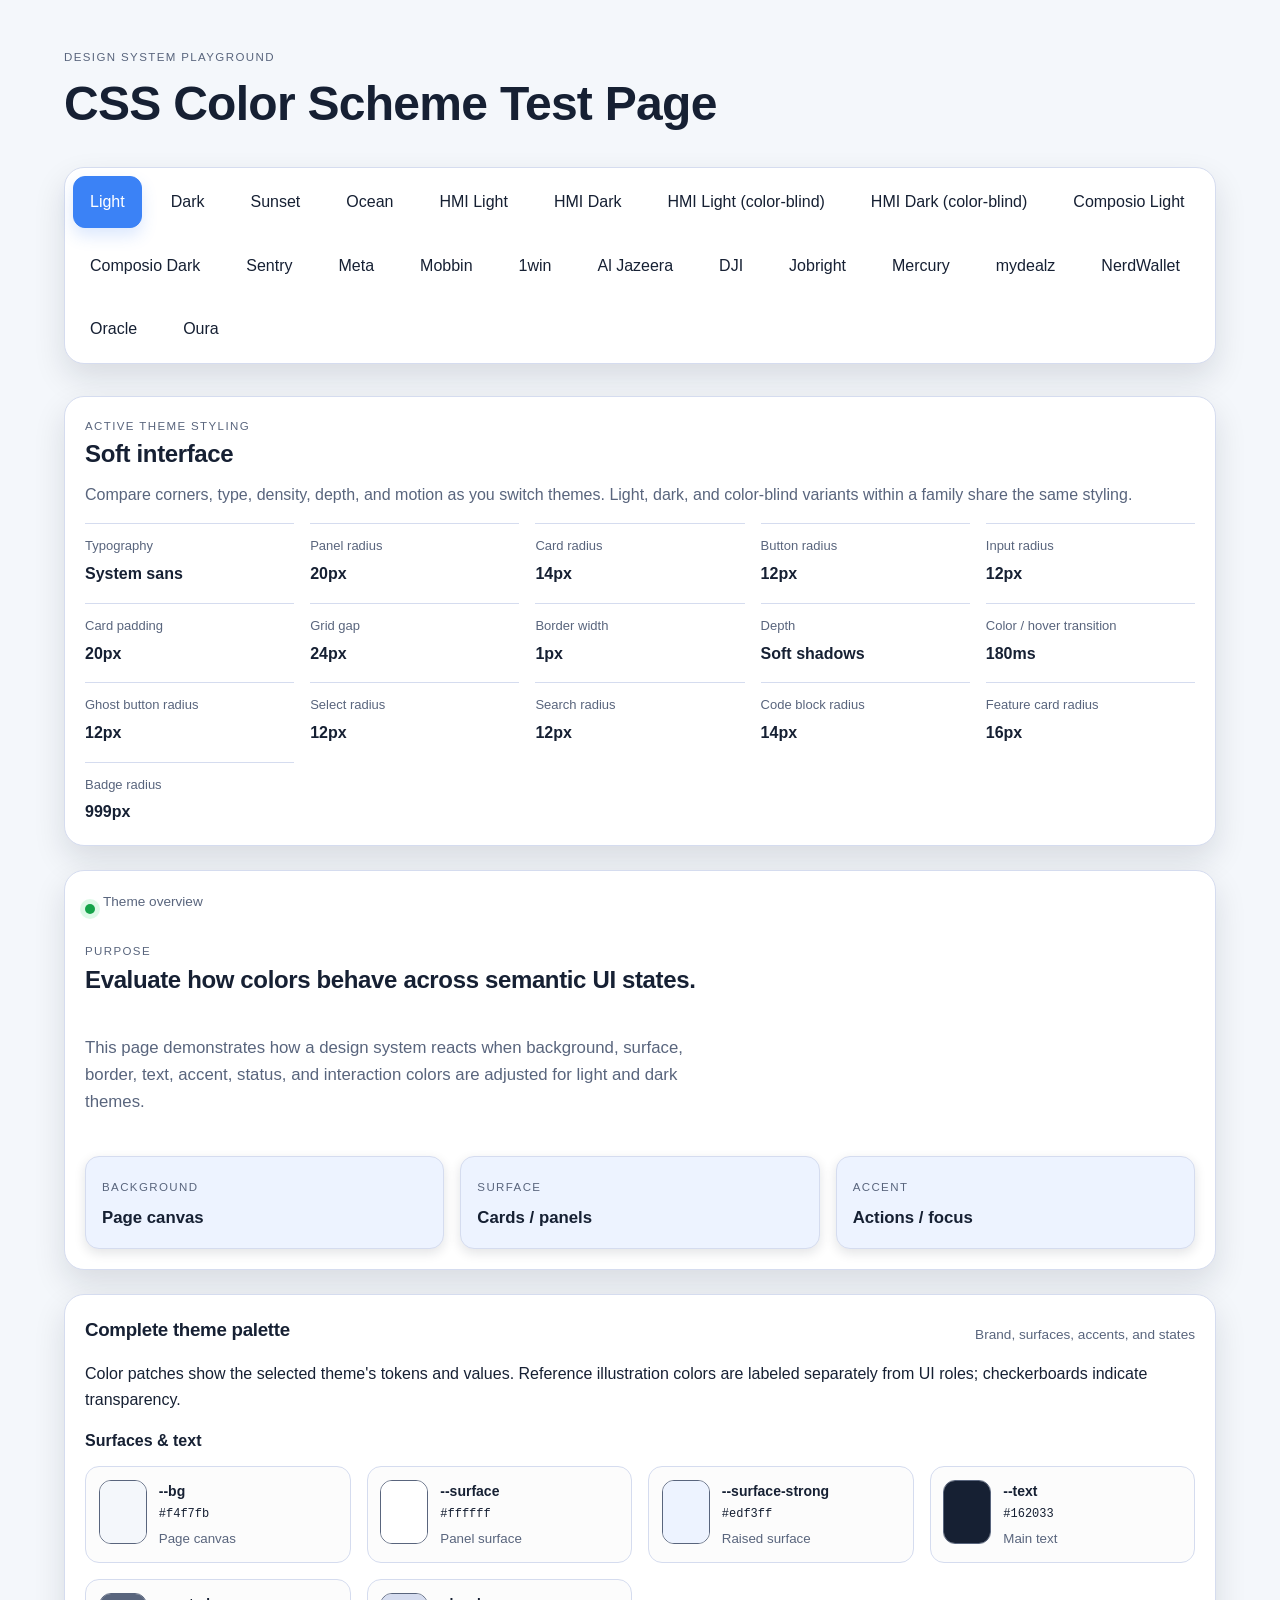
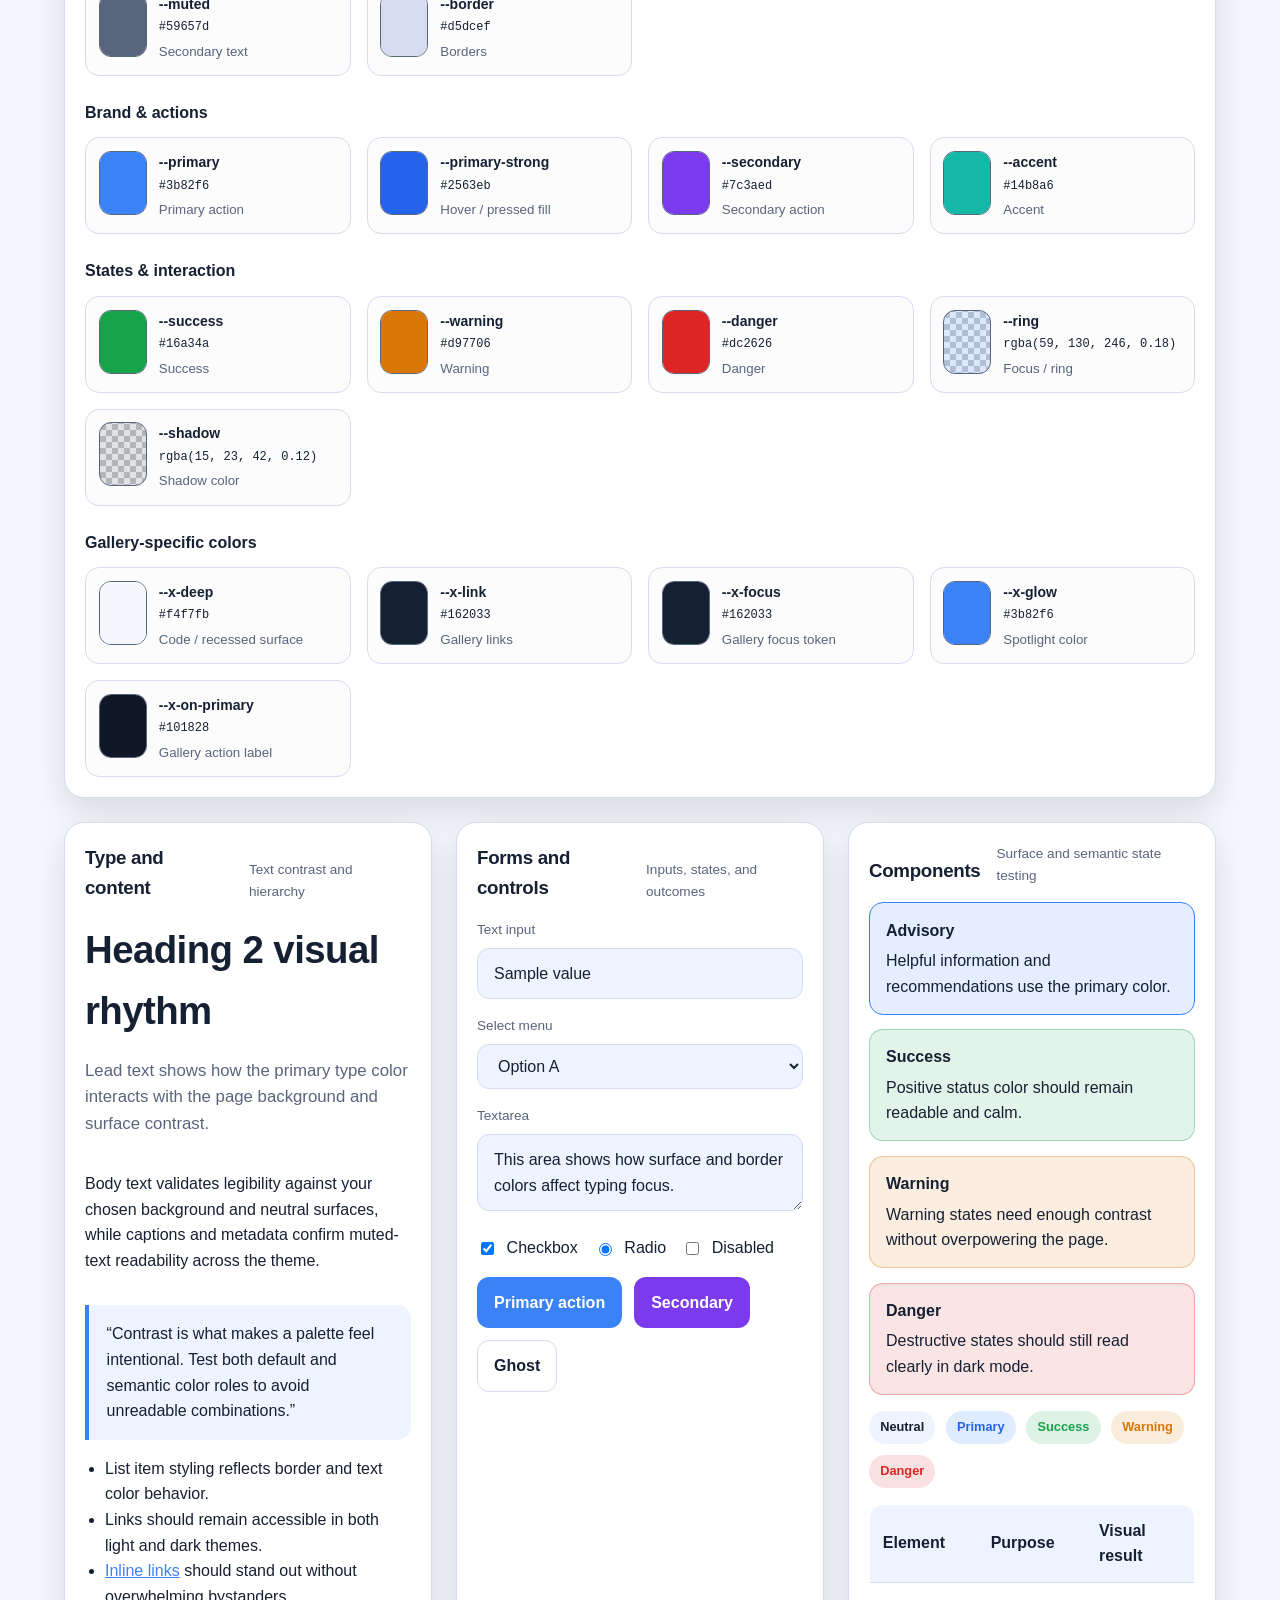
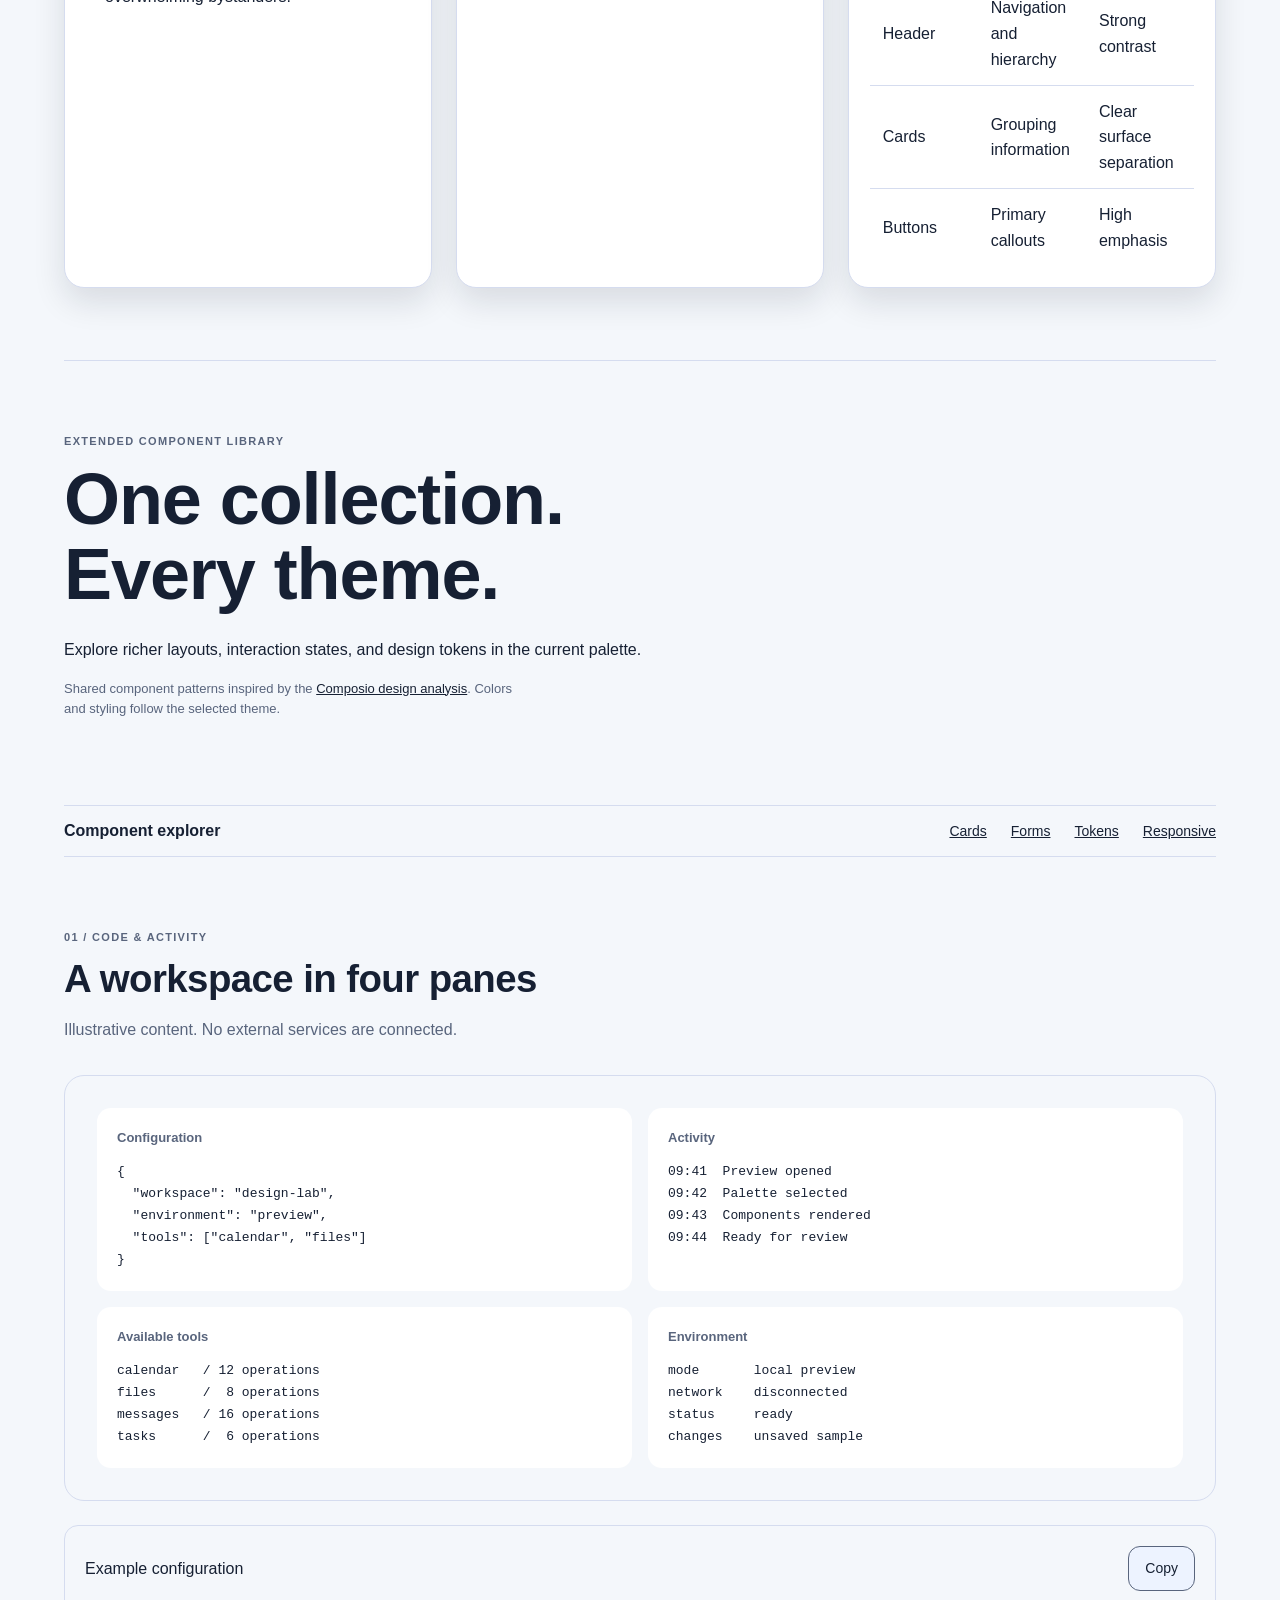
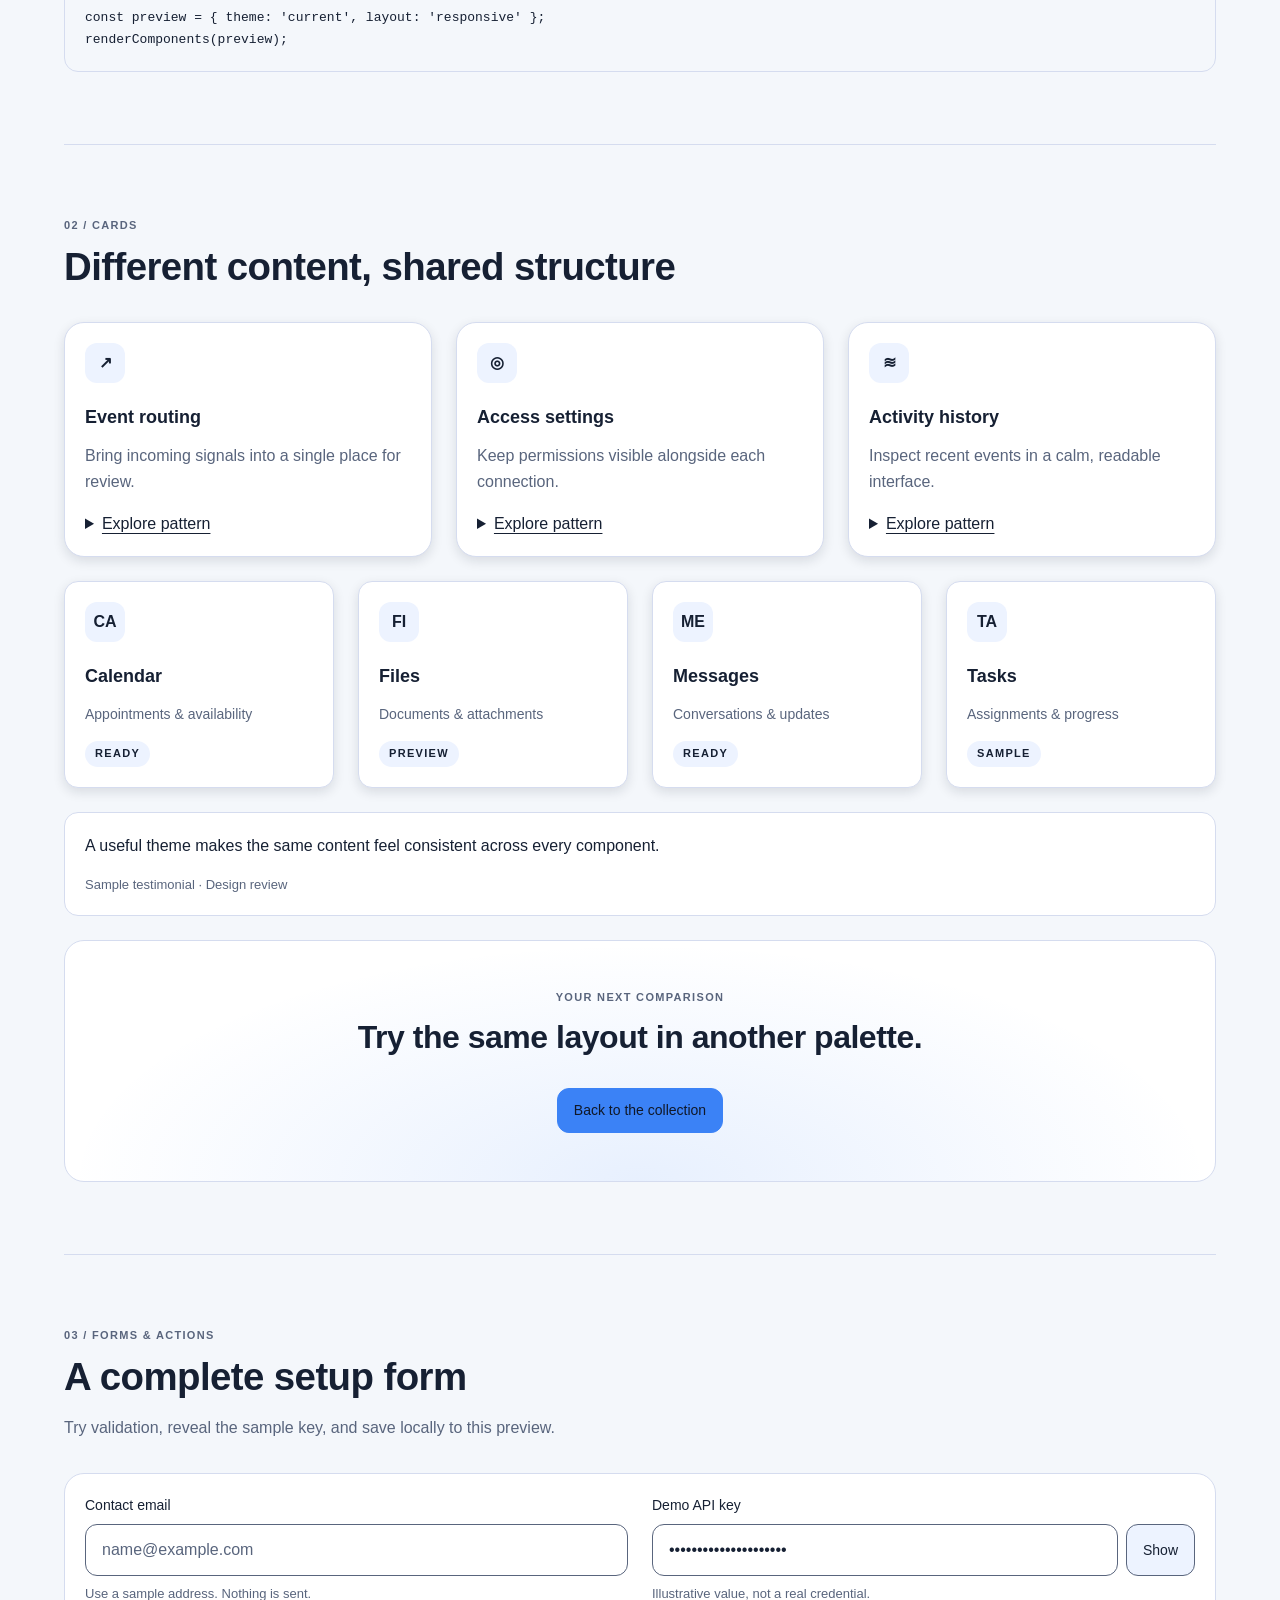
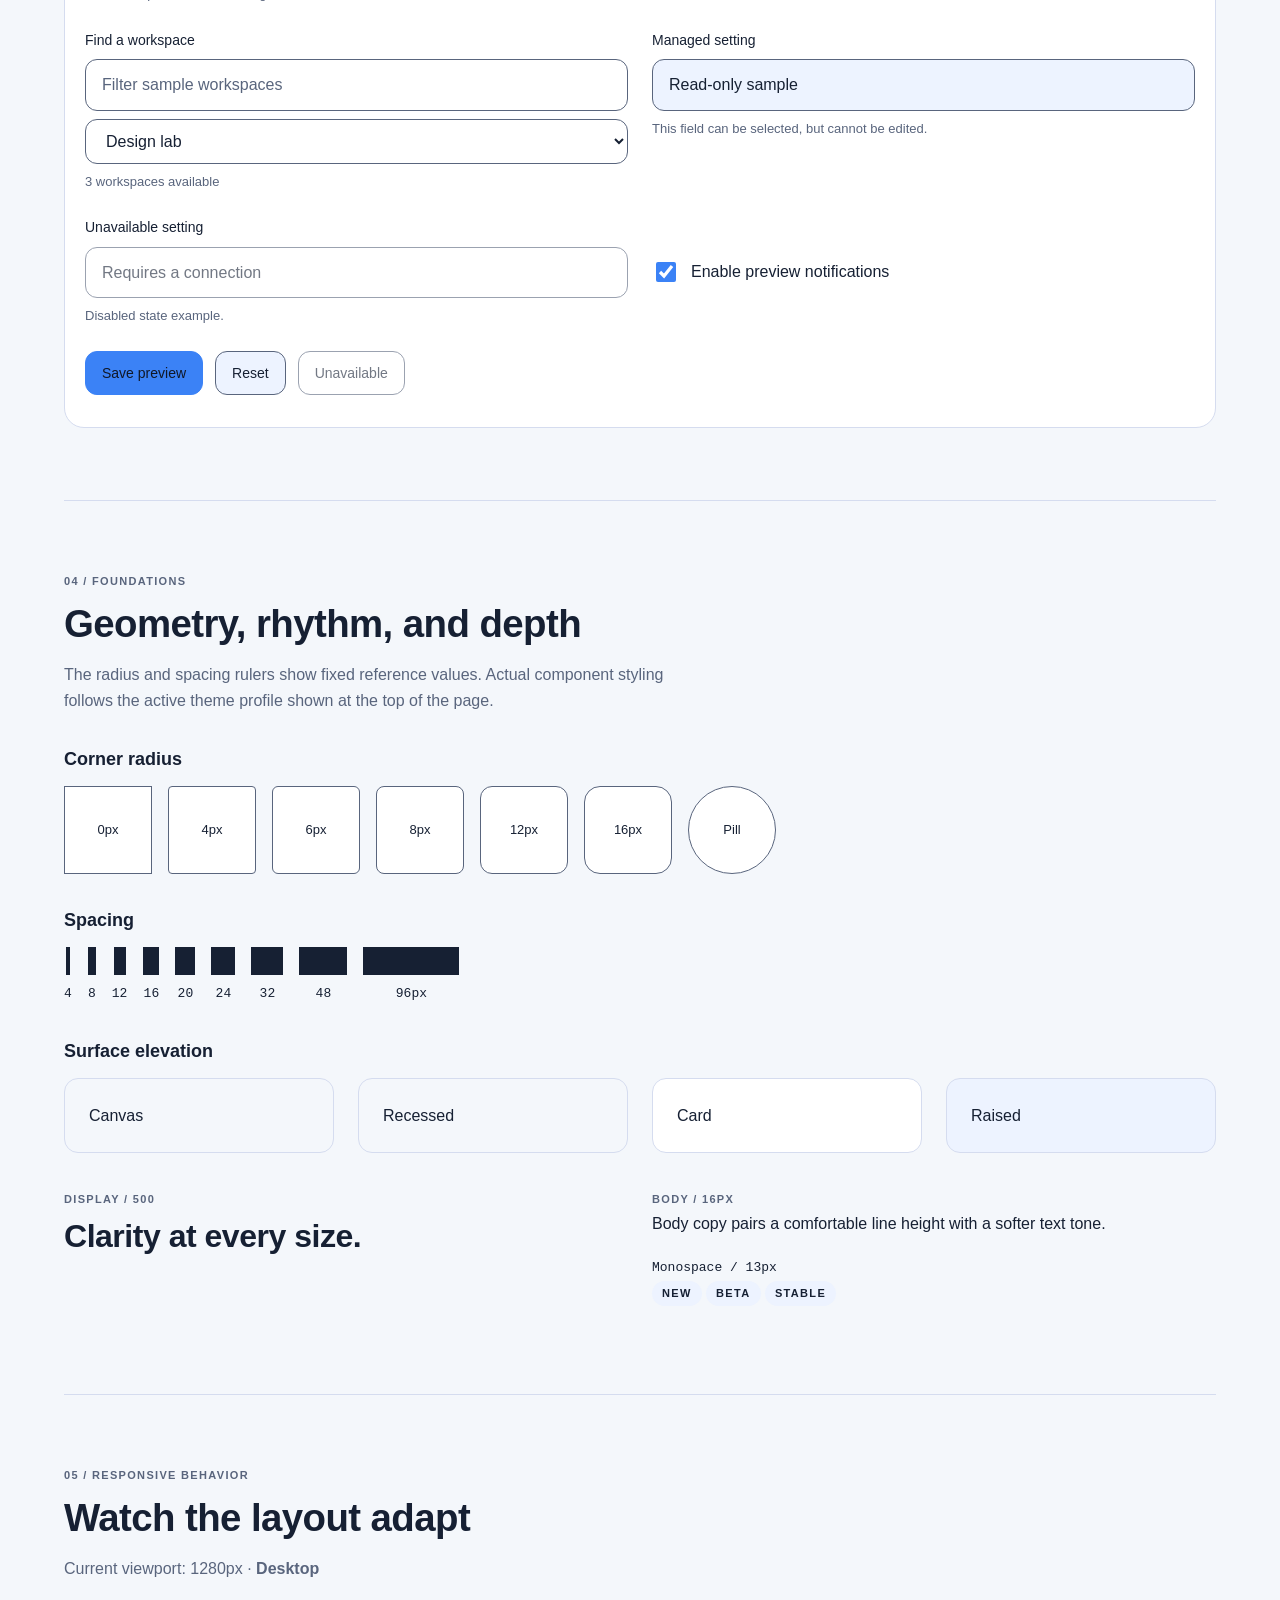
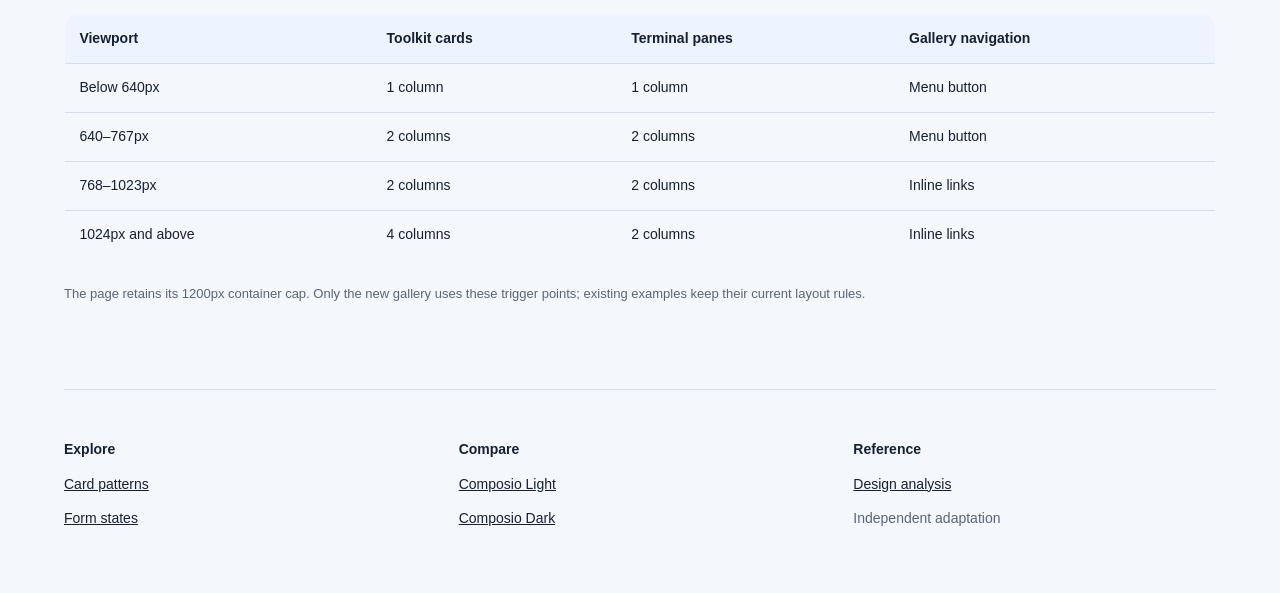
<file: index.html>
<!DOCTYPE html>
<html lang="en">
  <head>
    <meta charset="UTF-8" />
    <meta name="viewport" content="width=device-width, initial-scale=1.0" />
    <meta
      name="description"
      content="Theme playground for testing CSS color variables across light and dark color schemes."
    />
    <meta name="theme-color" content="#3b82f6" />
    <title>CSS Color Scheme Playground</title>
    <link rel="stylesheet" href="styles.css" />
    <link rel="stylesheet" href="gallery.css" />
    <link rel="stylesheet" href="theme-styles.css" />
    <link rel="stylesheet" href="sentry.css" />
    <link rel="stylesheet" href="palette.css" />
    <link rel="stylesheet" href="meta.css" />
    <link rel="stylesheet" href="catalog-themes.css" />
  </head>
  <body>
    <div class="app-shell">
      <header class="topbar">
        <div>
          <p class="eyebrow">Design system playground</p>
          <h1>CSS Color Scheme Test Page</h1>
        </div>

        <div class="theme-picker" role="group" aria-label="Theme selector">
          <button class="theme-option is-active" data-theme-option="light" type="button">
            Light
          </button>
          <button class="theme-option" data-theme-option="dark" type="button">Dark</button>
          <button class="theme-option" data-theme-option="sunset" type="button">Sunset</button>
          <button class="theme-option" data-theme-option="ocean" type="button">Ocean</button>
          <button class="theme-option" data-theme-option="hmi-light" type="button">HMI Light</button>
          <button class="theme-option" data-theme-option="hmi-dark" type="button">HMI Dark</button>
          <button class="theme-option" data-theme-option="hmi-light-cvd" type="button">HMI Light (color-blind)</button>
          <button class="theme-option" data-theme-option="hmi-dark-cvd" type="button">HMI Dark (color-blind)</button>
          <a class="theme-option" data-theme-option="composio-light" href="composio-light.html">Composio Light</a>
          <a class="theme-option" data-theme-option="composio-dark" href="composio-dark.html">Composio Dark</a>
          <a class="theme-option" data-theme-option="sentry" href="sentry.html">Sentry</a>
          <a class="theme-option" data-theme-option="meta" href="meta.html">Meta</a>
          <button class="theme-option" data-theme-option="mobbin" type="button">Mobbin</button>
          <button class="theme-option" data-theme-option="1win" type="button">1win</button>
          <button class="theme-option" data-theme-option="aljazeera" type="button">Al Jazeera</button>
          <button class="theme-option" data-theme-option="dji" type="button">DJI</button>
          <button class="theme-option" data-theme-option="jobright" type="button">Jobright</button>
          <button class="theme-option" data-theme-option="mercury" type="button">Mercury</button>
          <button class="theme-option" data-theme-option="mydealz" type="button">mydealz</button>
          <button class="theme-option" data-theme-option="nerdwallet" type="button">NerdWallet</button>
          <button class="theme-option" data-theme-option="oracle" type="button">Oracle</button>
          <button class="theme-option" data-theme-option="oura" type="button">Oura</button>
        </div>
      </header>

      <main class="page-grid">
        <section class="panel style-profile" aria-labelledby="style-profile-title">
          <p class="section-kicker">Active theme styling</p>
          <h2 id="style-profile-title" data-style-token="--profile-label">Theme profile</h2>
          <p>Compare corners, type, density, depth, and motion as you switch themes.
            Light, dark, and color-blind variants within a family share the same styling.</p>
          <dl>
            <div><dt>Typography</dt><dd data-style-token="--font-label"></dd></div>
            <div><dt>Panel radius</dt><dd data-style-token="--radius-panel"></dd></div>
            <div><dt>Card radius</dt><dd data-style-token="--radius-card"></dd></div>
            <div><dt>Button radius</dt><dd data-style-token="--radius-button"></dd></div>
            <div><dt>Input radius</dt><dd data-style-token="--radius-control"></dd></div>
            <div><dt>Card padding</dt><dd data-style-token="--space-card"></dd></div>
            <div><dt>Grid gap</dt><dd data-style-token="--space-gap"></dd></div>
            <div><dt>Border width</dt><dd data-style-token="--border-width"></dd></div>
            <div><dt>Depth</dt><dd data-style-token="--elevation-label"></dd></div>
            <div><dt>Color / hover transition</dt><dd data-style-token="--motion-duration"></dd></div>
            <div><dt>Ghost button radius</dt><dd data-radius-selector=".ghost-button"></dd></div>
            <div><dt>Select radius</dt><dd data-radius-selector="#workspace-options"></dd></div>
            <div><dt>Search radius</dt><dd data-radius-selector="#workspace-search"></dd></div>
            <div><dt>Code block radius</dt><dd data-radius-selector=".x-code"></dd></div>
            <div><dt>Feature card radius</dt><dd data-radius-selector=".x-feature"></dd></div>
            <div><dt>Badge radius</dt><dd data-radius-selector=".x-tag"></dd></div>
          </dl>
        </section>
        <section class="panel hmi-demo" aria-labelledby="hmi-title">
          <p class="section-kicker">Operator display / sample states</p>
          <h2 id="hmi-title">Quiet during normal operation. Clear when attention is needed.</h2>
          <p class="lead">Neutral surfaces keep the process readable. Alarm priorities use color,
            shape, and text together. Color-blind variants use orange, blue, and purple instead
            of red-based priority coding; labels remain the same in every HMI theme.</p>
          <div class="alarm-grid">
            <div class="alarm-sample normal-state"><span class="alarm-symbol normal-symbol" aria-hidden="true">&#10003;</span><div><strong>Normal / running</strong><p>P-101 pump · No active alarm</p></div></div>
            <div class="alarm-sample priority-1"><span class="alarm-symbol octagon" aria-hidden="true">!</span><div><strong>P1 · High priority</strong><p>PT-101 · Pressure high-high</p></div></div>
            <div class="alarm-sample priority-2"><span class="alarm-symbol triangle" aria-hidden="true">!</span><div><strong>P2 · Medium priority</strong><p>LT-202 · Level high</p></div></div>
            <div class="alarm-sample priority-3"><span class="alarm-symbol square" aria-hidden="true">!</span><div><strong>P3 · Low priority</strong><p>FT-303 · Flow low</p></div></div>
          </div>
          <p class="hmi-note">Design study informed by ISA-101, EEMUA 201, and IEC 62682.
            These are adapted palettes, not a certified HMI or a standard-mandated color scheme.
            Priority assignments are illustrative.</p>
        </section>
        <section class="panel hero-panel">
          <div class="panel-header">
            <span class="status-dot"></span>
            <p>Theme overview</p>
          </div>

          <div class="hero-content">
            <div>
              <p class="section-kicker">Purpose</p>
              <h2>Evaluate how colors behave across semantic UI states.</h2>
            </div>
            <p class="lead">
              This page demonstrates how a design system reacts when background, surface,
              border, text, accent, status, and interaction colors are adjusted for light and
              dark themes.
            </p>
          </div>

          <div class="hero-metrics">
            <div class="metric-card">
              <span class="metric-label">Background</span>
              <strong>Page canvas</strong>
            </div>
            <div class="metric-card">
              <span class="metric-label">Surface</span>
              <strong>Cards / panels</strong>
            </div>
            <div class="metric-card">
              <span class="metric-label">Accent</span>
              <strong>Actions / focus</strong>
            </div>
          </div>
        </section>

        <section class="panel palette-panel" aria-labelledby="palette-title">
          <div class="section-heading"><h3 id="palette-title">Complete theme palette</h3><span>Brand, surfaces, accents, and states</span></div>
          <p>Color patches show the selected theme's tokens and values. Reference illustration colors are labeled separately from UI roles; checkerboards indicate transparency.</p>
          <div id="theme-palette"></div>
          <noscript>Enable JavaScript to display the active theme's color patches.</noscript>
        </section>

        <section class="panel">
          <div class="section-heading">
            <h3>Type and content</h3>
            <span>Text contrast and hierarchy</span>
          </div>

          <div class="type-demo">
            <h2>Heading 2 visual rhythm</h2>
            <p class="lead">
              Lead text shows how the primary type color interacts with the page background and
              surface contrast.
            </p>
            <p>
              Body text validates legibility against your chosen background and neutral surfaces,
              while captions and metadata confirm muted-text readability across the theme.
            </p>
            <blockquote>
              “Contrast is what makes a palette feel intentional. Test both default and semantic
              color roles to avoid unreadable combinations.”
            </blockquote>
            <ul>
              <li>List item styling reflects border and text color behavior.</li>
              <li>Links should remain accessible in both light and dark themes.</li>
              <li><a href="#">Inline links</a> should stand out without overwhelming bystanders.</li>
            </ul>
          </div>
        </section>

        <section class="panel">
          <div class="section-heading">
            <h3>Forms and controls</h3>
            <span>Inputs, states, and outcomes</span>
          </div>

          <div class="control-stack">
            <label class="field">
              <span>Text input</span>
              <input type="text" value="Sample value" aria-label="Text input sample" />
            </label>

            <label class="field">
              <span>Select menu</span>
              <select aria-label="Select sample">
                <option>Option A</option>
                <option>Option B</option>
                <option>Option C</option>
              </select>
            </label>

            <label class="field">
              <span>Textarea</span>
              <textarea aria-label="Textarea sample">This area shows how surface and border colors affect typing focus.</textarea>
            </label>

            <div class="check-grid">
              <label class="check-row"><input type="checkbox" checked /> Checkbox</label>
              <label class="check-row"><input type="radio" name="demo-radio" checked /> Radio</label>
              <label class="check-row"><input type="checkbox" /> Disabled</label>
            </div>

            <div class="button-row">
              <button class="primary-button" type="button">Primary action</button>
              <button class="secondary-button" type="button">Secondary</button>
              <button class="ghost-button" type="button">Ghost</button>
            </div>
          </div>
        </section>

        <section class="panel">
          <div class="section-heading">
            <h3>Components</h3>
            <span>Surface and semantic state testing</span>
          </div>

          <div class="component-row">
            <div class="alert alert-advisory">
              <strong>Advisory</strong>
              <span>Helpful information and recommendations use the primary color.</span>
            </div>
            <div class="alert alert-success">
              <strong>Success</strong>
              <span>Positive status color should remain readable and calm.</span>
            </div>
            <div class="alert alert-warning">
              <strong>Warning</strong>
              <span>Warning states need enough contrast without overpowering the page.</span>
            </div>
            <div class="alert alert-danger">
              <strong>Danger</strong>
              <span>Destructive states should still read clearly in dark mode.</span>
            </div>
          </div>

          <div class="badge-row">
            <span class="badge badge-neutral">Neutral</span>
            <span class="badge badge-primary">Primary</span>
            <span class="badge badge-success">Success</span>
            <span class="badge badge-warning">Warning</span>
            <span class="badge badge-danger">Danger</span>
          </div>

          <table>
            <thead>
              <tr>
                <th>Element</th>
                <th>Purpose</th>
                <th>Visual result</th>
              </tr>
            </thead>
            <tbody>
              <tr>
                <td>Header</td>
                <td>Navigation and hierarchy</td>
                <td>Strong contrast</td>
              </tr>
              <tr>
                <td>Cards</td>
                <td>Grouping information</td>
                <td>Clear surface separation</td>
              </tr>
              <tr>
                <td>Buttons</td>
                <td>Primary callouts</td>
                <td>High emphasis</td>
              </tr>
            </tbody>
          </table>
        </section>
        <!-- Shared additive gallery: original examples above retain their styles. -->
        <section class="x-gallery" aria-labelledby="extended-title">
          <header class="x-intro">
            <p class="x-eyebrow">Extended component library</p>
            <h2 id="extended-title">One collection.<br /><span class="theme-keyword">Every theme.</span></h2>
            <p class="sentry-reference">Sentry-inspired styling from the <a href="https://getdesign.md/sentry/design-md">independent design analysis</a>. Rubik stands in for the proprietary display face.</p>
            <p class="meta-only">Meta-inspired styling from the <a href="https://getdesign.md/meta/design-md">independent store design analysis</a>. Montserrat is the documented fallback for Optimistic VF.</p>
            <p>Explore richer layouts, interaction states, and design tokens in the current palette.</p>
            <p class="x-caption">Shared component patterns inspired by the <a href="https://getdesign.md/composio/design-md">Composio design analysis</a>.
              Colors and styling follow the selected theme.</p>
          </header>

          <nav class="x-nav" aria-label="Component gallery">
            <strong>Component explorer</strong>
            <button class="x-button x-menu" aria-expanded="false" aria-controls="gallery-links" type="button">Menu</button>
            <div id="gallery-links" class="x-nav-links">
              <a href="#gallery-cards">Cards</a><a href="#gallery-forms">Forms</a>
              <a href="#gallery-tokens">Tokens</a><a href="#gallery-responsive">Responsive</a>
            </div>
          </nav>

          <section class="x-section" aria-labelledby="terminal-title">
            <div class="x-heading"><p class="x-eyebrow">01 / Code &amp; activity</p><h3 id="terminal-title">A workspace in four panes</h3><p>Illustrative content. No external services are connected.</p></div>
            <div class="x-terminal-grid">
              <article class="x-terminal"><h4>Configuration</h4><pre><code>{
  "workspace": "design-lab",
  "environment": "preview",
  "tools": ["calendar", "files"]
}</code></pre></article>
              <article class="x-terminal"><h4>Activity</h4><pre><code>09:41  Preview opened
09:42  Palette selected
09:43  Components rendered
09:44  Ready for review</code></pre></article>
              <article class="x-terminal"><h4>Available tools</h4><pre><code>calendar   / 12 operations
files      /  8 operations
messages   / 16 operations
tasks      /  6 operations</code></pre></article>
              <article class="x-terminal"><h4>Environment</h4><pre><code>mode       local preview
network    disconnected
status     ready
changes    unsaved sample</code></pre></article>
            </div>
            <div class="x-code"><div class="x-code-bar"><span>Example configuration</span><button class="x-button" id="copy-example" type="button">Copy</button></div><pre><code id="example-code">const preview = { theme: 'current', layout: 'responsive' };
renderComponents(preview);</code></pre><p id="copy-status" class="x-caption" role="status"></p></div>
          </section>

          <section id="gallery-cards" class="x-section" aria-labelledby="cards-title">
            <div class="x-heading"><p class="x-eyebrow">02 / Cards</p><h3 id="cards-title">Different content, shared structure</h3></div>
            <div class="x-feature-grid">
              <article class="x-feature"><span class="x-icon" aria-hidden="true">↗</span><h4>Event routing</h4><p>Bring incoming signals into a single place for review.</p><details><summary>Explore pattern</summary><p>A feature card pairs a compact icon, heading, description, and disclosure.</p></details></article>
              <article class="x-feature"><span class="x-icon" aria-hidden="true">◎</span><h4>Access settings</h4><p>Keep permissions visible alongside each connection.</p><details><summary>Explore pattern</summary><p>Text and icon cues communicate meaning without relying on color alone.</p></details></article>
              <article class="x-feature"><span class="x-icon" aria-hidden="true">≋</span><h4>Activity history</h4><p>Inspect recent events in a calm, readable interface.</p><details><summary>Explore pattern</summary><p>Surface and border tokens adapt the same card to every theme.</p></details></article>
            </div>
            <div class="x-toolkit-grid">
              <article class="x-toolkit"><span class="x-icon" aria-hidden="true">CA</span><h4>Calendar</h4><p>Appointments &amp; availability</p><span class="x-tag">Ready</span></article>
              <article class="x-toolkit"><span class="x-icon" aria-hidden="true">FI</span><h4>Files</h4><p>Documents &amp; attachments</p><span class="x-tag">Preview</span></article>
              <article class="x-toolkit"><span class="x-icon" aria-hidden="true">ME</span><h4>Messages</h4><p>Conversations &amp; updates</p><span class="x-tag">Ready</span></article>
              <article class="x-toolkit"><span class="x-icon" aria-hidden="true">TA</span><h4>Tasks</h4><p>Assignments &amp; progress</p><span class="x-tag">Sample</span></article>
            </div>
            <figure class="x-quote"><blockquote>A useful theme makes the same content feel consistent across every component.</blockquote><figcaption>Sample testimonial · Design review</figcaption></figure>
            <div class="x-spotlight"><p class="x-eyebrow">Your next comparison</p><h3>Try the same layout in another palette.</h3><a class="x-button x-button-primary" href="#extended-title">Back to the collection</a></div>
          </section>

          <section id="gallery-forms" class="x-section" aria-labelledby="forms-title">
            <div class="meta-only meta-product">
              <div><p class="x-eyebrow">Purchase action / visual sample</p><h3>Explore a different kind of connection.</h3><p>This sample separates the guide's blue purchase action from its black marketing buttons.</p></div>
              <div class="meta-purchase"><strong>Demo accessory</strong><span>Illustrative item · no checkout</span><button class="x-button meta-buy-cta" id="meta-add-sample" type="button">Add sample</button><p id="meta-cart-status" role="status"></p></div>
            </div>
            <div class="x-heading"><p class="x-eyebrow">03 / Forms &amp; actions</p><h3 id="forms-title">A complete setup form</h3><p>Try validation, reveal the sample key, and save locally to this preview.</p></div>
            <form id="sample-setup" class="x-form" novalidate>
              <label class="x-field">Contact email<input id="sample-email" name="email" type="email" placeholder="name@example.com" required aria-describedby="email-help email-error" /><small id="email-help">Use a sample address. Nothing is sent.</small><span id="email-error" class="x-error" hidden>Enter an email address in the form name@example.com.</span></label>
              <div class="x-field"><label for="sample-key">Demo API key</label><div class="x-input-action"><input id="sample-key" type="password" value="demo_key_not_a_secret" autocomplete="off" /><button id="reveal-key" class="x-button" type="button" aria-controls="sample-key" aria-pressed="false">Show</button></div><small>Illustrative value, not a real credential.</small></div>
              <label class="x-field">Find a workspace<input id="workspace-search" type="search" placeholder="Filter sample workspaces" aria-controls="workspace-options" /><select id="workspace-options" aria-label="Sample workspace"><option>Design lab</option><option>Engineering</option><option>Operations</option></select><small id="workspace-count" role="status">3 workspaces available</small></label>
              <label class="x-field">Managed setting<input value="Read-only sample" readonly /><small>This field can be selected, but cannot be edited.</small></label>
              <label class="x-field">Unavailable setting<input value="Requires a connection" disabled /><small>Disabled state example.</small></label>
              <label class="x-check"><input type="checkbox" role="switch" checked /> Enable preview notifications</label>
              <div class="x-form-actions"><button class="x-button x-button-primary" type="submit">Save preview</button><button class="x-button" type="reset">Reset</button><button class="x-button x-outline" disabled type="button">Unavailable</button><p id="form-status" role="status"></p></div>
            </form>
          </section>

          <section id="gallery-tokens" class="x-section" aria-labelledby="tokens-title">
            <div class="x-heading"><p class="x-eyebrow">04 / Foundations</p><h3 id="tokens-title">Geometry, rhythm, and depth</h3><p>The radius and spacing rulers show fixed reference values. Actual component styling follows the active theme profile shown at the top of the page.</p></div>
            <h4>Corner radius</h4><div class="x-radius-row">
              <div style="--sample-radius:0px">0px</div><div style="--sample-radius:4px">4px</div><div style="--sample-radius:6px">6px</div><div style="--sample-radius:8px">8px</div><div style="--sample-radius:12px">12px</div><div style="--sample-radius:16px">16px</div><div style="--sample-radius:9999px">Pill</div>
            </div>
            <h4>Spacing</h4><div class="x-spacing-row">
              <div><span style="width:4px"></span><code>4</code></div><div><span style="width:8px"></span><code>8</code></div><div><span style="width:12px"></span><code>12</code></div><div><span style="width:16px"></span><code>16</code></div><div><span style="width:20px"></span><code>20</code></div><div><span style="width:24px"></span><code>24</code></div><div><span style="width:32px"></span><code>32</code></div><div><span style="width:48px"></span><code>48</code></div><div><span style="width:96px"></span><code>96px</code></div>
            </div>
            <h4>Surface elevation</h4><div class="x-elevation-grid"><div class="x-level-canvas">Canvas</div><div class="x-level-deep">Recessed</div><div class="x-level-card">Card</div><div class="x-level-raised">Raised</div></div>
            <div class="x-type-grid"><div><span class="x-eyebrow">Display / 500</span><p class="x-display-sample">Clarity at every size.</p></div><div><span class="x-eyebrow">Body / 16px</span><p>Body copy pairs a comfortable line height with a softer text tone.</p><code>Monospace / 13px</code><p><span class="x-tag">New</span> <span class="x-tag">Beta</span> <span class="x-tag">Stable</span></p></div></div>
          </section>

          <section id="gallery-responsive" class="x-section" aria-labelledby="responsive-title">
            <div class="x-heading"><p class="x-eyebrow">05 / Responsive behavior</p><h3 id="responsive-title">Watch the layout adapt</h3><p>Current viewport: <output id="viewport-width"></output> · <strong id="viewport-range"></strong></p></div>
            <div class="x-table-wrap" tabindex="0" role="region" aria-label="Responsive breakpoint table"><table><thead><tr><th>Viewport</th><th>Toolkit cards</th><th>Terminal panes</th><th>Gallery navigation</th></tr></thead><tbody><tr><td>Below 640px</td><td>1 column</td><td>1 column</td><td>Menu button</td></tr><tr><td>640–767px</td><td>2 columns</td><td>2 columns</td><td>Menu button</td></tr><tr><td>768–1023px</td><td>2 columns</td><td>2 columns</td><td>Inline links</td></tr><tr><td>1024px and above</td><td>4 columns</td><td>2 columns</td><td>Inline links</td></tr></tbody></table></div>
            <p class="x-caption">The page retains its 1200px container cap. Only the new gallery uses these trigger points; existing examples keep their current layout rules.</p>
          </section>
          <footer class="x-footer"><div><strong>Explore</strong><a href="#gallery-cards">Card patterns</a><a href="#gallery-forms">Form states</a></div><div><strong>Compare</strong><a href="composio-light.html">Composio Light</a><a href="composio-dark.html">Composio Dark</a></div><div><strong>Reference</strong><a href="https://getdesign.md/composio/design-md">Design analysis</a><span>Independent adaptation</span></div></footer>
        </section>

      </main>
    </div>

    <script src="catalog-themes.js"></script>
    <script src="palette.js"></script>
    <script src="script.js"></script>
    <script src="gallery.js"></script>
  </body>
</html>
</file>
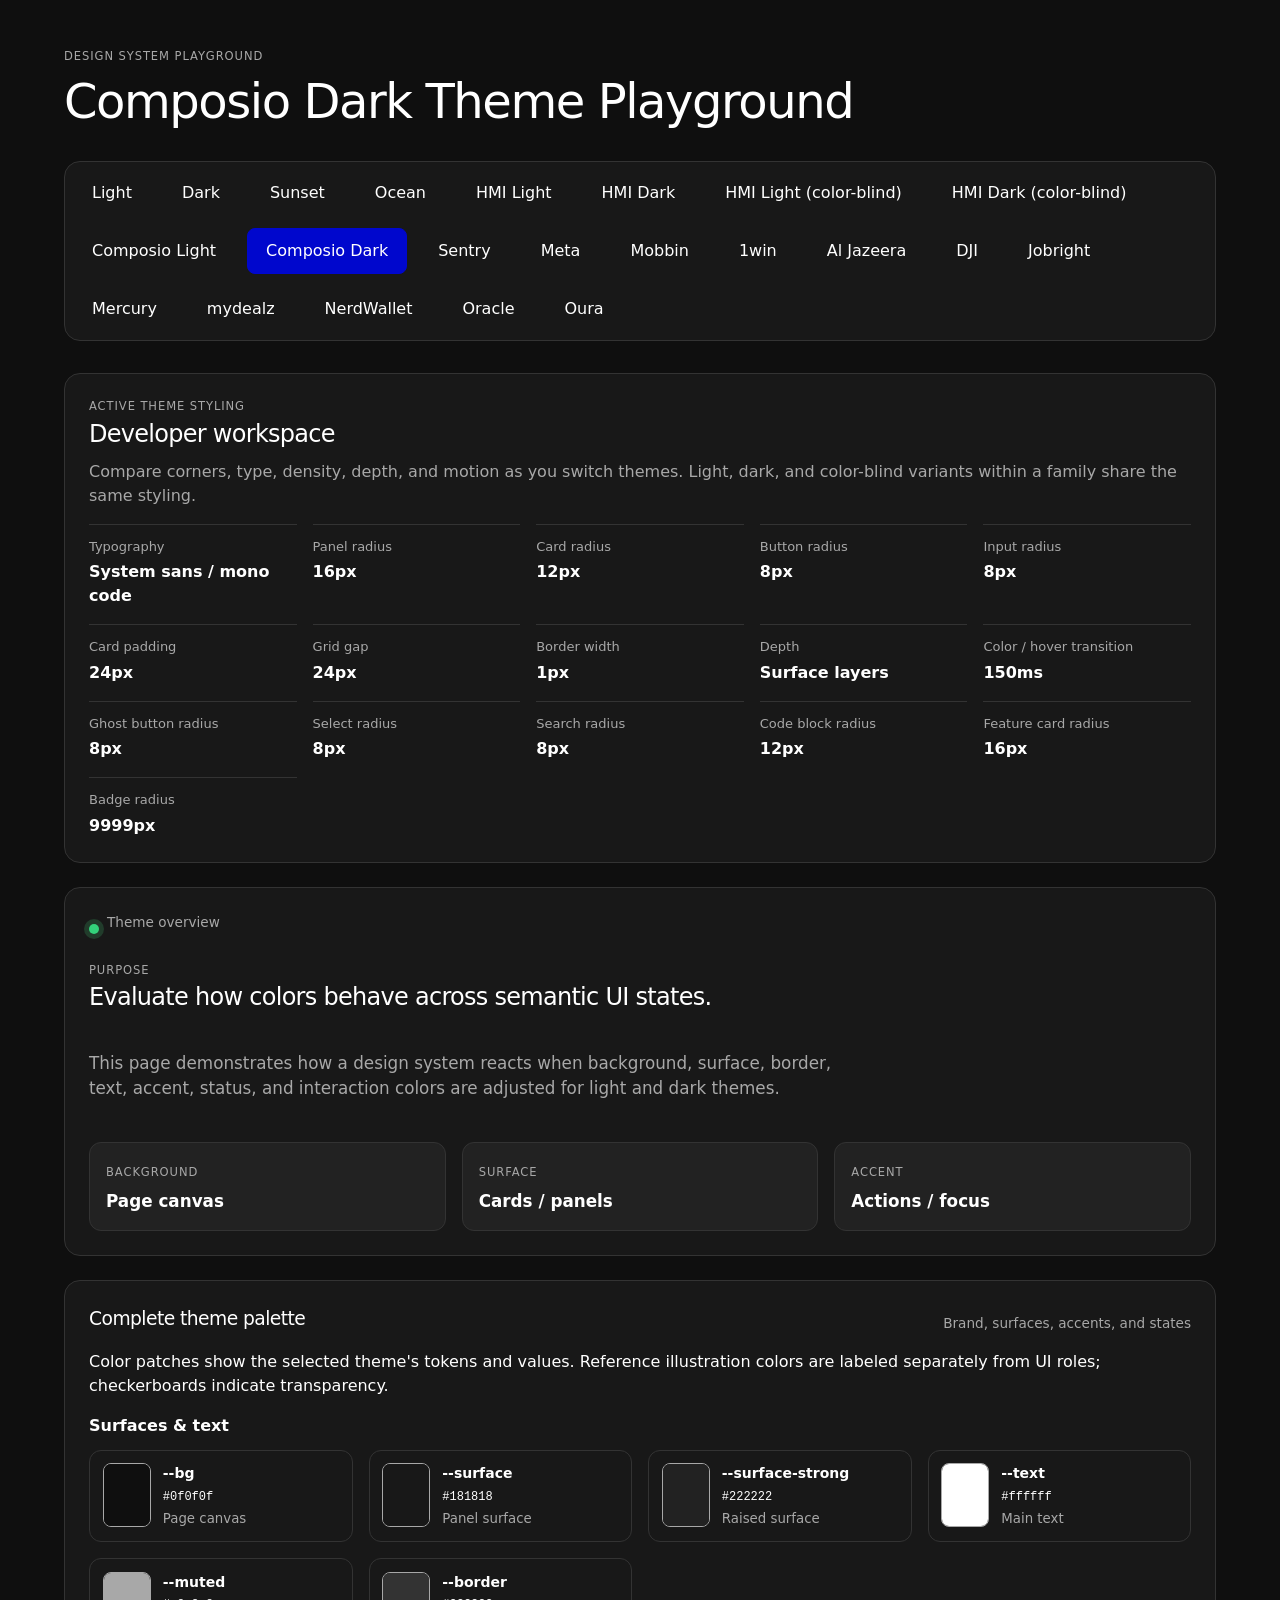
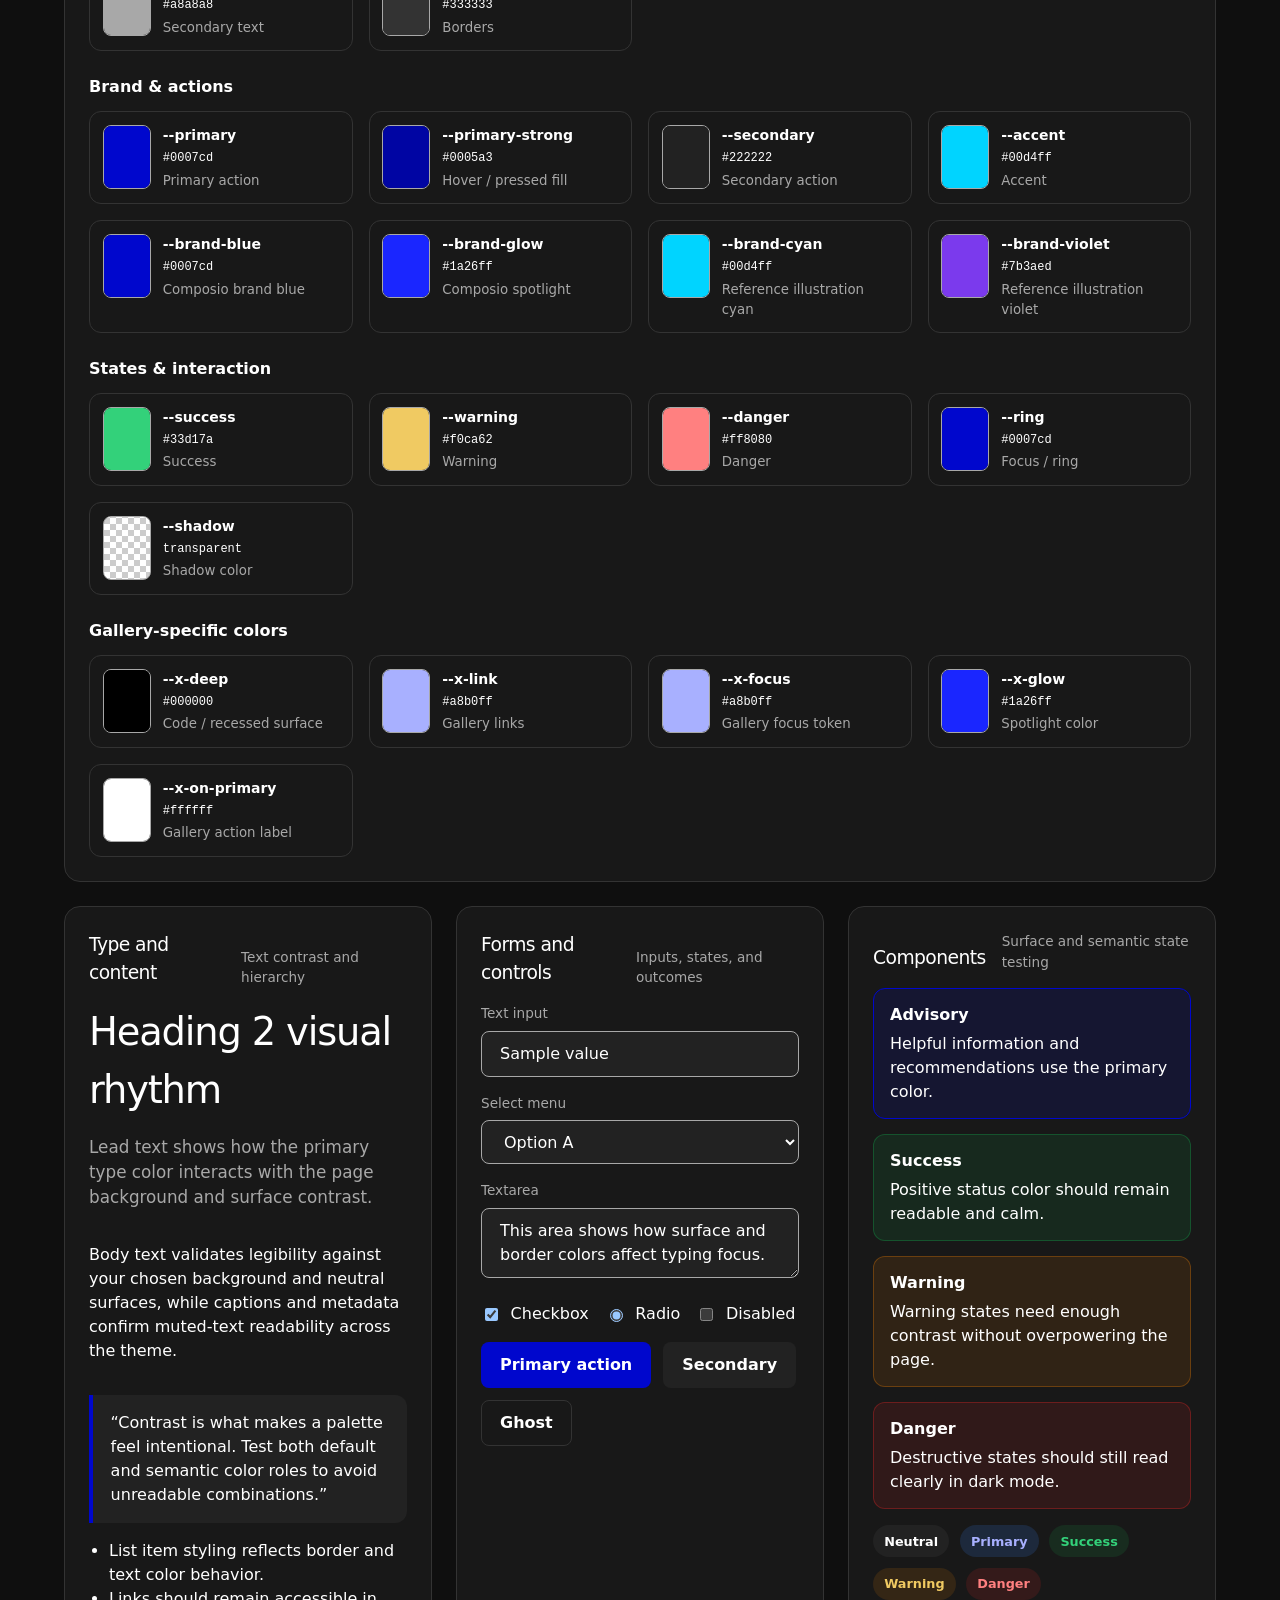
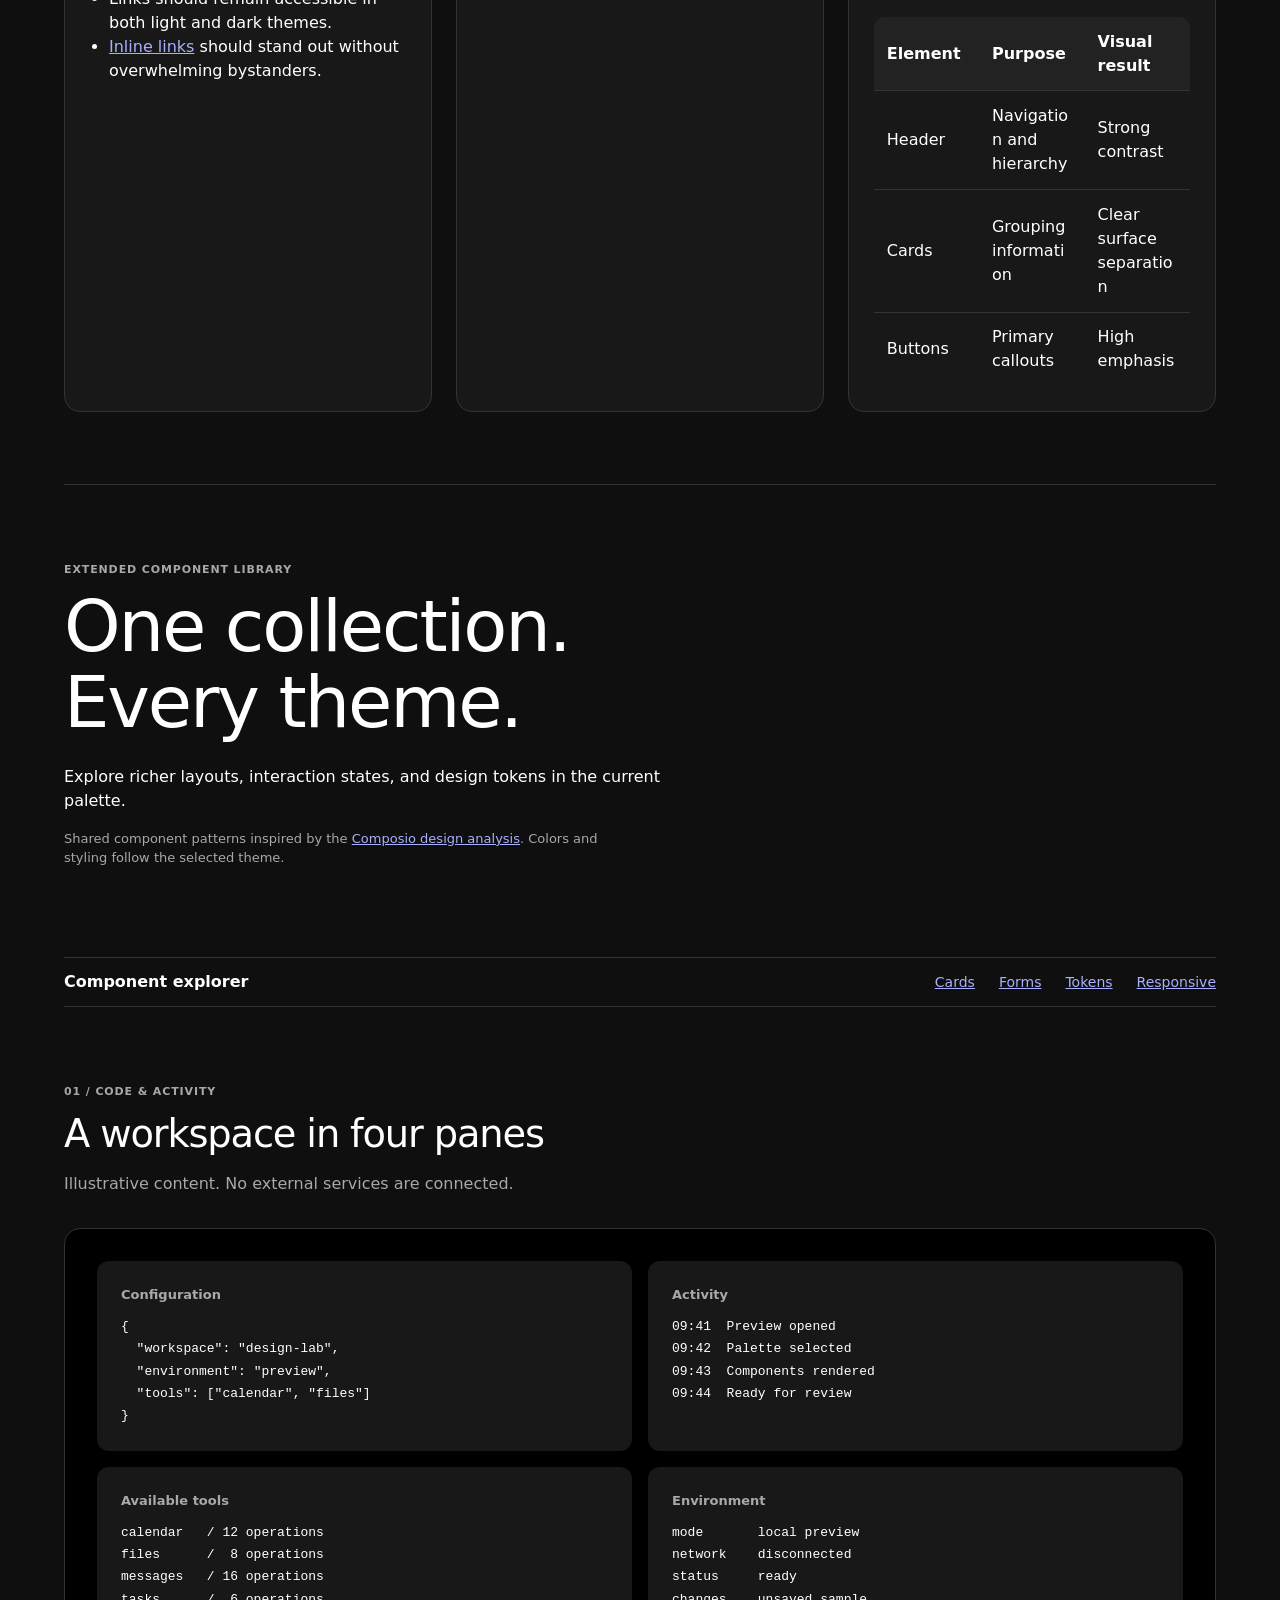
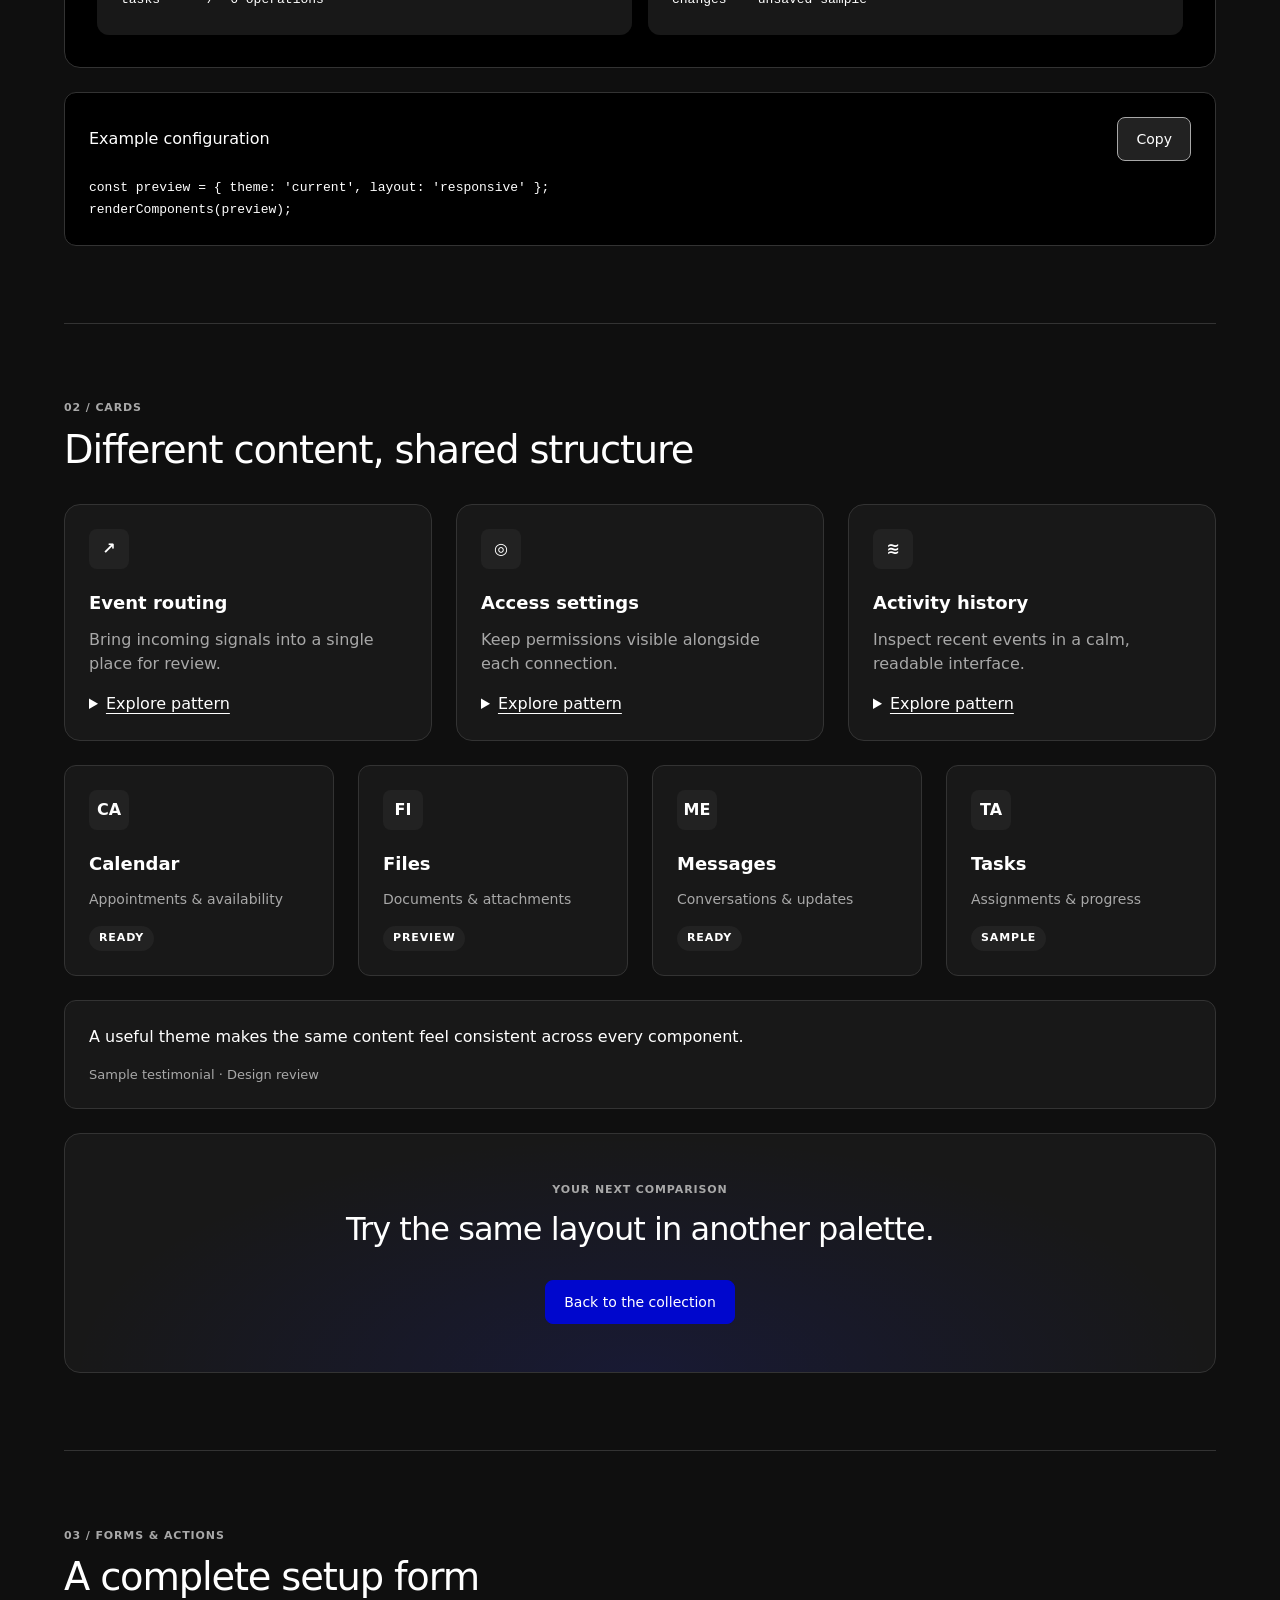
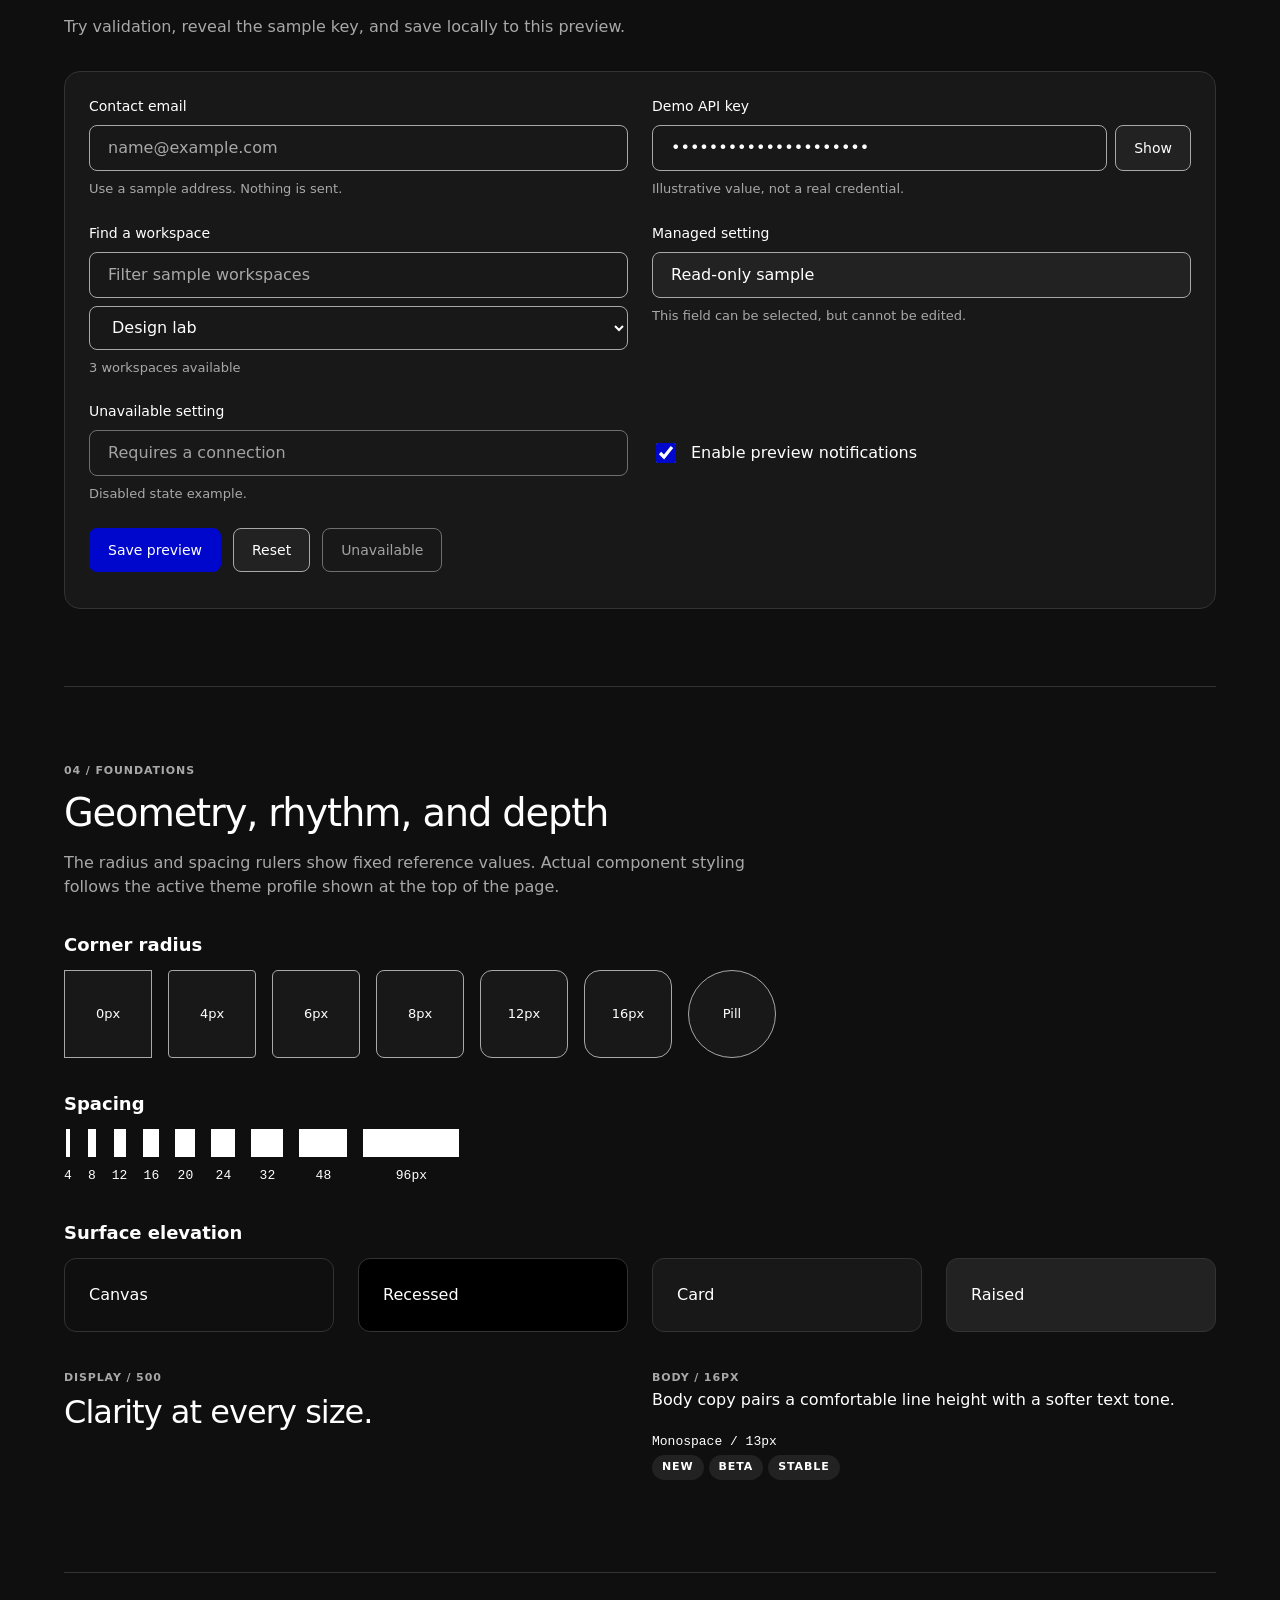
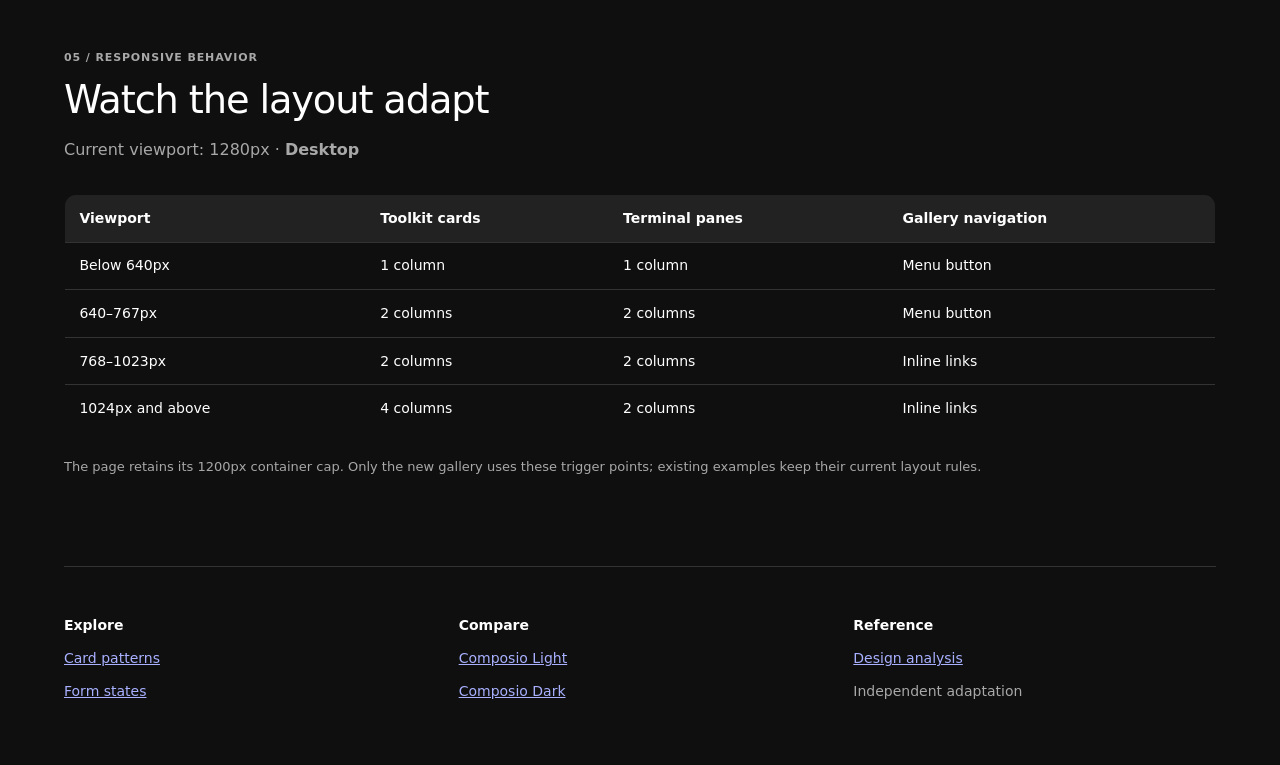
<file: composio-dark.html>
<!DOCTYPE html>
<html lang="en" data-theme="composio-dark" data-default-theme="composio-dark">
  <head>
    <meta charset="UTF-8" />
    <meta name="viewport" content="width=device-width, initial-scale=1.0" />
    <meta
      name="description"
      content="Theme playground for testing CSS color variables across light and dark color schemes."
    />
    <meta name="theme-color" content="#0007cd" />
    <title>Composio Dark — Color Scheme Playground</title>
    <link rel="stylesheet" href="styles.css" />
    <link rel="stylesheet" href="gallery.css" />
    <link rel="stylesheet" href="theme-styles.css" />
    <link rel="stylesheet" href="sentry.css" />
    <link rel="stylesheet" href="palette.css" />
    <link rel="stylesheet" href="meta.css" />
    <link rel="stylesheet" href="catalog-themes.css" />
  </head>
  <body>
    <div class="app-shell">
      <header class="topbar">
        <div>
          <p class="eyebrow">Design system playground</p>
          <h1>Composio Dark Theme Playground</h1>
        </div>

        <div class="theme-picker" role="group" aria-label="Theme selector">
          <button class="theme-option is-active" data-theme-option="light" type="button">
            Light
          </button>
          <button class="theme-option" data-theme-option="dark" type="button">Dark</button>
          <button class="theme-option" data-theme-option="sunset" type="button">Sunset</button>
          <button class="theme-option" data-theme-option="ocean" type="button">Ocean</button>
          <button class="theme-option" data-theme-option="hmi-light" type="button">HMI Light</button>
          <button class="theme-option" data-theme-option="hmi-dark" type="button">HMI Dark</button>
          <button class="theme-option" data-theme-option="hmi-light-cvd" type="button">HMI Light (color-blind)</button>
          <button class="theme-option" data-theme-option="hmi-dark-cvd" type="button">HMI Dark (color-blind)</button>
          <a class="theme-option" data-theme-option="composio-light" href="composio-light.html">Composio Light</a>
          <a class="theme-option" data-theme-option="composio-dark" href="composio-dark.html">Composio Dark</a>
          <a class="theme-option" data-theme-option="sentry" href="sentry.html">Sentry</a>
          <a class="theme-option" data-theme-option="meta" href="meta.html">Meta</a>
          <button class="theme-option" data-theme-option="mobbin" type="button">Mobbin</button>
          <button class="theme-option" data-theme-option="1win" type="button">1win</button>
          <button class="theme-option" data-theme-option="aljazeera" type="button">Al Jazeera</button>
          <button class="theme-option" data-theme-option="dji" type="button">DJI</button>
          <button class="theme-option" data-theme-option="jobright" type="button">Jobright</button>
          <button class="theme-option" data-theme-option="mercury" type="button">Mercury</button>
          <button class="theme-option" data-theme-option="mydealz" type="button">mydealz</button>
          <button class="theme-option" data-theme-option="nerdwallet" type="button">NerdWallet</button>
          <button class="theme-option" data-theme-option="oracle" type="button">Oracle</button>
          <button class="theme-option" data-theme-option="oura" type="button">Oura</button>
        </div>
      </header>

      <main class="page-grid">
        <section class="panel style-profile" aria-labelledby="style-profile-title">
          <p class="section-kicker">Active theme styling</p>
          <h2 id="style-profile-title" data-style-token="--profile-label">Theme profile</h2>
          <p>Compare corners, type, density, depth, and motion as you switch themes.
            Light, dark, and color-blind variants within a family share the same styling.</p>
          <dl>
            <div><dt>Typography</dt><dd data-style-token="--font-label"></dd></div>
            <div><dt>Panel radius</dt><dd data-style-token="--radius-panel"></dd></div>
            <div><dt>Card radius</dt><dd data-style-token="--radius-card"></dd></div>
            <div><dt>Button radius</dt><dd data-style-token="--radius-button"></dd></div>
            <div><dt>Input radius</dt><dd data-style-token="--radius-control"></dd></div>
            <div><dt>Card padding</dt><dd data-style-token="--space-card"></dd></div>
            <div><dt>Grid gap</dt><dd data-style-token="--space-gap"></dd></div>
            <div><dt>Border width</dt><dd data-style-token="--border-width"></dd></div>
            <div><dt>Depth</dt><dd data-style-token="--elevation-label"></dd></div>
            <div><dt>Color / hover transition</dt><dd data-style-token="--motion-duration"></dd></div>
            <div><dt>Ghost button radius</dt><dd data-radius-selector=".ghost-button"></dd></div>
            <div><dt>Select radius</dt><dd data-radius-selector="#workspace-options"></dd></div>
            <div><dt>Search radius</dt><dd data-radius-selector="#workspace-search"></dd></div>
            <div><dt>Code block radius</dt><dd data-radius-selector=".x-code"></dd></div>
            <div><dt>Feature card radius</dt><dd data-radius-selector=".x-feature"></dd></div>
            <div><dt>Badge radius</dt><dd data-radius-selector=".x-tag"></dd></div>
          </dl>
        </section>
        <section class="panel hmi-demo" aria-labelledby="hmi-title">
          <p class="section-kicker">Operator display / sample states</p>
          <h2 id="hmi-title">Quiet during normal operation. Clear when attention is needed.</h2>
          <p class="lead">Neutral surfaces keep the process readable. Alarm priorities use color,
            shape, and text together. Color-blind variants use orange, blue, and purple instead
            of red-based priority coding; labels remain the same in every HMI theme.</p>
          <div class="alarm-grid">
            <div class="alarm-sample normal-state"><span class="alarm-symbol normal-symbol" aria-hidden="true">&#10003;</span><div><strong>Normal / running</strong><p>P-101 pump · No active alarm</p></div></div>
            <div class="alarm-sample priority-1"><span class="alarm-symbol octagon" aria-hidden="true">!</span><div><strong>P1 · High priority</strong><p>PT-101 · Pressure high-high</p></div></div>
            <div class="alarm-sample priority-2"><span class="alarm-symbol triangle" aria-hidden="true">!</span><div><strong>P2 · Medium priority</strong><p>LT-202 · Level high</p></div></div>
            <div class="alarm-sample priority-3"><span class="alarm-symbol square" aria-hidden="true">!</span><div><strong>P3 · Low priority</strong><p>FT-303 · Flow low</p></div></div>
          </div>
          <p class="hmi-note">Design study informed by ISA-101, EEMUA 201, and IEC 62682.
            These are adapted palettes, not a certified HMI or a standard-mandated color scheme.
            Priority assignments are illustrative.</p>
        </section>
        <section class="panel hero-panel">
          <div class="panel-header">
            <span class="status-dot"></span>
            <p>Theme overview</p>
          </div>

          <div class="hero-content">
            <div>
              <p class="section-kicker">Purpose</p>
              <h2>Evaluate how colors behave across semantic UI states.</h2>
            </div>
            <p class="lead">
              This page demonstrates how a design system reacts when background, surface,
              border, text, accent, status, and interaction colors are adjusted for light and
              dark themes.
            </p>
          </div>

          <div class="hero-metrics">
            <div class="metric-card">
              <span class="metric-label">Background</span>
              <strong>Page canvas</strong>
            </div>
            <div class="metric-card">
              <span class="metric-label">Surface</span>
              <strong>Cards / panels</strong>
            </div>
            <div class="metric-card">
              <span class="metric-label">Accent</span>
              <strong>Actions / focus</strong>
            </div>
          </div>
        </section>

        <section class="panel palette-panel" aria-labelledby="palette-title">
          <div class="section-heading"><h3 id="palette-title">Complete theme palette</h3><span>Brand, surfaces, accents, and states</span></div>
          <p>Color patches show the selected theme's tokens and values. Reference illustration colors are labeled separately from UI roles; checkerboards indicate transparency.</p>
          <div id="theme-palette"></div>
          <noscript>Enable JavaScript to display the active theme's color patches.</noscript>
        </section>

        <section class="panel">
          <div class="section-heading">
            <h3>Type and content</h3>
            <span>Text contrast and hierarchy</span>
          </div>

          <div class="type-demo">
            <h2>Heading 2 visual rhythm</h2>
            <p class="lead">
              Lead text shows how the primary type color interacts with the page background and
              surface contrast.
            </p>
            <p>
              Body text validates legibility against your chosen background and neutral surfaces,
              while captions and metadata confirm muted-text readability across the theme.
            </p>
            <blockquote>
              “Contrast is what makes a palette feel intentional. Test both default and semantic
              color roles to avoid unreadable combinations.”
            </blockquote>
            <ul>
              <li>List item styling reflects border and text color behavior.</li>
              <li>Links should remain accessible in both light and dark themes.</li>
              <li><a href="#">Inline links</a> should stand out without overwhelming bystanders.</li>
            </ul>
          </div>
        </section>

        <section class="panel">
          <div class="section-heading">
            <h3>Forms and controls</h3>
            <span>Inputs, states, and outcomes</span>
          </div>

          <div class="control-stack">
            <label class="field">
              <span>Text input</span>
              <input type="text" value="Sample value" aria-label="Text input sample" />
            </label>

            <label class="field">
              <span>Select menu</span>
              <select aria-label="Select sample">
                <option>Option A</option>
                <option>Option B</option>
                <option>Option C</option>
              </select>
            </label>

            <label class="field">
              <span>Textarea</span>
              <textarea aria-label="Textarea sample">This area shows how surface and border colors affect typing focus.</textarea>
            </label>

            <div class="check-grid">
              <label class="check-row"><input type="checkbox" checked /> Checkbox</label>
              <label class="check-row"><input type="radio" name="demo-radio" checked /> Radio</label>
              <label class="check-row"><input type="checkbox" /> Disabled</label>
            </div>

            <div class="button-row">
              <button class="primary-button" type="button">Primary action</button>
              <button class="secondary-button" type="button">Secondary</button>
              <button class="ghost-button" type="button">Ghost</button>
            </div>
          </div>
        </section>

        <section class="panel">
          <div class="section-heading">
            <h3>Components</h3>
            <span>Surface and semantic state testing</span>
          </div>

          <div class="component-row">
            <div class="alert alert-advisory">
              <strong>Advisory</strong>
              <span>Helpful information and recommendations use the primary color.</span>
            </div>
            <div class="alert alert-success">
              <strong>Success</strong>
              <span>Positive status color should remain readable and calm.</span>
            </div>
            <div class="alert alert-warning">
              <strong>Warning</strong>
              <span>Warning states need enough contrast without overpowering the page.</span>
            </div>
            <div class="alert alert-danger">
              <strong>Danger</strong>
              <span>Destructive states should still read clearly in dark mode.</span>
            </div>
          </div>

          <div class="badge-row">
            <span class="badge badge-neutral">Neutral</span>
            <span class="badge badge-primary">Primary</span>
            <span class="badge badge-success">Success</span>
            <span class="badge badge-warning">Warning</span>
            <span class="badge badge-danger">Danger</span>
          </div>

          <table>
            <thead>
              <tr>
                <th>Element</th>
                <th>Purpose</th>
                <th>Visual result</th>
              </tr>
            </thead>
            <tbody>
              <tr>
                <td>Header</td>
                <td>Navigation and hierarchy</td>
                <td>Strong contrast</td>
              </tr>
              <tr>
                <td>Cards</td>
                <td>Grouping information</td>
                <td>Clear surface separation</td>
              </tr>
              <tr>
                <td>Buttons</td>
                <td>Primary callouts</td>
                <td>High emphasis</td>
              </tr>
            </tbody>
          </table>
        </section>
        <!-- Shared additive gallery: original examples above retain their styles. -->
        <section class="x-gallery" aria-labelledby="extended-title">
          <header class="x-intro">
            <p class="x-eyebrow">Extended component library</p>
            <h2 id="extended-title">One collection.<br /><span class="theme-keyword">Every theme.</span></h2>
            <p class="sentry-reference">Sentry-inspired styling from the <a href="https://getdesign.md/sentry/design-md">independent design analysis</a>. Rubik stands in for the proprietary display face.</p>
            <p class="meta-only">Meta-inspired styling from the <a href="https://getdesign.md/meta/design-md">independent store design analysis</a>. Montserrat is the documented fallback for Optimistic VF.</p>
            <p>Explore richer layouts, interaction states, and design tokens in the current palette.</p>
            <p class="x-caption">Shared component patterns inspired by the <a href="https://getdesign.md/composio/design-md">Composio design analysis</a>.
              Colors and styling follow the selected theme.</p>
          </header>

          <nav class="x-nav" aria-label="Component gallery">
            <strong>Component explorer</strong>
            <button class="x-button x-menu" aria-expanded="false" aria-controls="gallery-links" type="button">Menu</button>
            <div id="gallery-links" class="x-nav-links">
              <a href="#gallery-cards">Cards</a><a href="#gallery-forms">Forms</a>
              <a href="#gallery-tokens">Tokens</a><a href="#gallery-responsive">Responsive</a>
            </div>
          </nav>

          <section class="x-section" aria-labelledby="terminal-title">
            <div class="x-heading"><p class="x-eyebrow">01 / Code &amp; activity</p><h3 id="terminal-title">A workspace in four panes</h3><p>Illustrative content. No external services are connected.</p></div>
            <div class="x-terminal-grid">
              <article class="x-terminal"><h4>Configuration</h4><pre><code>{
  "workspace": "design-lab",
  "environment": "preview",
  "tools": ["calendar", "files"]
}</code></pre></article>
              <article class="x-terminal"><h4>Activity</h4><pre><code>09:41  Preview opened
09:42  Palette selected
09:43  Components rendered
09:44  Ready for review</code></pre></article>
              <article class="x-terminal"><h4>Available tools</h4><pre><code>calendar   / 12 operations
files      /  8 operations
messages   / 16 operations
tasks      /  6 operations</code></pre></article>
              <article class="x-terminal"><h4>Environment</h4><pre><code>mode       local preview
network    disconnected
status     ready
changes    unsaved sample</code></pre></article>
            </div>
            <div class="x-code"><div class="x-code-bar"><span>Example configuration</span><button class="x-button" id="copy-example" type="button">Copy</button></div><pre><code id="example-code">const preview = { theme: 'current', layout: 'responsive' };
renderComponents(preview);</code></pre><p id="copy-status" class="x-caption" role="status"></p></div>
          </section>

          <section id="gallery-cards" class="x-section" aria-labelledby="cards-title">
            <div class="x-heading"><p class="x-eyebrow">02 / Cards</p><h3 id="cards-title">Different content, shared structure</h3></div>
            <div class="x-feature-grid">
              <article class="x-feature"><span class="x-icon" aria-hidden="true">↗</span><h4>Event routing</h4><p>Bring incoming signals into a single place for review.</p><details><summary>Explore pattern</summary><p>A feature card pairs a compact icon, heading, description, and disclosure.</p></details></article>
              <article class="x-feature"><span class="x-icon" aria-hidden="true">◎</span><h4>Access settings</h4><p>Keep permissions visible alongside each connection.</p><details><summary>Explore pattern</summary><p>Text and icon cues communicate meaning without relying on color alone.</p></details></article>
              <article class="x-feature"><span class="x-icon" aria-hidden="true">≋</span><h4>Activity history</h4><p>Inspect recent events in a calm, readable interface.</p><details><summary>Explore pattern</summary><p>Surface and border tokens adapt the same card to every theme.</p></details></article>
            </div>
            <div class="x-toolkit-grid">
              <article class="x-toolkit"><span class="x-icon" aria-hidden="true">CA</span><h4>Calendar</h4><p>Appointments &amp; availability</p><span class="x-tag">Ready</span></article>
              <article class="x-toolkit"><span class="x-icon" aria-hidden="true">FI</span><h4>Files</h4><p>Documents &amp; attachments</p><span class="x-tag">Preview</span></article>
              <article class="x-toolkit"><span class="x-icon" aria-hidden="true">ME</span><h4>Messages</h4><p>Conversations &amp; updates</p><span class="x-tag">Ready</span></article>
              <article class="x-toolkit"><span class="x-icon" aria-hidden="true">TA</span><h4>Tasks</h4><p>Assignments &amp; progress</p><span class="x-tag">Sample</span></article>
            </div>
            <figure class="x-quote"><blockquote>A useful theme makes the same content feel consistent across every component.</blockquote><figcaption>Sample testimonial · Design review</figcaption></figure>
            <div class="x-spotlight"><p class="x-eyebrow">Your next comparison</p><h3>Try the same layout in another palette.</h3><a class="x-button x-button-primary" href="#extended-title">Back to the collection</a></div>
          </section>

          <section id="gallery-forms" class="x-section" aria-labelledby="forms-title">
            <div class="meta-only meta-product">
              <div><p class="x-eyebrow">Purchase action / visual sample</p><h3>Explore a different kind of connection.</h3><p>This sample separates the guide's blue purchase action from its black marketing buttons.</p></div>
              <div class="meta-purchase"><strong>Demo accessory</strong><span>Illustrative item · no checkout</span><button class="x-button meta-buy-cta" id="meta-add-sample" type="button">Add sample</button><p id="meta-cart-status" role="status"></p></div>
            </div>
            <div class="x-heading"><p class="x-eyebrow">03 / Forms &amp; actions</p><h3 id="forms-title">A complete setup form</h3><p>Try validation, reveal the sample key, and save locally to this preview.</p></div>
            <form id="sample-setup" class="x-form" novalidate>
              <label class="x-field">Contact email<input id="sample-email" name="email" type="email" placeholder="name@example.com" required aria-describedby="email-help email-error" /><small id="email-help">Use a sample address. Nothing is sent.</small><span id="email-error" class="x-error" hidden>Enter an email address in the form name@example.com.</span></label>
              <div class="x-field"><label for="sample-key">Demo API key</label><div class="x-input-action"><input id="sample-key" type="password" value="demo_key_not_a_secret" autocomplete="off" /><button id="reveal-key" class="x-button" type="button" aria-controls="sample-key" aria-pressed="false">Show</button></div><small>Illustrative value, not a real credential.</small></div>
              <label class="x-field">Find a workspace<input id="workspace-search" type="search" placeholder="Filter sample workspaces" aria-controls="workspace-options" /><select id="workspace-options" aria-label="Sample workspace"><option>Design lab</option><option>Engineering</option><option>Operations</option></select><small id="workspace-count" role="status">3 workspaces available</small></label>
              <label class="x-field">Managed setting<input value="Read-only sample" readonly /><small>This field can be selected, but cannot be edited.</small></label>
              <label class="x-field">Unavailable setting<input value="Requires a connection" disabled /><small>Disabled state example.</small></label>
              <label class="x-check"><input type="checkbox" role="switch" checked /> Enable preview notifications</label>
              <div class="x-form-actions"><button class="x-button x-button-primary" type="submit">Save preview</button><button class="x-button" type="reset">Reset</button><button class="x-button x-outline" disabled type="button">Unavailable</button><p id="form-status" role="status"></p></div>
            </form>
          </section>

          <section id="gallery-tokens" class="x-section" aria-labelledby="tokens-title">
            <div class="x-heading"><p class="x-eyebrow">04 / Foundations</p><h3 id="tokens-title">Geometry, rhythm, and depth</h3><p>The radius and spacing rulers show fixed reference values. Actual component styling follows the active theme profile shown at the top of the page.</p></div>
            <h4>Corner radius</h4><div class="x-radius-row">
              <div style="--sample-radius:0px">0px</div><div style="--sample-radius:4px">4px</div><div style="--sample-radius:6px">6px</div><div style="--sample-radius:8px">8px</div><div style="--sample-radius:12px">12px</div><div style="--sample-radius:16px">16px</div><div style="--sample-radius:9999px">Pill</div>
            </div>
            <h4>Spacing</h4><div class="x-spacing-row">
              <div><span style="width:4px"></span><code>4</code></div><div><span style="width:8px"></span><code>8</code></div><div><span style="width:12px"></span><code>12</code></div><div><span style="width:16px"></span><code>16</code></div><div><span style="width:20px"></span><code>20</code></div><div><span style="width:24px"></span><code>24</code></div><div><span style="width:32px"></span><code>32</code></div><div><span style="width:48px"></span><code>48</code></div><div><span style="width:96px"></span><code>96px</code></div>
            </div>
            <h4>Surface elevation</h4><div class="x-elevation-grid"><div class="x-level-canvas">Canvas</div><div class="x-level-deep">Recessed</div><div class="x-level-card">Card</div><div class="x-level-raised">Raised</div></div>
            <div class="x-type-grid"><div><span class="x-eyebrow">Display / 500</span><p class="x-display-sample">Clarity at every size.</p></div><div><span class="x-eyebrow">Body / 16px</span><p>Body copy pairs a comfortable line height with a softer text tone.</p><code>Monospace / 13px</code><p><span class="x-tag">New</span> <span class="x-tag">Beta</span> <span class="x-tag">Stable</span></p></div></div>
          </section>

          <section id="gallery-responsive" class="x-section" aria-labelledby="responsive-title">
            <div class="x-heading"><p class="x-eyebrow">05 / Responsive behavior</p><h3 id="responsive-title">Watch the layout adapt</h3><p>Current viewport: <output id="viewport-width"></output> · <strong id="viewport-range"></strong></p></div>
            <div class="x-table-wrap" tabindex="0" role="region" aria-label="Responsive breakpoint table"><table><thead><tr><th>Viewport</th><th>Toolkit cards</th><th>Terminal panes</th><th>Gallery navigation</th></tr></thead><tbody><tr><td>Below 640px</td><td>1 column</td><td>1 column</td><td>Menu button</td></tr><tr><td>640–767px</td><td>2 columns</td><td>2 columns</td><td>Menu button</td></tr><tr><td>768–1023px</td><td>2 columns</td><td>2 columns</td><td>Inline links</td></tr><tr><td>1024px and above</td><td>4 columns</td><td>2 columns</td><td>Inline links</td></tr></tbody></table></div>
            <p class="x-caption">The page retains its 1200px container cap. Only the new gallery uses these trigger points; existing examples keep their current layout rules.</p>
          </section>
          <footer class="x-footer"><div><strong>Explore</strong><a href="#gallery-cards">Card patterns</a><a href="#gallery-forms">Form states</a></div><div><strong>Compare</strong><a href="composio-light.html">Composio Light</a><a href="composio-dark.html">Composio Dark</a></div><div><strong>Reference</strong><a href="https://getdesign.md/composio/design-md">Design analysis</a><span>Independent adaptation</span></div></footer>
        </section>

      </main>
    </div>

    <script src="catalog-themes.js"></script>
    <script src="palette.js"></script>
    <script src="script.js"></script>
    <script src="gallery.js"></script>
  </body>
</html>
</file>
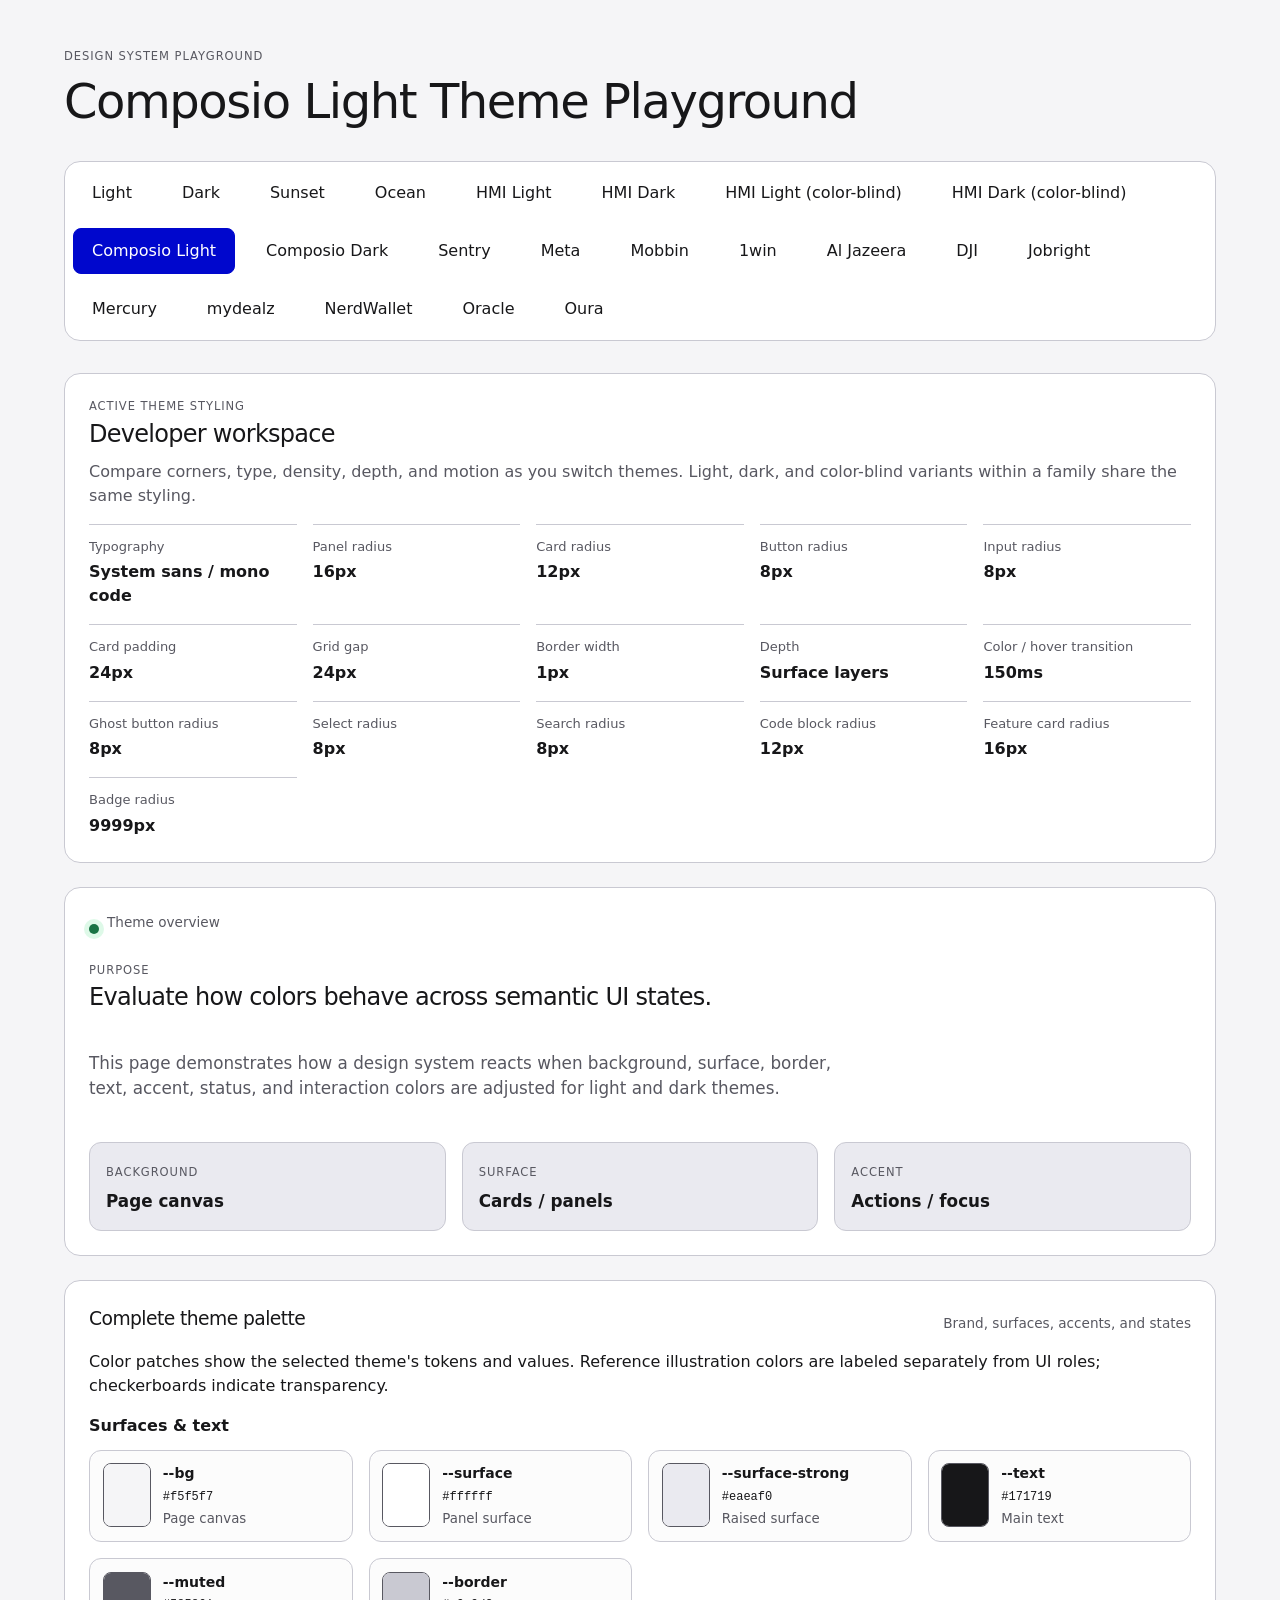
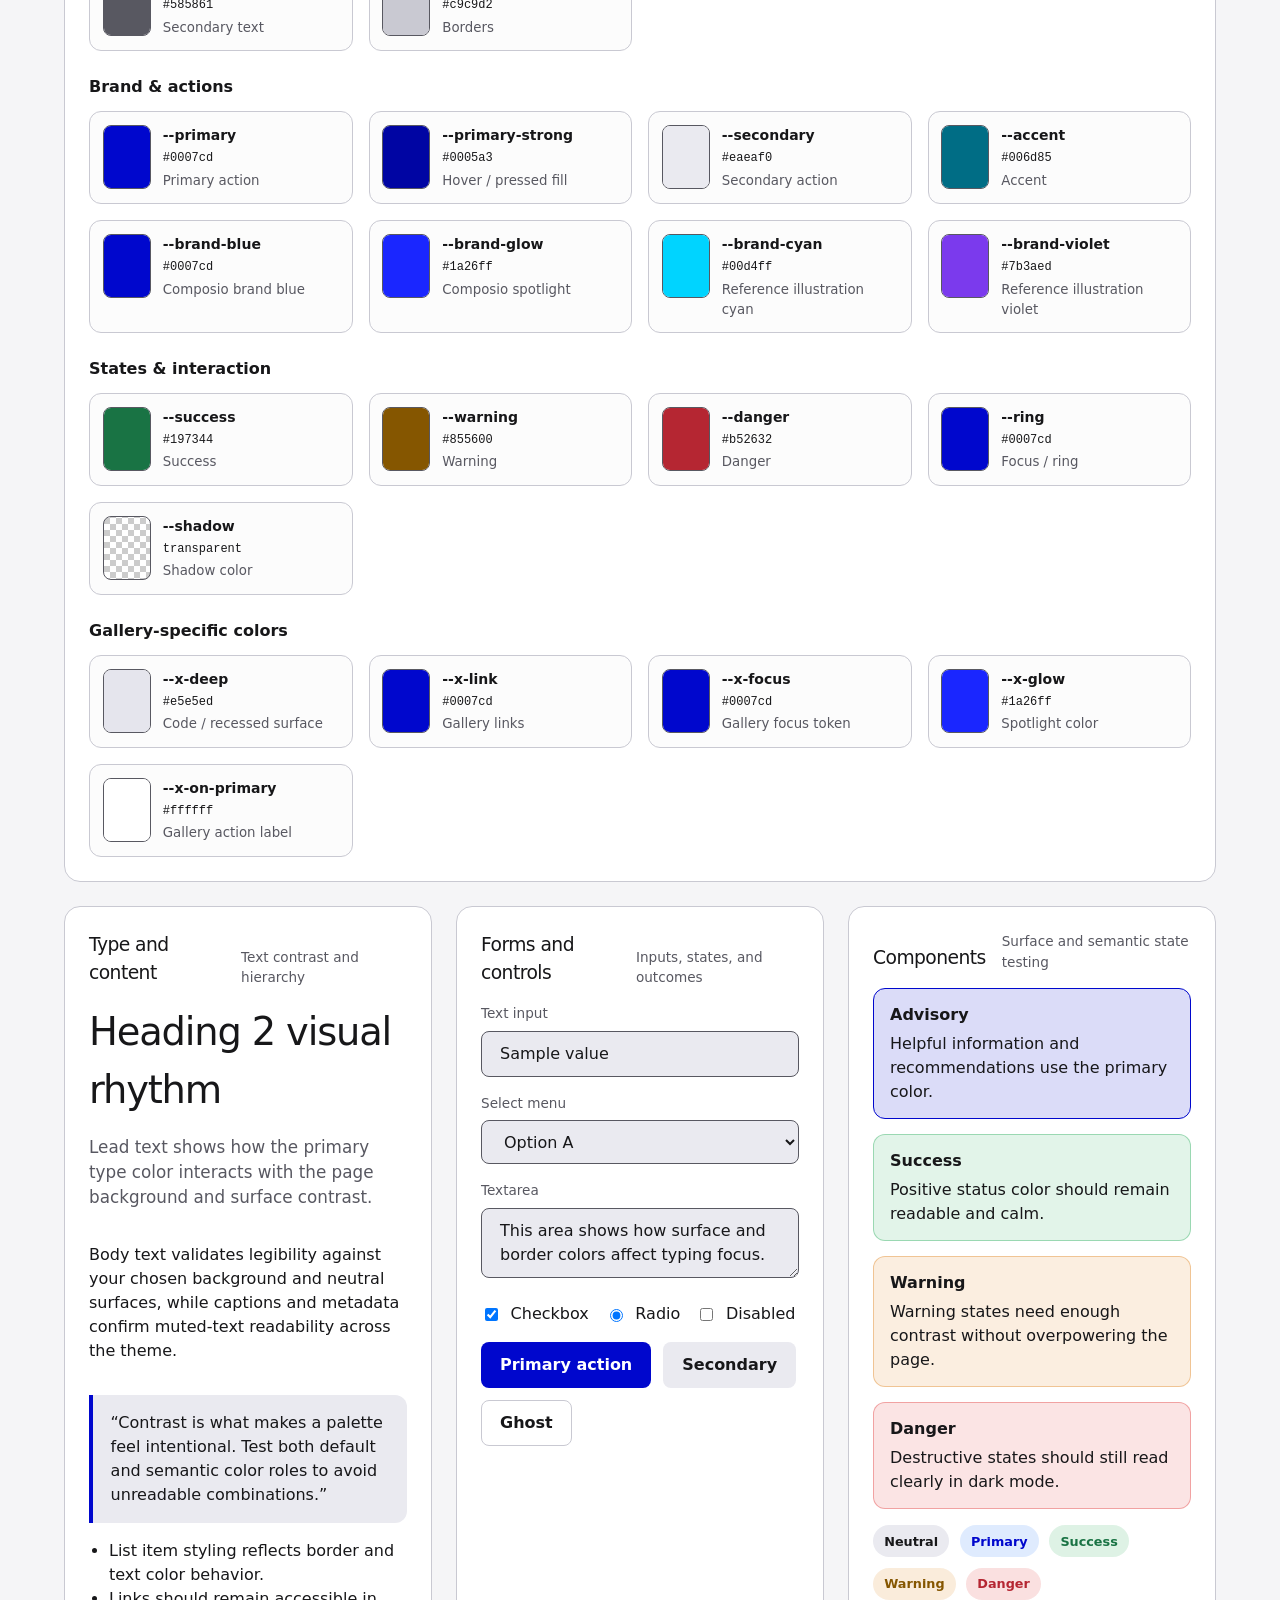
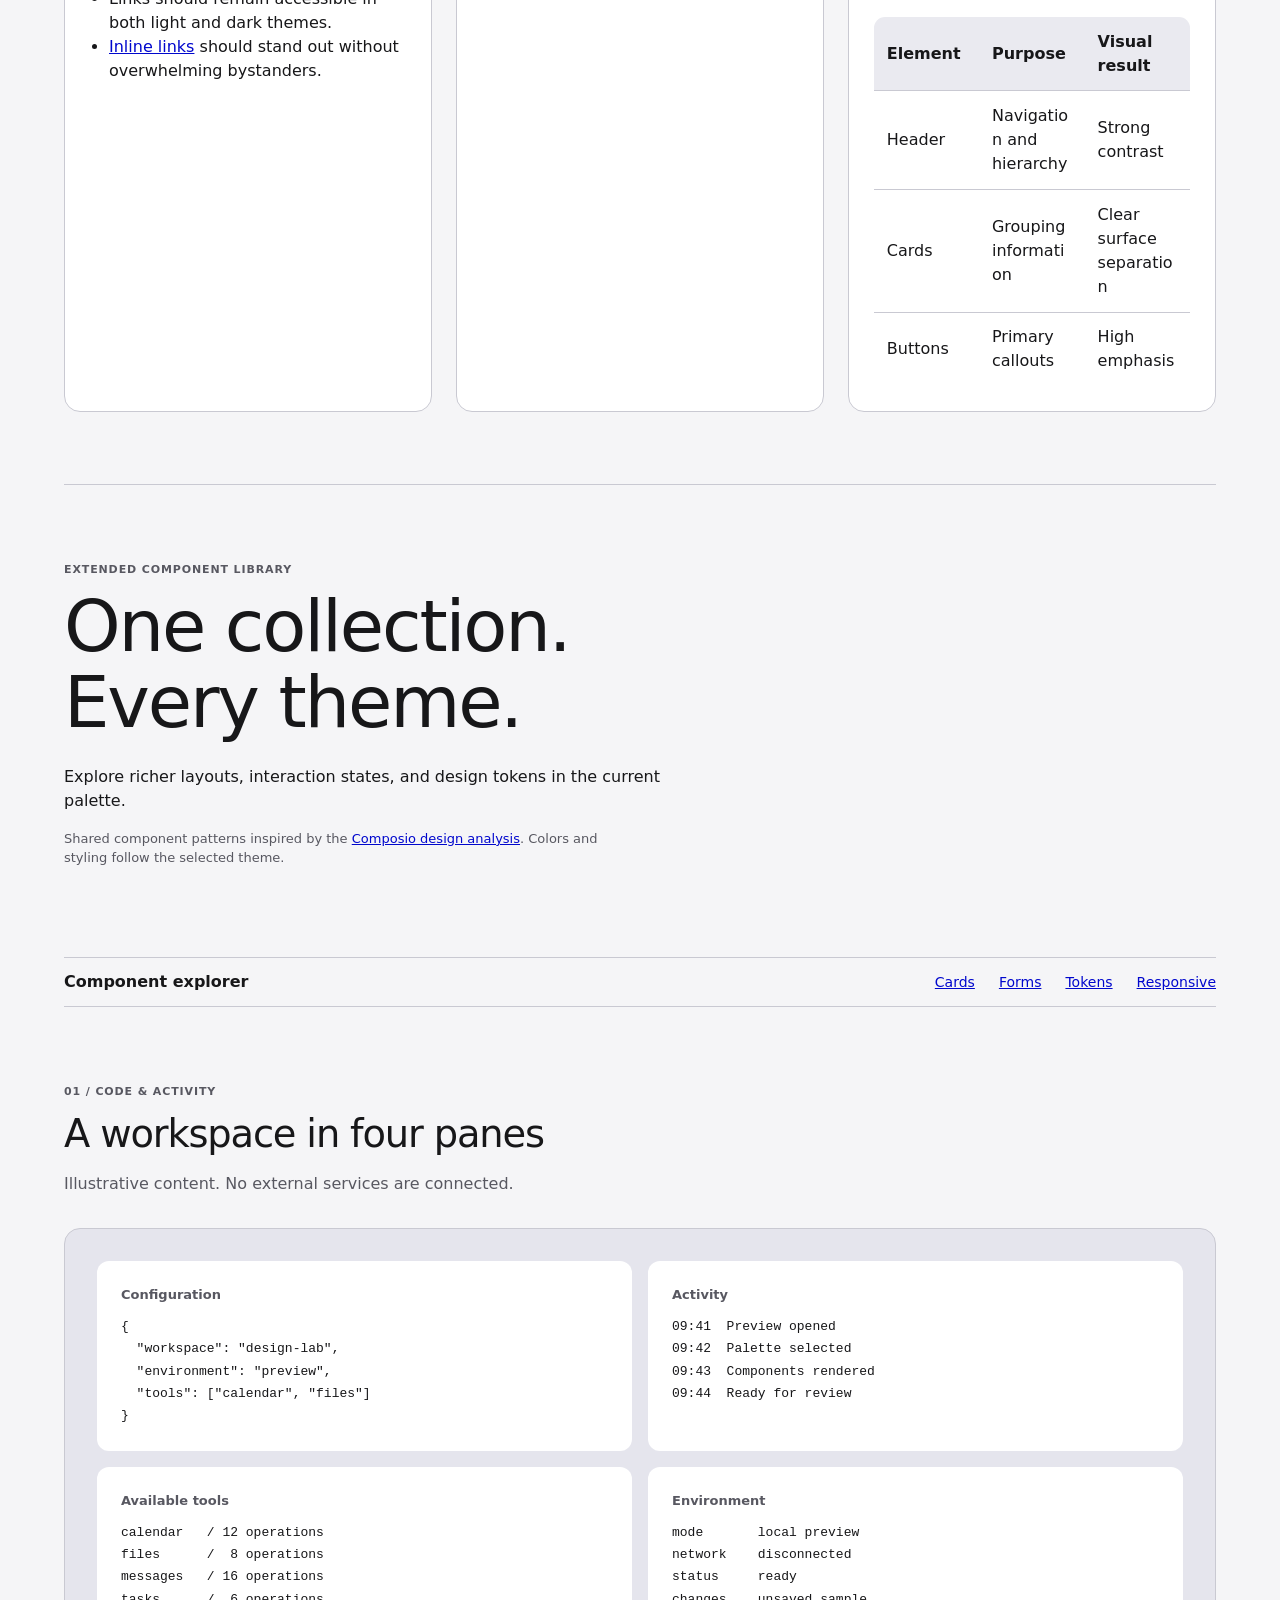
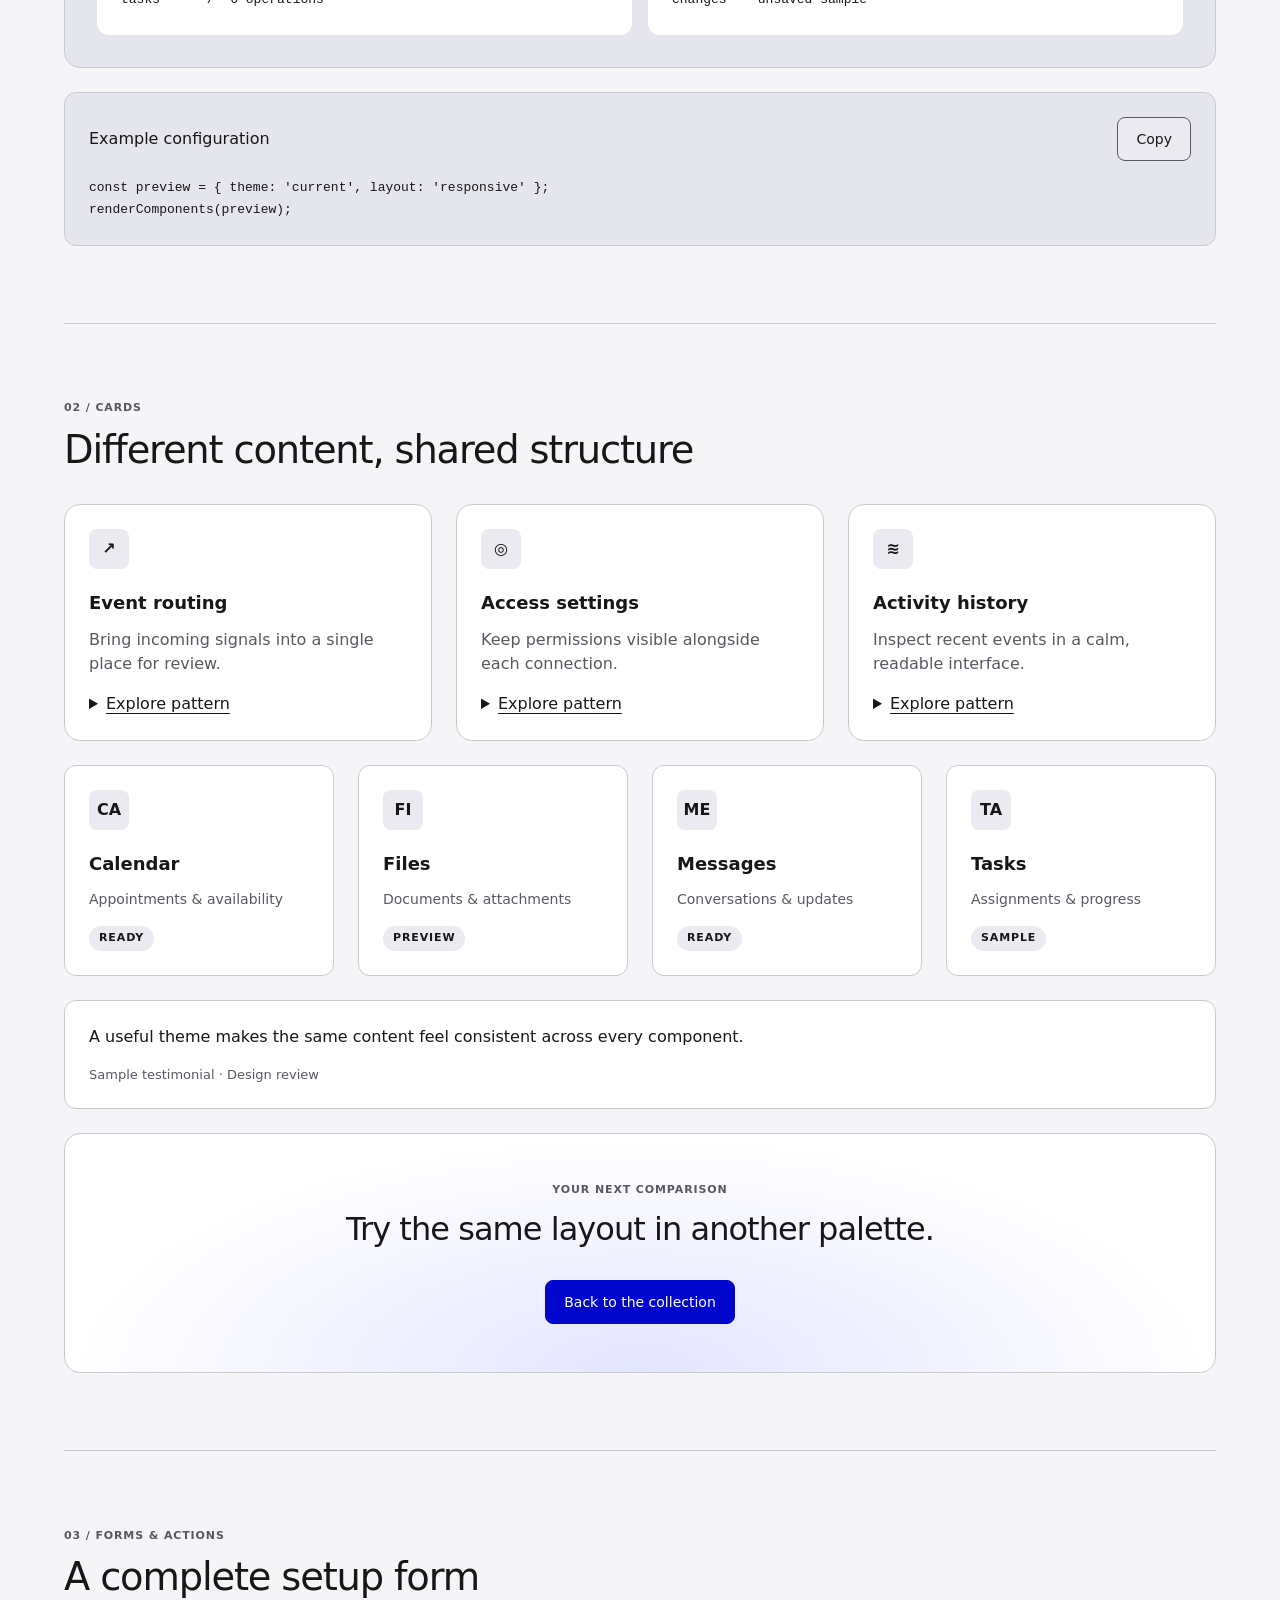
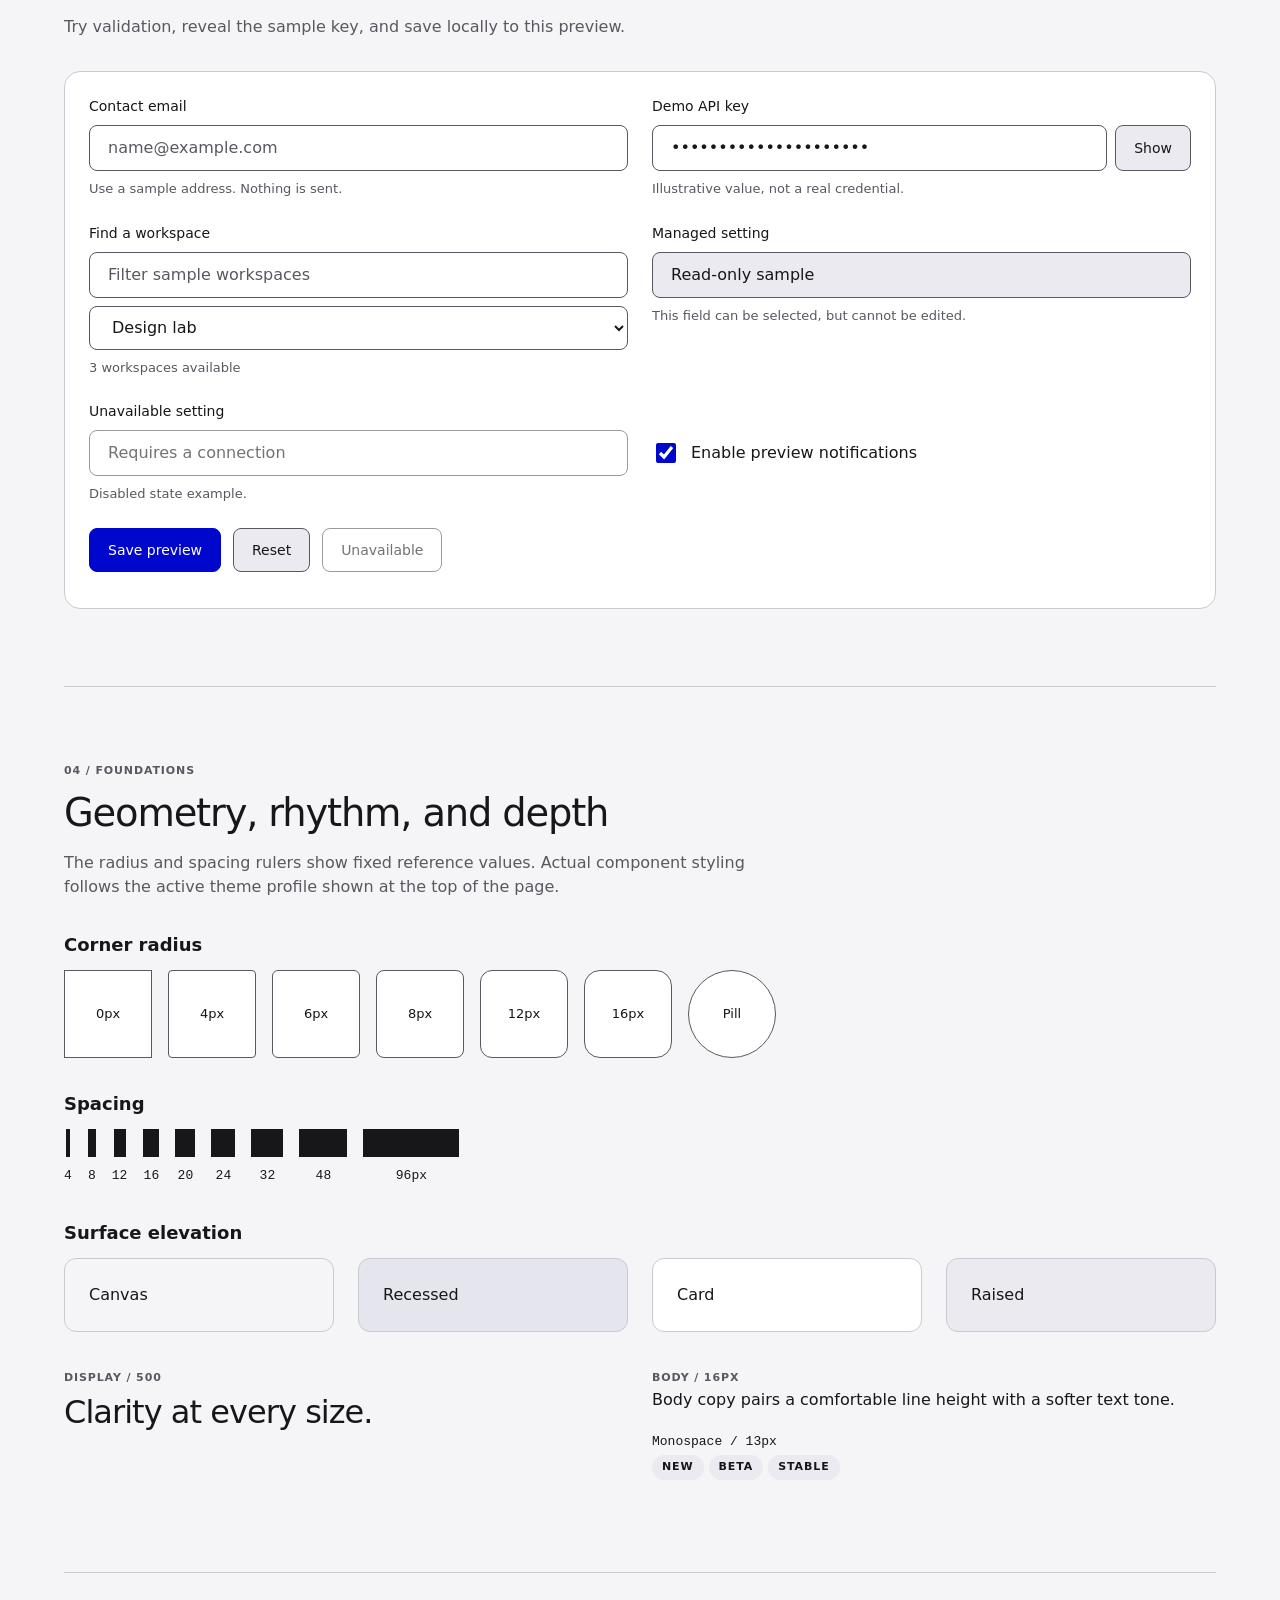
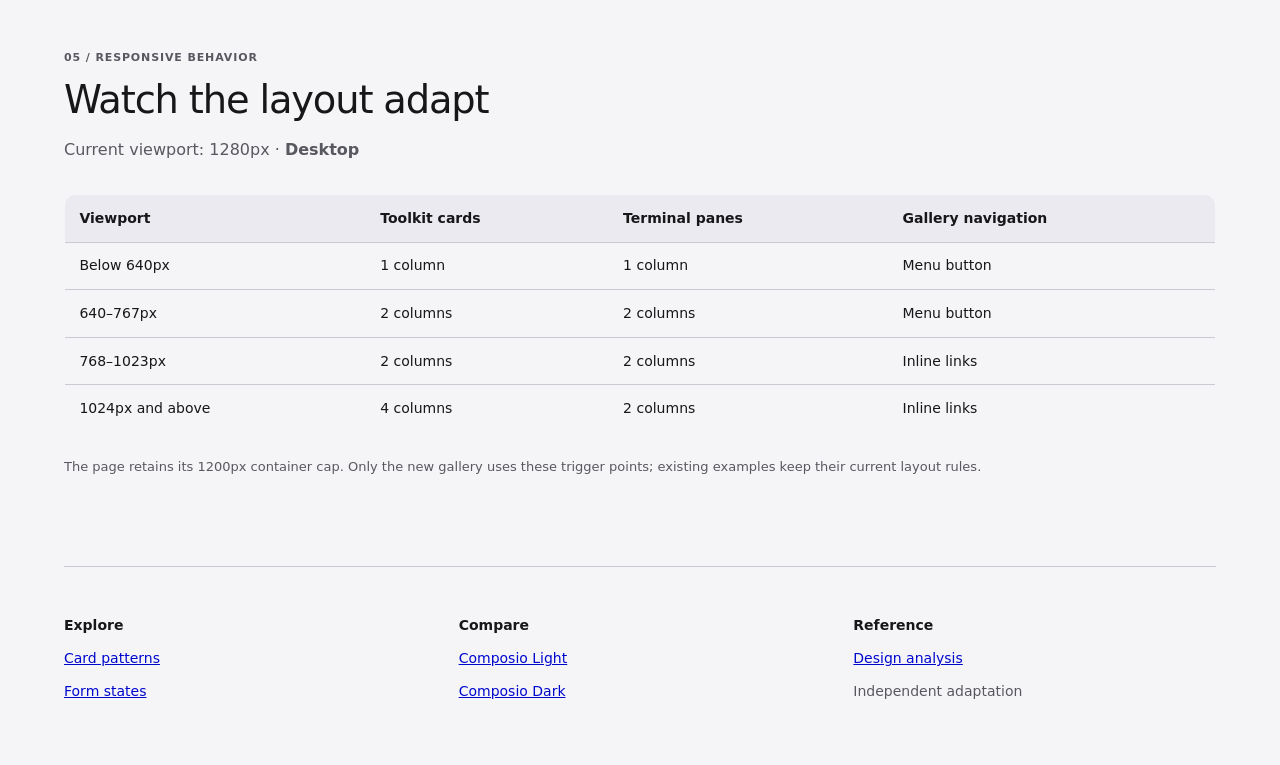
<file: composio-light.html>
<!DOCTYPE html>
<html lang="en" data-theme="composio-light" data-default-theme="composio-light">
  <head>
    <meta charset="UTF-8" />
    <meta name="viewport" content="width=device-width, initial-scale=1.0" />
    <meta
      name="description"
      content="Theme playground for testing CSS color variables across light and dark color schemes."
    />
    <meta name="theme-color" content="#0007cd" />
    <title>Composio Light — Color Scheme Playground</title>
    <link rel="stylesheet" href="styles.css" />
    <link rel="stylesheet" href="gallery.css" />
    <link rel="stylesheet" href="theme-styles.css" />
    <link rel="stylesheet" href="sentry.css" />
    <link rel="stylesheet" href="palette.css" />
    <link rel="stylesheet" href="meta.css" />
    <link rel="stylesheet" href="catalog-themes.css" />
  </head>
  <body>
    <div class="app-shell">
      <header class="topbar">
        <div>
          <p class="eyebrow">Design system playground</p>
          <h1>Composio Light Theme Playground</h1>
        </div>

        <div class="theme-picker" role="group" aria-label="Theme selector">
          <button class="theme-option is-active" data-theme-option="light" type="button">
            Light
          </button>
          <button class="theme-option" data-theme-option="dark" type="button">Dark</button>
          <button class="theme-option" data-theme-option="sunset" type="button">Sunset</button>
          <button class="theme-option" data-theme-option="ocean" type="button">Ocean</button>
          <button class="theme-option" data-theme-option="hmi-light" type="button">HMI Light</button>
          <button class="theme-option" data-theme-option="hmi-dark" type="button">HMI Dark</button>
          <button class="theme-option" data-theme-option="hmi-light-cvd" type="button">HMI Light (color-blind)</button>
          <button class="theme-option" data-theme-option="hmi-dark-cvd" type="button">HMI Dark (color-blind)</button>
          <a class="theme-option" data-theme-option="composio-light" href="composio-light.html">Composio Light</a>
          <a class="theme-option" data-theme-option="composio-dark" href="composio-dark.html">Composio Dark</a>
          <a class="theme-option" data-theme-option="sentry" href="sentry.html">Sentry</a>
          <a class="theme-option" data-theme-option="meta" href="meta.html">Meta</a>
          <button class="theme-option" data-theme-option="mobbin" type="button">Mobbin</button>
          <button class="theme-option" data-theme-option="1win" type="button">1win</button>
          <button class="theme-option" data-theme-option="aljazeera" type="button">Al Jazeera</button>
          <button class="theme-option" data-theme-option="dji" type="button">DJI</button>
          <button class="theme-option" data-theme-option="jobright" type="button">Jobright</button>
          <button class="theme-option" data-theme-option="mercury" type="button">Mercury</button>
          <button class="theme-option" data-theme-option="mydealz" type="button">mydealz</button>
          <button class="theme-option" data-theme-option="nerdwallet" type="button">NerdWallet</button>
          <button class="theme-option" data-theme-option="oracle" type="button">Oracle</button>
          <button class="theme-option" data-theme-option="oura" type="button">Oura</button>
        </div>
      </header>

      <main class="page-grid">
        <section class="panel style-profile" aria-labelledby="style-profile-title">
          <p class="section-kicker">Active theme styling</p>
          <h2 id="style-profile-title" data-style-token="--profile-label">Theme profile</h2>
          <p>Compare corners, type, density, depth, and motion as you switch themes.
            Light, dark, and color-blind variants within a family share the same styling.</p>
          <dl>
            <div><dt>Typography</dt><dd data-style-token="--font-label"></dd></div>
            <div><dt>Panel radius</dt><dd data-style-token="--radius-panel"></dd></div>
            <div><dt>Card radius</dt><dd data-style-token="--radius-card"></dd></div>
            <div><dt>Button radius</dt><dd data-style-token="--radius-button"></dd></div>
            <div><dt>Input radius</dt><dd data-style-token="--radius-control"></dd></div>
            <div><dt>Card padding</dt><dd data-style-token="--space-card"></dd></div>
            <div><dt>Grid gap</dt><dd data-style-token="--space-gap"></dd></div>
            <div><dt>Border width</dt><dd data-style-token="--border-width"></dd></div>
            <div><dt>Depth</dt><dd data-style-token="--elevation-label"></dd></div>
            <div><dt>Color / hover transition</dt><dd data-style-token="--motion-duration"></dd></div>
            <div><dt>Ghost button radius</dt><dd data-radius-selector=".ghost-button"></dd></div>
            <div><dt>Select radius</dt><dd data-radius-selector="#workspace-options"></dd></div>
            <div><dt>Search radius</dt><dd data-radius-selector="#workspace-search"></dd></div>
            <div><dt>Code block radius</dt><dd data-radius-selector=".x-code"></dd></div>
            <div><dt>Feature card radius</dt><dd data-radius-selector=".x-feature"></dd></div>
            <div><dt>Badge radius</dt><dd data-radius-selector=".x-tag"></dd></div>
          </dl>
        </section>
        <section class="panel hmi-demo" aria-labelledby="hmi-title">
          <p class="section-kicker">Operator display / sample states</p>
          <h2 id="hmi-title">Quiet during normal operation. Clear when attention is needed.</h2>
          <p class="lead">Neutral surfaces keep the process readable. Alarm priorities use color,
            shape, and text together. Color-blind variants use orange, blue, and purple instead
            of red-based priority coding; labels remain the same in every HMI theme.</p>
          <div class="alarm-grid">
            <div class="alarm-sample normal-state"><span class="alarm-symbol normal-symbol" aria-hidden="true">&#10003;</span><div><strong>Normal / running</strong><p>P-101 pump · No active alarm</p></div></div>
            <div class="alarm-sample priority-1"><span class="alarm-symbol octagon" aria-hidden="true">!</span><div><strong>P1 · High priority</strong><p>PT-101 · Pressure high-high</p></div></div>
            <div class="alarm-sample priority-2"><span class="alarm-symbol triangle" aria-hidden="true">!</span><div><strong>P2 · Medium priority</strong><p>LT-202 · Level high</p></div></div>
            <div class="alarm-sample priority-3"><span class="alarm-symbol square" aria-hidden="true">!</span><div><strong>P3 · Low priority</strong><p>FT-303 · Flow low</p></div></div>
          </div>
          <p class="hmi-note">Design study informed by ISA-101, EEMUA 201, and IEC 62682.
            These are adapted palettes, not a certified HMI or a standard-mandated color scheme.
            Priority assignments are illustrative.</p>
        </section>
        <section class="panel hero-panel">
          <div class="panel-header">
            <span class="status-dot"></span>
            <p>Theme overview</p>
          </div>

          <div class="hero-content">
            <div>
              <p class="section-kicker">Purpose</p>
              <h2>Evaluate how colors behave across semantic UI states.</h2>
            </div>
            <p class="lead">
              This page demonstrates how a design system reacts when background, surface,
              border, text, accent, status, and interaction colors are adjusted for light and
              dark themes.
            </p>
          </div>

          <div class="hero-metrics">
            <div class="metric-card">
              <span class="metric-label">Background</span>
              <strong>Page canvas</strong>
            </div>
            <div class="metric-card">
              <span class="metric-label">Surface</span>
              <strong>Cards / panels</strong>
            </div>
            <div class="metric-card">
              <span class="metric-label">Accent</span>
              <strong>Actions / focus</strong>
            </div>
          </div>
        </section>

        <section class="panel palette-panel" aria-labelledby="palette-title">
          <div class="section-heading"><h3 id="palette-title">Complete theme palette</h3><span>Brand, surfaces, accents, and states</span></div>
          <p>Color patches show the selected theme's tokens and values. Reference illustration colors are labeled separately from UI roles; checkerboards indicate transparency.</p>
          <div id="theme-palette"></div>
          <noscript>Enable JavaScript to display the active theme's color patches.</noscript>
        </section>

        <section class="panel">
          <div class="section-heading">
            <h3>Type and content</h3>
            <span>Text contrast and hierarchy</span>
          </div>

          <div class="type-demo">
            <h2>Heading 2 visual rhythm</h2>
            <p class="lead">
              Lead text shows how the primary type color interacts with the page background and
              surface contrast.
            </p>
            <p>
              Body text validates legibility against your chosen background and neutral surfaces,
              while captions and metadata confirm muted-text readability across the theme.
            </p>
            <blockquote>
              “Contrast is what makes a palette feel intentional. Test both default and semantic
              color roles to avoid unreadable combinations.”
            </blockquote>
            <ul>
              <li>List item styling reflects border and text color behavior.</li>
              <li>Links should remain accessible in both light and dark themes.</li>
              <li><a href="#">Inline links</a> should stand out without overwhelming bystanders.</li>
            </ul>
          </div>
        </section>

        <section class="panel">
          <div class="section-heading">
            <h3>Forms and controls</h3>
            <span>Inputs, states, and outcomes</span>
          </div>

          <div class="control-stack">
            <label class="field">
              <span>Text input</span>
              <input type="text" value="Sample value" aria-label="Text input sample" />
            </label>

            <label class="field">
              <span>Select menu</span>
              <select aria-label="Select sample">
                <option>Option A</option>
                <option>Option B</option>
                <option>Option C</option>
              </select>
            </label>

            <label class="field">
              <span>Textarea</span>
              <textarea aria-label="Textarea sample">This area shows how surface and border colors affect typing focus.</textarea>
            </label>

            <div class="check-grid">
              <label class="check-row"><input type="checkbox" checked /> Checkbox</label>
              <label class="check-row"><input type="radio" name="demo-radio" checked /> Radio</label>
              <label class="check-row"><input type="checkbox" /> Disabled</label>
            </div>

            <div class="button-row">
              <button class="primary-button" type="button">Primary action</button>
              <button class="secondary-button" type="button">Secondary</button>
              <button class="ghost-button" type="button">Ghost</button>
            </div>
          </div>
        </section>

        <section class="panel">
          <div class="section-heading">
            <h3>Components</h3>
            <span>Surface and semantic state testing</span>
          </div>

          <div class="component-row">
            <div class="alert alert-advisory">
              <strong>Advisory</strong>
              <span>Helpful information and recommendations use the primary color.</span>
            </div>
            <div class="alert alert-success">
              <strong>Success</strong>
              <span>Positive status color should remain readable and calm.</span>
            </div>
            <div class="alert alert-warning">
              <strong>Warning</strong>
              <span>Warning states need enough contrast without overpowering the page.</span>
            </div>
            <div class="alert alert-danger">
              <strong>Danger</strong>
              <span>Destructive states should still read clearly in dark mode.</span>
            </div>
          </div>

          <div class="badge-row">
            <span class="badge badge-neutral">Neutral</span>
            <span class="badge badge-primary">Primary</span>
            <span class="badge badge-success">Success</span>
            <span class="badge badge-warning">Warning</span>
            <span class="badge badge-danger">Danger</span>
          </div>

          <table>
            <thead>
              <tr>
                <th>Element</th>
                <th>Purpose</th>
                <th>Visual result</th>
              </tr>
            </thead>
            <tbody>
              <tr>
                <td>Header</td>
                <td>Navigation and hierarchy</td>
                <td>Strong contrast</td>
              </tr>
              <tr>
                <td>Cards</td>
                <td>Grouping information</td>
                <td>Clear surface separation</td>
              </tr>
              <tr>
                <td>Buttons</td>
                <td>Primary callouts</td>
                <td>High emphasis</td>
              </tr>
            </tbody>
          </table>
        </section>
        <!-- Shared additive gallery: original examples above retain their styles. -->
        <section class="x-gallery" aria-labelledby="extended-title">
          <header class="x-intro">
            <p class="x-eyebrow">Extended component library</p>
            <h2 id="extended-title">One collection.<br /><span class="theme-keyword">Every theme.</span></h2>
            <p class="sentry-reference">Sentry-inspired styling from the <a href="https://getdesign.md/sentry/design-md">independent design analysis</a>. Rubik stands in for the proprietary display face.</p>
            <p class="meta-only">Meta-inspired styling from the <a href="https://getdesign.md/meta/design-md">independent store design analysis</a>. Montserrat is the documented fallback for Optimistic VF.</p>
            <p>Explore richer layouts, interaction states, and design tokens in the current palette.</p>
            <p class="x-caption">Shared component patterns inspired by the <a href="https://getdesign.md/composio/design-md">Composio design analysis</a>.
              Colors and styling follow the selected theme.</p>
          </header>

          <nav class="x-nav" aria-label="Component gallery">
            <strong>Component explorer</strong>
            <button class="x-button x-menu" aria-expanded="false" aria-controls="gallery-links" type="button">Menu</button>
            <div id="gallery-links" class="x-nav-links">
              <a href="#gallery-cards">Cards</a><a href="#gallery-forms">Forms</a>
              <a href="#gallery-tokens">Tokens</a><a href="#gallery-responsive">Responsive</a>
            </div>
          </nav>

          <section class="x-section" aria-labelledby="terminal-title">
            <div class="x-heading"><p class="x-eyebrow">01 / Code &amp; activity</p><h3 id="terminal-title">A workspace in four panes</h3><p>Illustrative content. No external services are connected.</p></div>
            <div class="x-terminal-grid">
              <article class="x-terminal"><h4>Configuration</h4><pre><code>{
  "workspace": "design-lab",
  "environment": "preview",
  "tools": ["calendar", "files"]
}</code></pre></article>
              <article class="x-terminal"><h4>Activity</h4><pre><code>09:41  Preview opened
09:42  Palette selected
09:43  Components rendered
09:44  Ready for review</code></pre></article>
              <article class="x-terminal"><h4>Available tools</h4><pre><code>calendar   / 12 operations
files      /  8 operations
messages   / 16 operations
tasks      /  6 operations</code></pre></article>
              <article class="x-terminal"><h4>Environment</h4><pre><code>mode       local preview
network    disconnected
status     ready
changes    unsaved sample</code></pre></article>
            </div>
            <div class="x-code"><div class="x-code-bar"><span>Example configuration</span><button class="x-button" id="copy-example" type="button">Copy</button></div><pre><code id="example-code">const preview = { theme: 'current', layout: 'responsive' };
renderComponents(preview);</code></pre><p id="copy-status" class="x-caption" role="status"></p></div>
          </section>

          <section id="gallery-cards" class="x-section" aria-labelledby="cards-title">
            <div class="x-heading"><p class="x-eyebrow">02 / Cards</p><h3 id="cards-title">Different content, shared structure</h3></div>
            <div class="x-feature-grid">
              <article class="x-feature"><span class="x-icon" aria-hidden="true">↗</span><h4>Event routing</h4><p>Bring incoming signals into a single place for review.</p><details><summary>Explore pattern</summary><p>A feature card pairs a compact icon, heading, description, and disclosure.</p></details></article>
              <article class="x-feature"><span class="x-icon" aria-hidden="true">◎</span><h4>Access settings</h4><p>Keep permissions visible alongside each connection.</p><details><summary>Explore pattern</summary><p>Text and icon cues communicate meaning without relying on color alone.</p></details></article>
              <article class="x-feature"><span class="x-icon" aria-hidden="true">≋</span><h4>Activity history</h4><p>Inspect recent events in a calm, readable interface.</p><details><summary>Explore pattern</summary><p>Surface and border tokens adapt the same card to every theme.</p></details></article>
            </div>
            <div class="x-toolkit-grid">
              <article class="x-toolkit"><span class="x-icon" aria-hidden="true">CA</span><h4>Calendar</h4><p>Appointments &amp; availability</p><span class="x-tag">Ready</span></article>
              <article class="x-toolkit"><span class="x-icon" aria-hidden="true">FI</span><h4>Files</h4><p>Documents &amp; attachments</p><span class="x-tag">Preview</span></article>
              <article class="x-toolkit"><span class="x-icon" aria-hidden="true">ME</span><h4>Messages</h4><p>Conversations &amp; updates</p><span class="x-tag">Ready</span></article>
              <article class="x-toolkit"><span class="x-icon" aria-hidden="true">TA</span><h4>Tasks</h4><p>Assignments &amp; progress</p><span class="x-tag">Sample</span></article>
            </div>
            <figure class="x-quote"><blockquote>A useful theme makes the same content feel consistent across every component.</blockquote><figcaption>Sample testimonial · Design review</figcaption></figure>
            <div class="x-spotlight"><p class="x-eyebrow">Your next comparison</p><h3>Try the same layout in another palette.</h3><a class="x-button x-button-primary" href="#extended-title">Back to the collection</a></div>
          </section>

          <section id="gallery-forms" class="x-section" aria-labelledby="forms-title">
            <div class="meta-only meta-product">
              <div><p class="x-eyebrow">Purchase action / visual sample</p><h3>Explore a different kind of connection.</h3><p>This sample separates the guide's blue purchase action from its black marketing buttons.</p></div>
              <div class="meta-purchase"><strong>Demo accessory</strong><span>Illustrative item · no checkout</span><button class="x-button meta-buy-cta" id="meta-add-sample" type="button">Add sample</button><p id="meta-cart-status" role="status"></p></div>
            </div>
            <div class="x-heading"><p class="x-eyebrow">03 / Forms &amp; actions</p><h3 id="forms-title">A complete setup form</h3><p>Try validation, reveal the sample key, and save locally to this preview.</p></div>
            <form id="sample-setup" class="x-form" novalidate>
              <label class="x-field">Contact email<input id="sample-email" name="email" type="email" placeholder="name@example.com" required aria-describedby="email-help email-error" /><small id="email-help">Use a sample address. Nothing is sent.</small><span id="email-error" class="x-error" hidden>Enter an email address in the form name@example.com.</span></label>
              <div class="x-field"><label for="sample-key">Demo API key</label><div class="x-input-action"><input id="sample-key" type="password" value="demo_key_not_a_secret" autocomplete="off" /><button id="reveal-key" class="x-button" type="button" aria-controls="sample-key" aria-pressed="false">Show</button></div><small>Illustrative value, not a real credential.</small></div>
              <label class="x-field">Find a workspace<input id="workspace-search" type="search" placeholder="Filter sample workspaces" aria-controls="workspace-options" /><select id="workspace-options" aria-label="Sample workspace"><option>Design lab</option><option>Engineering</option><option>Operations</option></select><small id="workspace-count" role="status">3 workspaces available</small></label>
              <label class="x-field">Managed setting<input value="Read-only sample" readonly /><small>This field can be selected, but cannot be edited.</small></label>
              <label class="x-field">Unavailable setting<input value="Requires a connection" disabled /><small>Disabled state example.</small></label>
              <label class="x-check"><input type="checkbox" role="switch" checked /> Enable preview notifications</label>
              <div class="x-form-actions"><button class="x-button x-button-primary" type="submit">Save preview</button><button class="x-button" type="reset">Reset</button><button class="x-button x-outline" disabled type="button">Unavailable</button><p id="form-status" role="status"></p></div>
            </form>
          </section>

          <section id="gallery-tokens" class="x-section" aria-labelledby="tokens-title">
            <div class="x-heading"><p class="x-eyebrow">04 / Foundations</p><h3 id="tokens-title">Geometry, rhythm, and depth</h3><p>The radius and spacing rulers show fixed reference values. Actual component styling follows the active theme profile shown at the top of the page.</p></div>
            <h4>Corner radius</h4><div class="x-radius-row">
              <div style="--sample-radius:0px">0px</div><div style="--sample-radius:4px">4px</div><div style="--sample-radius:6px">6px</div><div style="--sample-radius:8px">8px</div><div style="--sample-radius:12px">12px</div><div style="--sample-radius:16px">16px</div><div style="--sample-radius:9999px">Pill</div>
            </div>
            <h4>Spacing</h4><div class="x-spacing-row">
              <div><span style="width:4px"></span><code>4</code></div><div><span style="width:8px"></span><code>8</code></div><div><span style="width:12px"></span><code>12</code></div><div><span style="width:16px"></span><code>16</code></div><div><span style="width:20px"></span><code>20</code></div><div><span style="width:24px"></span><code>24</code></div><div><span style="width:32px"></span><code>32</code></div><div><span style="width:48px"></span><code>48</code></div><div><span style="width:96px"></span><code>96px</code></div>
            </div>
            <h4>Surface elevation</h4><div class="x-elevation-grid"><div class="x-level-canvas">Canvas</div><div class="x-level-deep">Recessed</div><div class="x-level-card">Card</div><div class="x-level-raised">Raised</div></div>
            <div class="x-type-grid"><div><span class="x-eyebrow">Display / 500</span><p class="x-display-sample">Clarity at every size.</p></div><div><span class="x-eyebrow">Body / 16px</span><p>Body copy pairs a comfortable line height with a softer text tone.</p><code>Monospace / 13px</code><p><span class="x-tag">New</span> <span class="x-tag">Beta</span> <span class="x-tag">Stable</span></p></div></div>
          </section>

          <section id="gallery-responsive" class="x-section" aria-labelledby="responsive-title">
            <div class="x-heading"><p class="x-eyebrow">05 / Responsive behavior</p><h3 id="responsive-title">Watch the layout adapt</h3><p>Current viewport: <output id="viewport-width"></output> · <strong id="viewport-range"></strong></p></div>
            <div class="x-table-wrap" tabindex="0" role="region" aria-label="Responsive breakpoint table"><table><thead><tr><th>Viewport</th><th>Toolkit cards</th><th>Terminal panes</th><th>Gallery navigation</th></tr></thead><tbody><tr><td>Below 640px</td><td>1 column</td><td>1 column</td><td>Menu button</td></tr><tr><td>640–767px</td><td>2 columns</td><td>2 columns</td><td>Menu button</td></tr><tr><td>768–1023px</td><td>2 columns</td><td>2 columns</td><td>Inline links</td></tr><tr><td>1024px and above</td><td>4 columns</td><td>2 columns</td><td>Inline links</td></tr></tbody></table></div>
            <p class="x-caption">The page retains its 1200px container cap. Only the new gallery uses these trigger points; existing examples keep their current layout rules.</p>
          </section>
          <footer class="x-footer"><div><strong>Explore</strong><a href="#gallery-cards">Card patterns</a><a href="#gallery-forms">Form states</a></div><div><strong>Compare</strong><a href="composio-light.html">Composio Light</a><a href="composio-dark.html">Composio Dark</a></div><div><strong>Reference</strong><a href="https://getdesign.md/composio/design-md">Design analysis</a><span>Independent adaptation</span></div></footer>
        </section>

      </main>
    </div>

    <script src="catalog-themes.js"></script>
    <script src="palette.js"></script>
    <script src="script.js"></script>
    <script src="gallery.js"></script>
  </body>
</html>
</file>
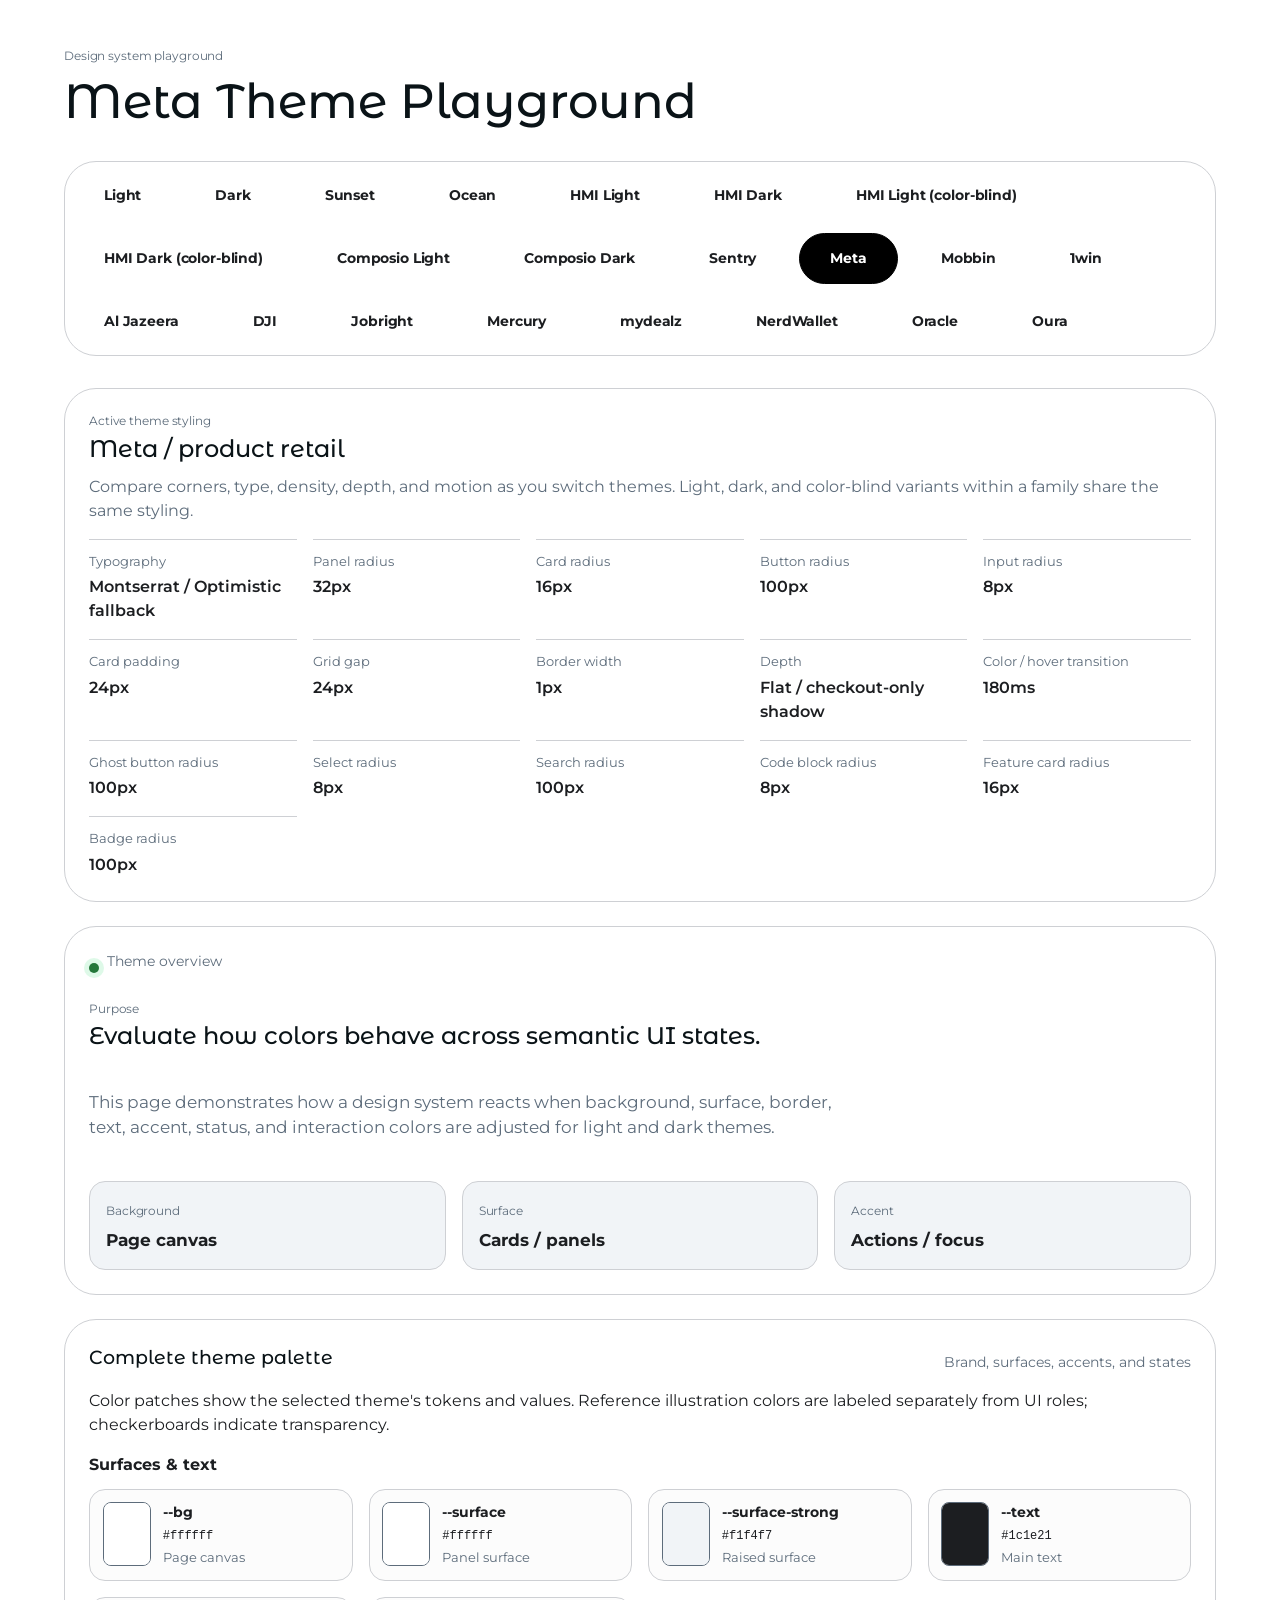
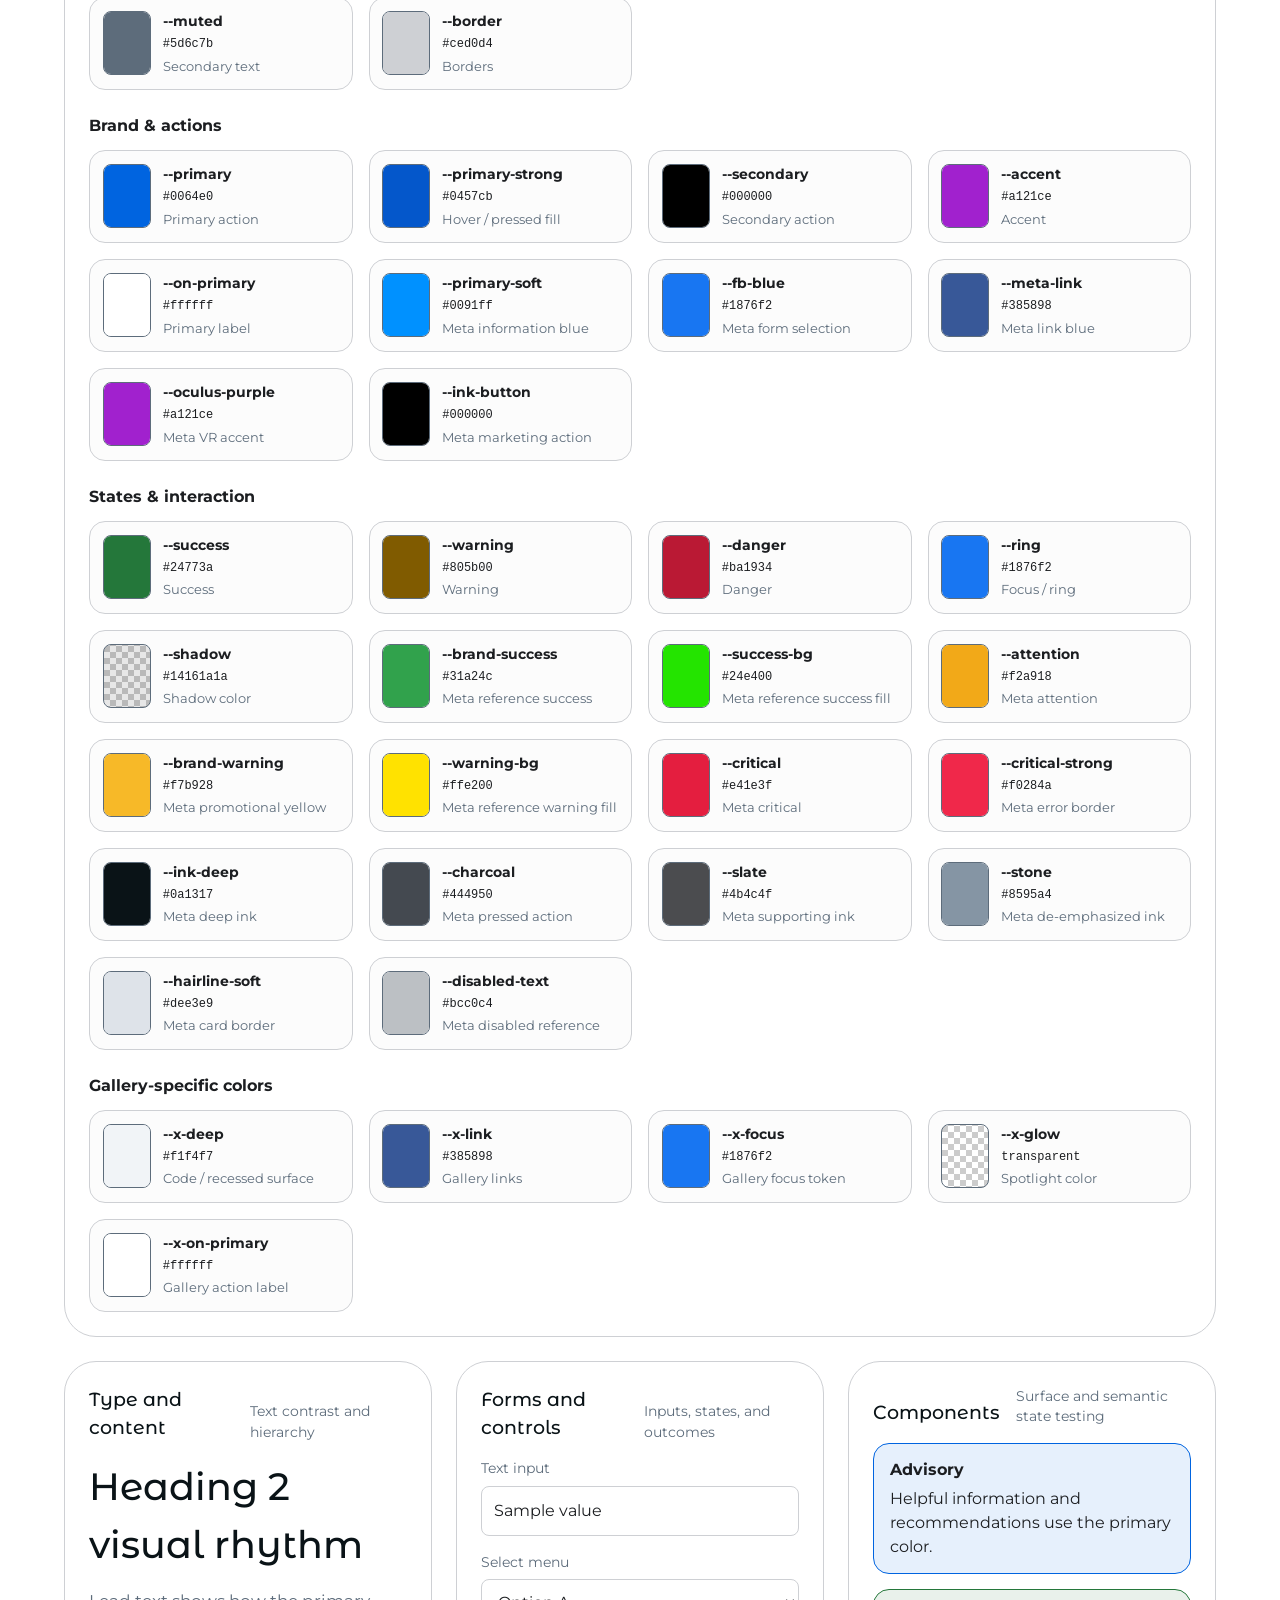
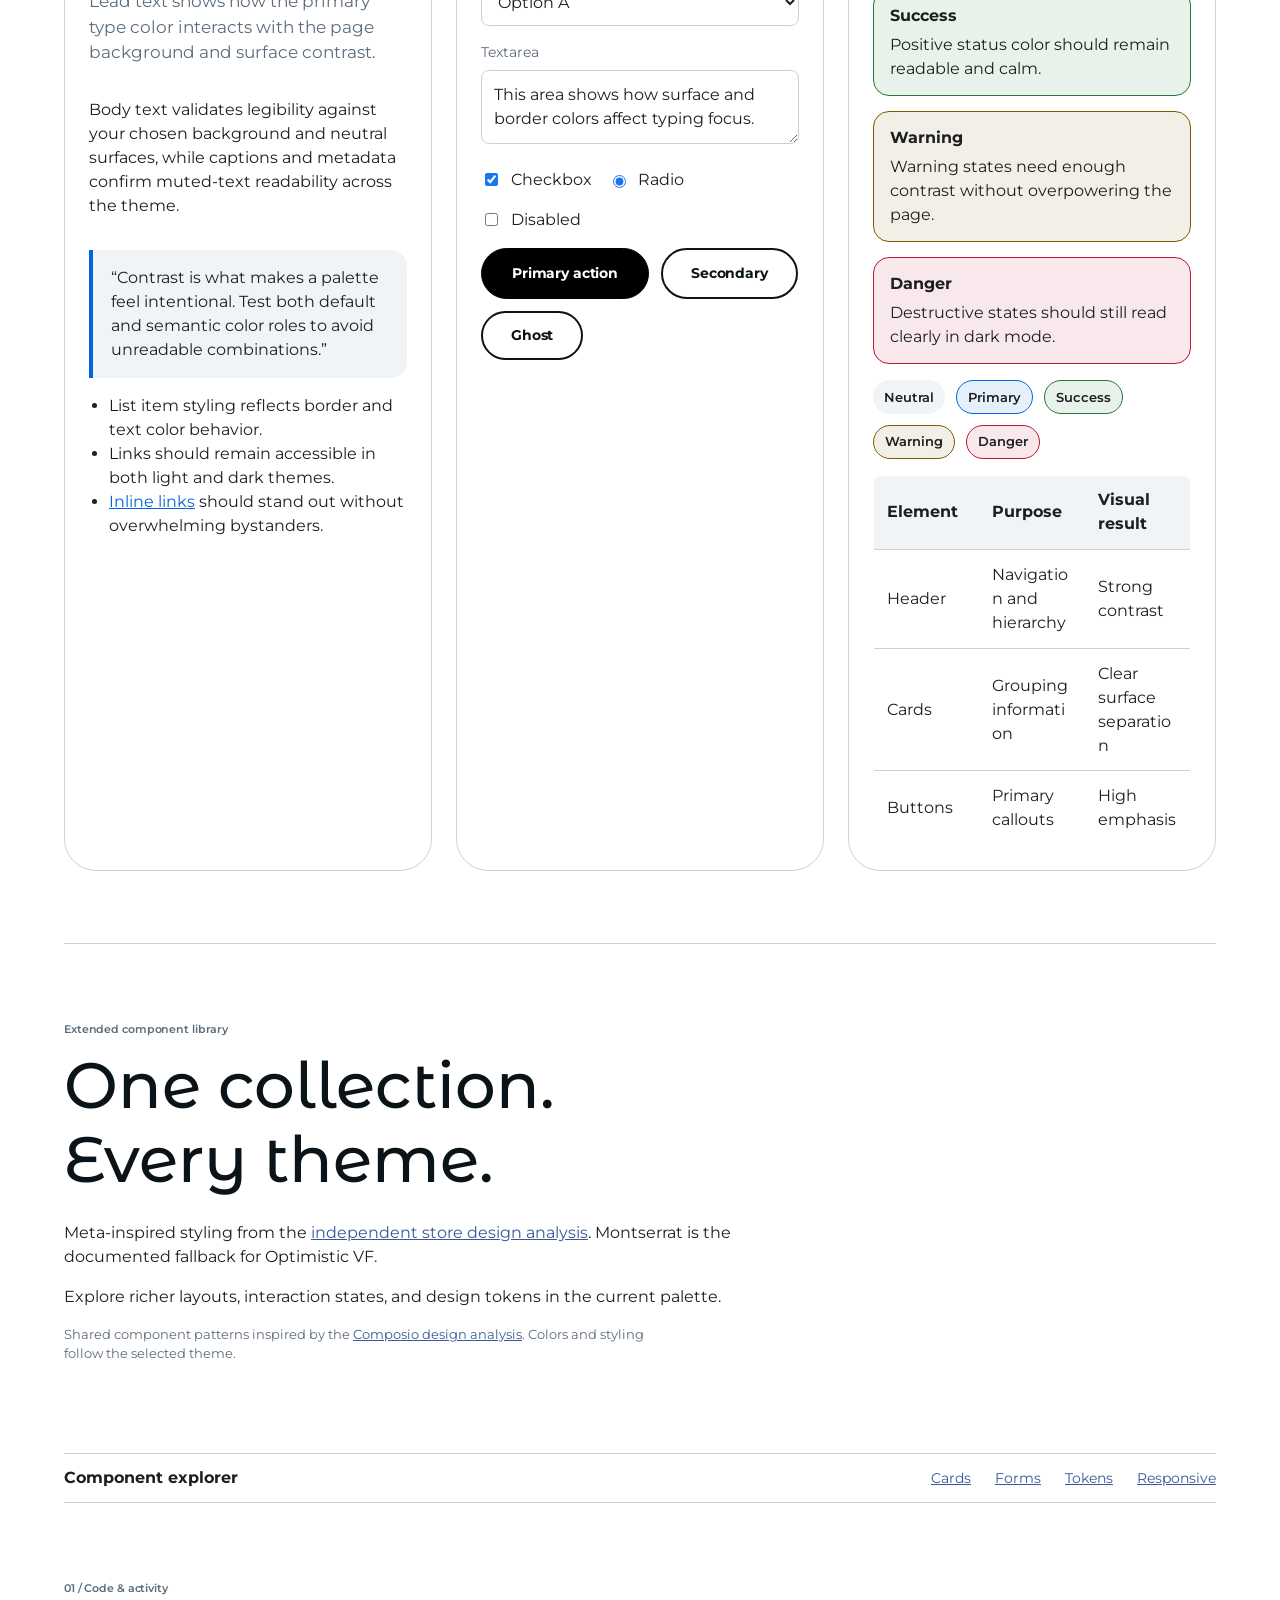
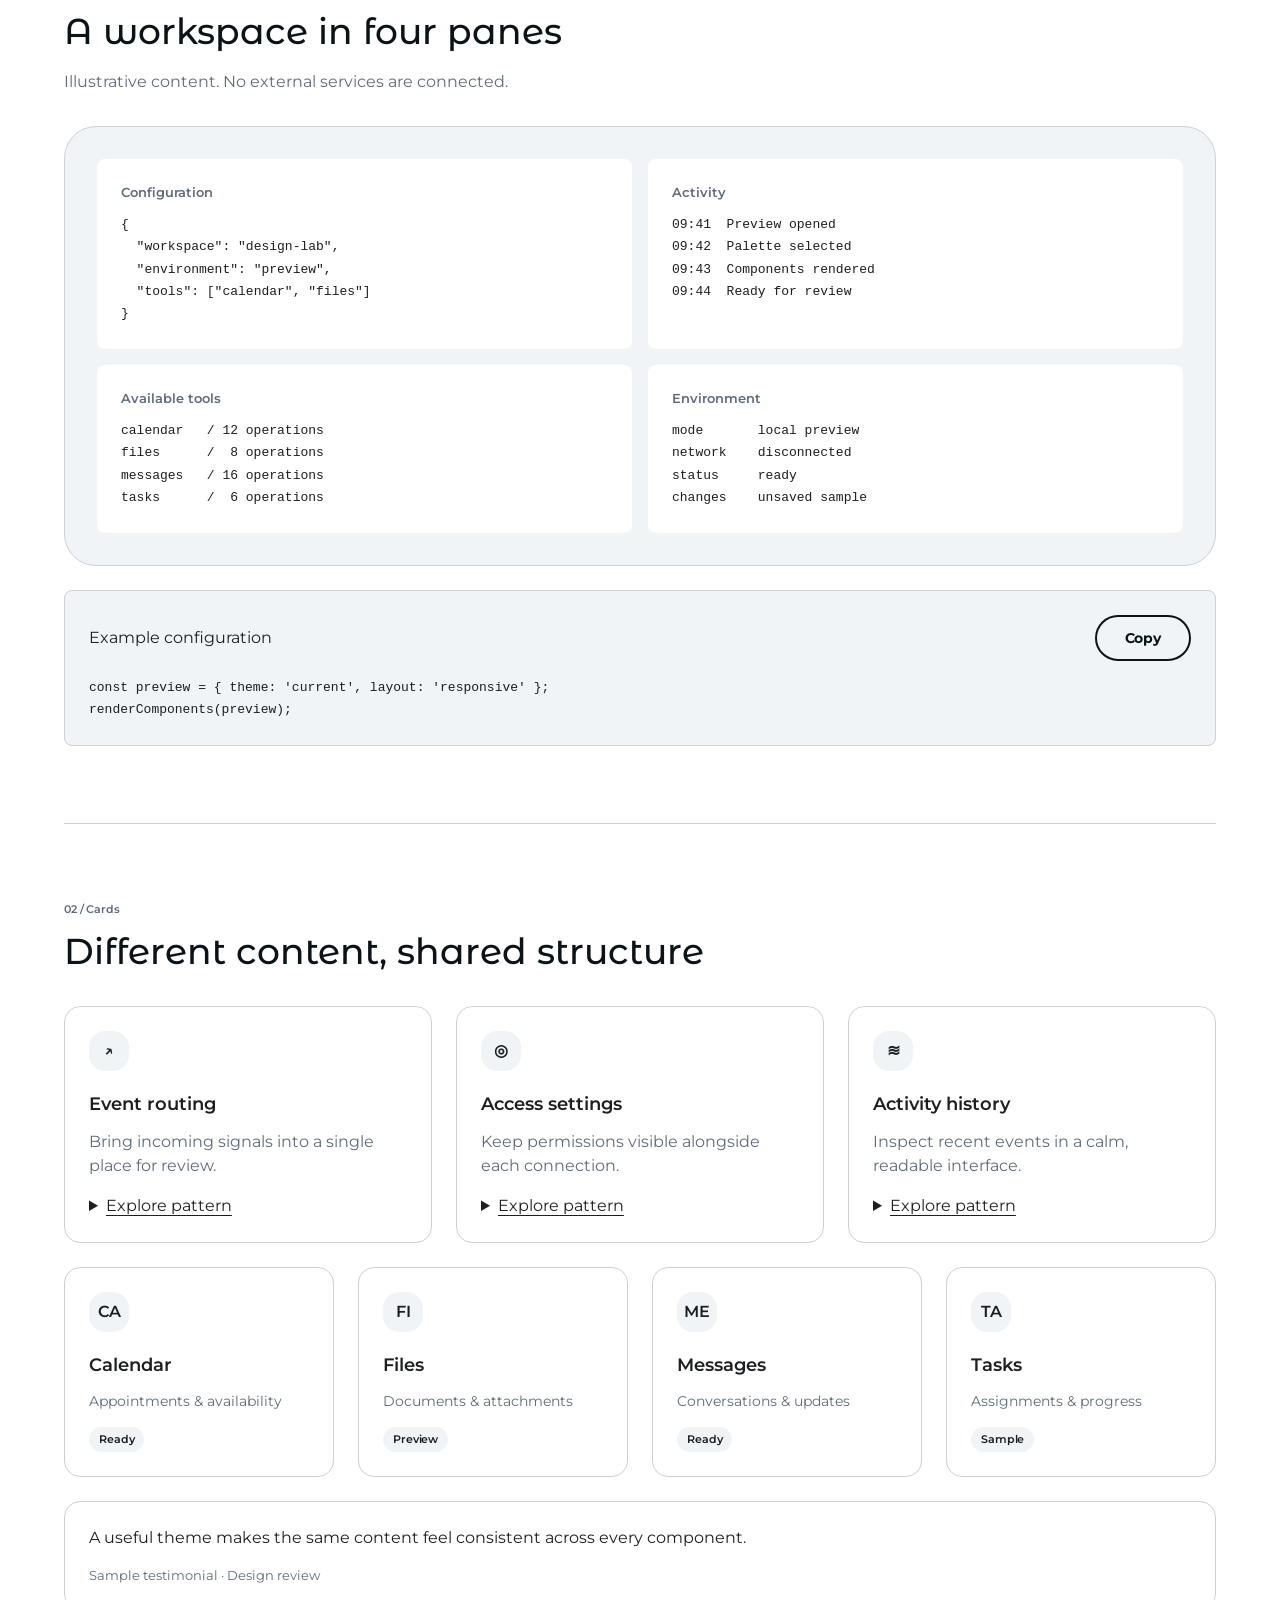
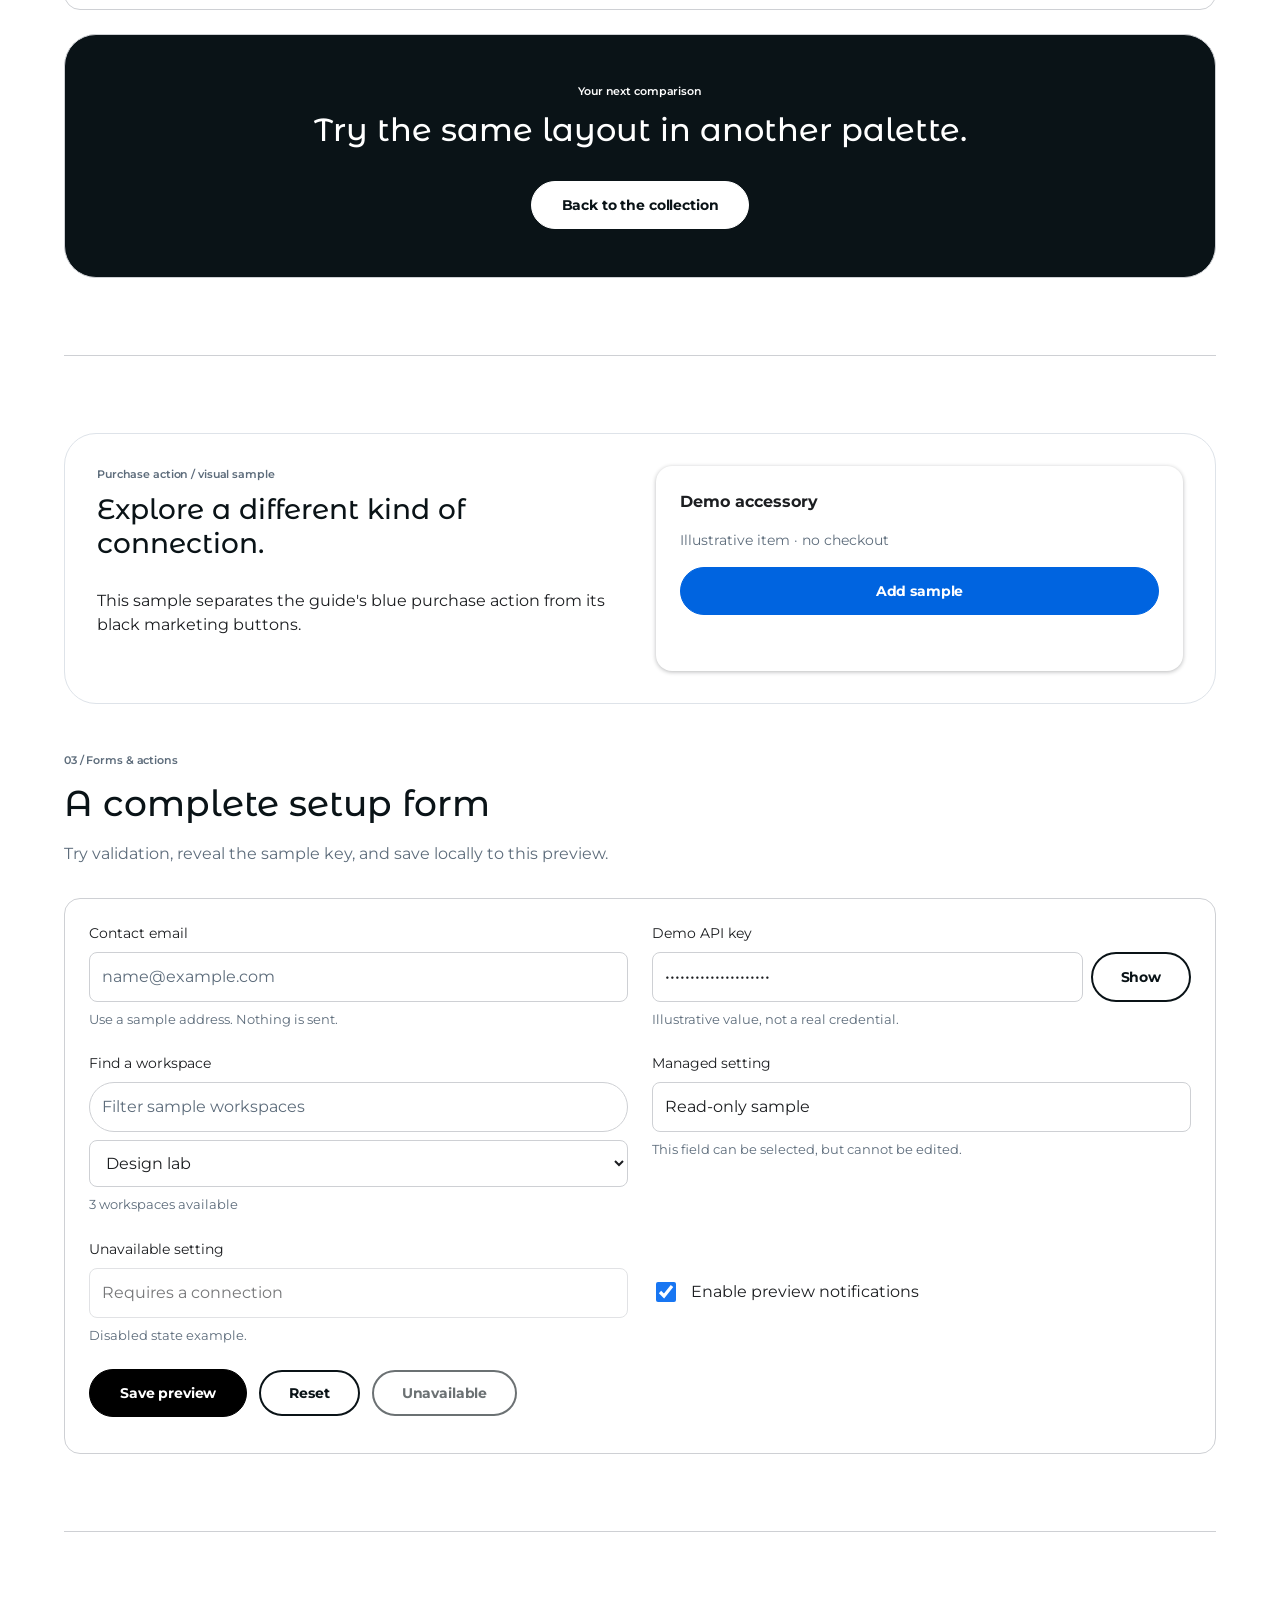
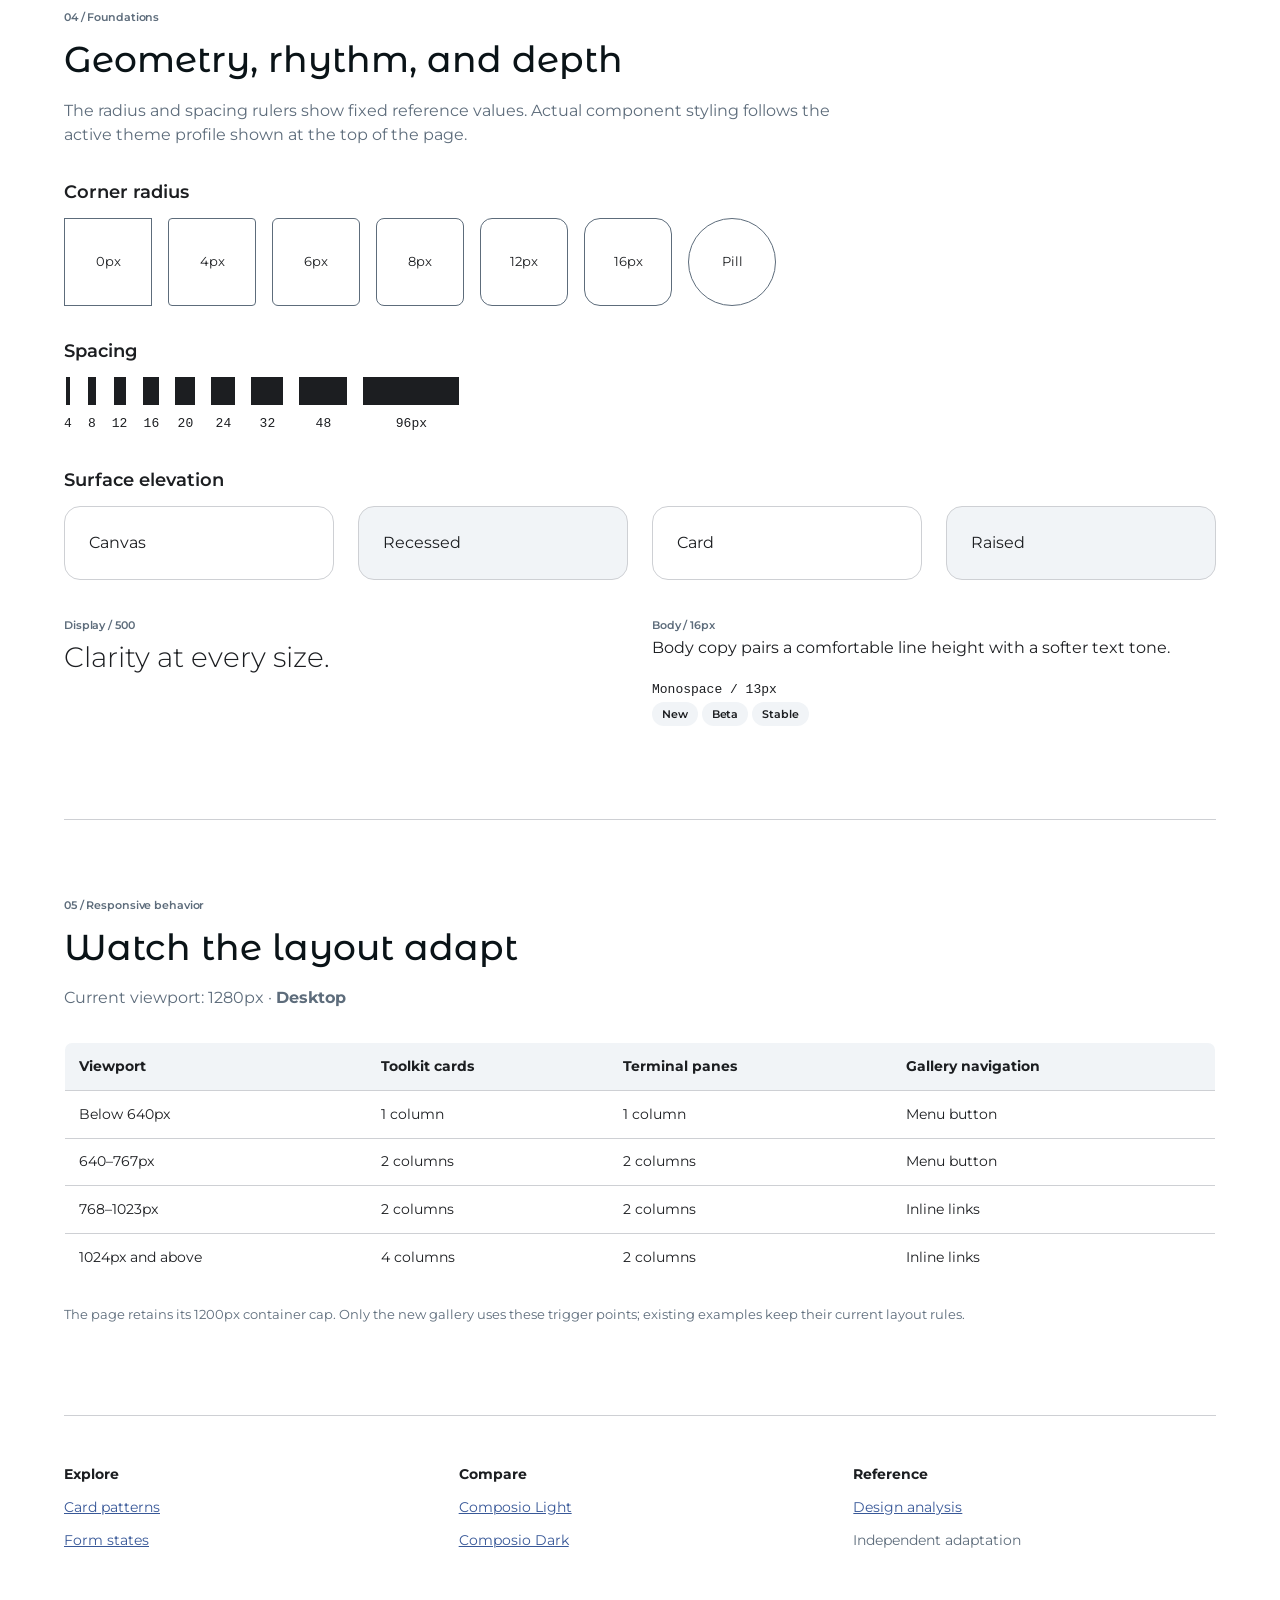
<file: meta.html>
<!DOCTYPE html>
<html lang="en" data-theme="meta" data-default-theme="meta">
  <head>
    <meta charset="UTF-8" />
    <meta name="viewport" content="width=device-width, initial-scale=1.0" />
    <meta
      name="description"
      content="Theme playground for testing CSS color variables across light and dark color schemes."
    />
    <meta name="theme-color" content="#0064e0" />
    <title>Meta — Color Scheme Playground</title>
    <link rel="stylesheet" href="styles.css" />
    <link rel="stylesheet" href="gallery.css" />
    <link rel="stylesheet" href="theme-styles.css" />
    <link rel="stylesheet" href="sentry.css" />
    <link rel="stylesheet" href="palette.css" />
    <link rel="stylesheet" href="meta.css" />
    <link rel="stylesheet" href="catalog-themes.css" />
  </head>
  <body>
    <div class="app-shell">
      <header class="topbar">
        <div>
          <p class="eyebrow">Design system playground</p>
          <h1>Meta Theme Playground</h1>
        </div>

        <div class="theme-picker" role="group" aria-label="Theme selector">
          <button class="theme-option is-active" data-theme-option="light" type="button">
            Light
          </button>
          <button class="theme-option" data-theme-option="dark" type="button">Dark</button>
          <button class="theme-option" data-theme-option="sunset" type="button">Sunset</button>
          <button class="theme-option" data-theme-option="ocean" type="button">Ocean</button>
          <button class="theme-option" data-theme-option="hmi-light" type="button">HMI Light</button>
          <button class="theme-option" data-theme-option="hmi-dark" type="button">HMI Dark</button>
          <button class="theme-option" data-theme-option="hmi-light-cvd" type="button">HMI Light (color-blind)</button>
          <button class="theme-option" data-theme-option="hmi-dark-cvd" type="button">HMI Dark (color-blind)</button>
          <a class="theme-option" data-theme-option="composio-light" href="composio-light.html">Composio Light</a>
          <a class="theme-option" data-theme-option="composio-dark" href="composio-dark.html">Composio Dark</a>
          <a class="theme-option" data-theme-option="sentry" href="sentry.html">Sentry</a>
          <a class="theme-option" data-theme-option="meta" href="meta.html">Meta</a>
          <button class="theme-option" data-theme-option="mobbin" type="button">Mobbin</button>
          <button class="theme-option" data-theme-option="1win" type="button">1win</button>
          <button class="theme-option" data-theme-option="aljazeera" type="button">Al Jazeera</button>
          <button class="theme-option" data-theme-option="dji" type="button">DJI</button>
          <button class="theme-option" data-theme-option="jobright" type="button">Jobright</button>
          <button class="theme-option" data-theme-option="mercury" type="button">Mercury</button>
          <button class="theme-option" data-theme-option="mydealz" type="button">mydealz</button>
          <button class="theme-option" data-theme-option="nerdwallet" type="button">NerdWallet</button>
          <button class="theme-option" data-theme-option="oracle" type="button">Oracle</button>
          <button class="theme-option" data-theme-option="oura" type="button">Oura</button>
        </div>
      </header>

      <main class="page-grid">
        <section class="panel style-profile" aria-labelledby="style-profile-title">
          <p class="section-kicker">Active theme styling</p>
          <h2 id="style-profile-title" data-style-token="--profile-label">Theme profile</h2>
          <p>Compare corners, type, density, depth, and motion as you switch themes.
            Light, dark, and color-blind variants within a family share the same styling.</p>
          <dl>
            <div><dt>Typography</dt><dd data-style-token="--font-label"></dd></div>
            <div><dt>Panel radius</dt><dd data-style-token="--radius-panel"></dd></div>
            <div><dt>Card radius</dt><dd data-style-token="--radius-card"></dd></div>
            <div><dt>Button radius</dt><dd data-style-token="--radius-button"></dd></div>
            <div><dt>Input radius</dt><dd data-style-token="--radius-control"></dd></div>
            <div><dt>Card padding</dt><dd data-style-token="--space-card"></dd></div>
            <div><dt>Grid gap</dt><dd data-style-token="--space-gap"></dd></div>
            <div><dt>Border width</dt><dd data-style-token="--border-width"></dd></div>
            <div><dt>Depth</dt><dd data-style-token="--elevation-label"></dd></div>
            <div><dt>Color / hover transition</dt><dd data-style-token="--motion-duration"></dd></div>
            <div><dt>Ghost button radius</dt><dd data-radius-selector=".ghost-button"></dd></div>
            <div><dt>Select radius</dt><dd data-radius-selector="#workspace-options"></dd></div>
            <div><dt>Search radius</dt><dd data-radius-selector="#workspace-search"></dd></div>
            <div><dt>Code block radius</dt><dd data-radius-selector=".x-code"></dd></div>
            <div><dt>Feature card radius</dt><dd data-radius-selector=".x-feature"></dd></div>
            <div><dt>Badge radius</dt><dd data-radius-selector=".x-tag"></dd></div>
          </dl>
        </section>
        <section class="panel hmi-demo" aria-labelledby="hmi-title">
          <p class="section-kicker">Operator display / sample states</p>
          <h2 id="hmi-title">Quiet during normal operation. Clear when attention is needed.</h2>
          <p class="lead">Neutral surfaces keep the process readable. Alarm priorities use color,
            shape, and text together. Color-blind variants use orange, blue, and purple instead
            of red-based priority coding; labels remain the same in every HMI theme.</p>
          <div class="alarm-grid">
            <div class="alarm-sample normal-state"><span class="alarm-symbol normal-symbol" aria-hidden="true">&#10003;</span><div><strong>Normal / running</strong><p>P-101 pump · No active alarm</p></div></div>
            <div class="alarm-sample priority-1"><span class="alarm-symbol octagon" aria-hidden="true">!</span><div><strong>P1 · High priority</strong><p>PT-101 · Pressure high-high</p></div></div>
            <div class="alarm-sample priority-2"><span class="alarm-symbol triangle" aria-hidden="true">!</span><div><strong>P2 · Medium priority</strong><p>LT-202 · Level high</p></div></div>
            <div class="alarm-sample priority-3"><span class="alarm-symbol square" aria-hidden="true">!</span><div><strong>P3 · Low priority</strong><p>FT-303 · Flow low</p></div></div>
          </div>
          <p class="hmi-note">Design study informed by ISA-101, EEMUA 201, and IEC 62682.
            These are adapted palettes, not a certified HMI or a standard-mandated color scheme.
            Priority assignments are illustrative.</p>
        </section>
        <section class="panel hero-panel">
          <div class="panel-header">
            <span class="status-dot"></span>
            <p>Theme overview</p>
          </div>

          <div class="hero-content">
            <div>
              <p class="section-kicker">Purpose</p>
              <h2>Evaluate how colors behave across semantic UI states.</h2>
            </div>
            <p class="lead">
              This page demonstrates how a design system reacts when background, surface,
              border, text, accent, status, and interaction colors are adjusted for light and
              dark themes.
            </p>
          </div>

          <div class="hero-metrics">
            <div class="metric-card">
              <span class="metric-label">Background</span>
              <strong>Page canvas</strong>
            </div>
            <div class="metric-card">
              <span class="metric-label">Surface</span>
              <strong>Cards / panels</strong>
            </div>
            <div class="metric-card">
              <span class="metric-label">Accent</span>
              <strong>Actions / focus</strong>
            </div>
          </div>
        </section>

        <section class="panel palette-panel" aria-labelledby="palette-title">
          <div class="section-heading"><h3 id="palette-title">Complete theme palette</h3><span>Brand, surfaces, accents, and states</span></div>
          <p>Color patches show the selected theme's tokens and values. Reference illustration colors are labeled separately from UI roles; checkerboards indicate transparency.</p>
          <div id="theme-palette"></div>
          <noscript>Enable JavaScript to display the active theme's color patches.</noscript>
        </section>

        <section class="panel">
          <div class="section-heading">
            <h3>Type and content</h3>
            <span>Text contrast and hierarchy</span>
          </div>

          <div class="type-demo">
            <h2>Heading 2 visual rhythm</h2>
            <p class="lead">
              Lead text shows how the primary type color interacts with the page background and
              surface contrast.
            </p>
            <p>
              Body text validates legibility against your chosen background and neutral surfaces,
              while captions and metadata confirm muted-text readability across the theme.
            </p>
            <blockquote>
              “Contrast is what makes a palette feel intentional. Test both default and semantic
              color roles to avoid unreadable combinations.”
            </blockquote>
            <ul>
              <li>List item styling reflects border and text color behavior.</li>
              <li>Links should remain accessible in both light and dark themes.</li>
              <li><a href="#">Inline links</a> should stand out without overwhelming bystanders.</li>
            </ul>
          </div>
        </section>

        <section class="panel">
          <div class="section-heading">
            <h3>Forms and controls</h3>
            <span>Inputs, states, and outcomes</span>
          </div>

          <div class="control-stack">
            <label class="field">
              <span>Text input</span>
              <input type="text" value="Sample value" aria-label="Text input sample" />
            </label>

            <label class="field">
              <span>Select menu</span>
              <select aria-label="Select sample">
                <option>Option A</option>
                <option>Option B</option>
                <option>Option C</option>
              </select>
            </label>

            <label class="field">
              <span>Textarea</span>
              <textarea aria-label="Textarea sample">This area shows how surface and border colors affect typing focus.</textarea>
            </label>

            <div class="check-grid">
              <label class="check-row"><input type="checkbox" checked /> Checkbox</label>
              <label class="check-row"><input type="radio" name="demo-radio" checked /> Radio</label>
              <label class="check-row"><input type="checkbox" /> Disabled</label>
            </div>

            <div class="button-row">
              <button class="primary-button" type="button">Primary action</button>
              <button class="secondary-button" type="button">Secondary</button>
              <button class="ghost-button" type="button">Ghost</button>
            </div>
          </div>
        </section>

        <section class="panel">
          <div class="section-heading">
            <h3>Components</h3>
            <span>Surface and semantic state testing</span>
          </div>

          <div class="component-row">
            <div class="alert alert-advisory">
              <strong>Advisory</strong>
              <span>Helpful information and recommendations use the primary color.</span>
            </div>
            <div class="alert alert-success">
              <strong>Success</strong>
              <span>Positive status color should remain readable and calm.</span>
            </div>
            <div class="alert alert-warning">
              <strong>Warning</strong>
              <span>Warning states need enough contrast without overpowering the page.</span>
            </div>
            <div class="alert alert-danger">
              <strong>Danger</strong>
              <span>Destructive states should still read clearly in dark mode.</span>
            </div>
          </div>

          <div class="badge-row">
            <span class="badge badge-neutral">Neutral</span>
            <span class="badge badge-primary">Primary</span>
            <span class="badge badge-success">Success</span>
            <span class="badge badge-warning">Warning</span>
            <span class="badge badge-danger">Danger</span>
          </div>

          <table>
            <thead>
              <tr>
                <th>Element</th>
                <th>Purpose</th>
                <th>Visual result</th>
              </tr>
            </thead>
            <tbody>
              <tr>
                <td>Header</td>
                <td>Navigation and hierarchy</td>
                <td>Strong contrast</td>
              </tr>
              <tr>
                <td>Cards</td>
                <td>Grouping information</td>
                <td>Clear surface separation</td>
              </tr>
              <tr>
                <td>Buttons</td>
                <td>Primary callouts</td>
                <td>High emphasis</td>
              </tr>
            </tbody>
          </table>
        </section>
        <!-- Shared additive gallery: original examples above retain their styles. -->
        <section class="x-gallery" aria-labelledby="extended-title">
          <header class="x-intro">
            <p class="x-eyebrow">Extended component library</p>
            <h2 id="extended-title">One collection.<br /><span class="theme-keyword">Every theme.</span></h2>
            <p class="sentry-reference">Sentry-inspired styling from the <a href="https://getdesign.md/sentry/design-md">independent design analysis</a>. Rubik stands in for the proprietary display face.</p>
            <p class="meta-only">Meta-inspired styling from the <a href="https://getdesign.md/meta/design-md">independent store design analysis</a>. Montserrat is the documented fallback for Optimistic VF.</p>
            <p>Explore richer layouts, interaction states, and design tokens in the current palette.</p>
            <p class="x-caption">Shared component patterns inspired by the <a href="https://getdesign.md/composio/design-md">Composio design analysis</a>.
              Colors and styling follow the selected theme.</p>
          </header>

          <nav class="x-nav" aria-label="Component gallery">
            <strong>Component explorer</strong>
            <button class="x-button x-menu" aria-expanded="false" aria-controls="gallery-links" type="button">Menu</button>
            <div id="gallery-links" class="x-nav-links">
              <a href="#gallery-cards">Cards</a><a href="#gallery-forms">Forms</a>
              <a href="#gallery-tokens">Tokens</a><a href="#gallery-responsive">Responsive</a>
            </div>
          </nav>

          <section class="x-section" aria-labelledby="terminal-title">
            <div class="x-heading"><p class="x-eyebrow">01 / Code &amp; activity</p><h3 id="terminal-title">A workspace in four panes</h3><p>Illustrative content. No external services are connected.</p></div>
            <div class="x-terminal-grid">
              <article class="x-terminal"><h4>Configuration</h4><pre><code>{
  "workspace": "design-lab",
  "environment": "preview",
  "tools": ["calendar", "files"]
}</code></pre></article>
              <article class="x-terminal"><h4>Activity</h4><pre><code>09:41  Preview opened
09:42  Palette selected
09:43  Components rendered
09:44  Ready for review</code></pre></article>
              <article class="x-terminal"><h4>Available tools</h4><pre><code>calendar   / 12 operations
files      /  8 operations
messages   / 16 operations
tasks      /  6 operations</code></pre></article>
              <article class="x-terminal"><h4>Environment</h4><pre><code>mode       local preview
network    disconnected
status     ready
changes    unsaved sample</code></pre></article>
            </div>
            <div class="x-code"><div class="x-code-bar"><span>Example configuration</span><button class="x-button" id="copy-example" type="button">Copy</button></div><pre><code id="example-code">const preview = { theme: 'current', layout: 'responsive' };
renderComponents(preview);</code></pre><p id="copy-status" class="x-caption" role="status"></p></div>
          </section>

          <section id="gallery-cards" class="x-section" aria-labelledby="cards-title">
            <div class="x-heading"><p class="x-eyebrow">02 / Cards</p><h3 id="cards-title">Different content, shared structure</h3></div>
            <div class="x-feature-grid">
              <article class="x-feature"><span class="x-icon" aria-hidden="true">↗</span><h4>Event routing</h4><p>Bring incoming signals into a single place for review.</p><details><summary>Explore pattern</summary><p>A feature card pairs a compact icon, heading, description, and disclosure.</p></details></article>
              <article class="x-feature"><span class="x-icon" aria-hidden="true">◎</span><h4>Access settings</h4><p>Keep permissions visible alongside each connection.</p><details><summary>Explore pattern</summary><p>Text and icon cues communicate meaning without relying on color alone.</p></details></article>
              <article class="x-feature"><span class="x-icon" aria-hidden="true">≋</span><h4>Activity history</h4><p>Inspect recent events in a calm, readable interface.</p><details><summary>Explore pattern</summary><p>Surface and border tokens adapt the same card to every theme.</p></details></article>
            </div>
            <div class="x-toolkit-grid">
              <article class="x-toolkit"><span class="x-icon" aria-hidden="true">CA</span><h4>Calendar</h4><p>Appointments &amp; availability</p><span class="x-tag">Ready</span></article>
              <article class="x-toolkit"><span class="x-icon" aria-hidden="true">FI</span><h4>Files</h4><p>Documents &amp; attachments</p><span class="x-tag">Preview</span></article>
              <article class="x-toolkit"><span class="x-icon" aria-hidden="true">ME</span><h4>Messages</h4><p>Conversations &amp; updates</p><span class="x-tag">Ready</span></article>
              <article class="x-toolkit"><span class="x-icon" aria-hidden="true">TA</span><h4>Tasks</h4><p>Assignments &amp; progress</p><span class="x-tag">Sample</span></article>
            </div>
            <figure class="x-quote"><blockquote>A useful theme makes the same content feel consistent across every component.</blockquote><figcaption>Sample testimonial · Design review</figcaption></figure>
            <div class="x-spotlight"><p class="x-eyebrow">Your next comparison</p><h3>Try the same layout in another palette.</h3><a class="x-button x-button-primary" href="#extended-title">Back to the collection</a></div>
          </section>

          <section id="gallery-forms" class="x-section" aria-labelledby="forms-title">
            <div class="meta-only meta-product">
              <div><p class="x-eyebrow">Purchase action / visual sample</p><h3>Explore a different kind of connection.</h3><p>This sample separates the guide's blue purchase action from its black marketing buttons.</p></div>
              <div class="meta-purchase"><strong>Demo accessory</strong><span>Illustrative item · no checkout</span><button class="x-button meta-buy-cta" id="meta-add-sample" type="button">Add sample</button><p id="meta-cart-status" role="status"></p></div>
            </div>
            <div class="x-heading"><p class="x-eyebrow">03 / Forms &amp; actions</p><h3 id="forms-title">A complete setup form</h3><p>Try validation, reveal the sample key, and save locally to this preview.</p></div>
            <form id="sample-setup" class="x-form" novalidate>
              <label class="x-field">Contact email<input id="sample-email" name="email" type="email" placeholder="name@example.com" required aria-describedby="email-help email-error" /><small id="email-help">Use a sample address. Nothing is sent.</small><span id="email-error" class="x-error" hidden>Enter an email address in the form name@example.com.</span></label>
              <div class="x-field"><label for="sample-key">Demo API key</label><div class="x-input-action"><input id="sample-key" type="password" value="demo_key_not_a_secret" autocomplete="off" /><button id="reveal-key" class="x-button" type="button" aria-controls="sample-key" aria-pressed="false">Show</button></div><small>Illustrative value, not a real credential.</small></div>
              <label class="x-field">Find a workspace<input id="workspace-search" type="search" placeholder="Filter sample workspaces" aria-controls="workspace-options" /><select id="workspace-options" aria-label="Sample workspace"><option>Design lab</option><option>Engineering</option><option>Operations</option></select><small id="workspace-count" role="status">3 workspaces available</small></label>
              <label class="x-field">Managed setting<input value="Read-only sample" readonly /><small>This field can be selected, but cannot be edited.</small></label>
              <label class="x-field">Unavailable setting<input value="Requires a connection" disabled /><small>Disabled state example.</small></label>
              <label class="x-check"><input type="checkbox" role="switch" checked /> Enable preview notifications</label>
              <div class="x-form-actions"><button class="x-button x-button-primary" type="submit">Save preview</button><button class="x-button" type="reset">Reset</button><button class="x-button x-outline" disabled type="button">Unavailable</button><p id="form-status" role="status"></p></div>
            </form>
          </section>

          <section id="gallery-tokens" class="x-section" aria-labelledby="tokens-title">
            <div class="x-heading"><p class="x-eyebrow">04 / Foundations</p><h3 id="tokens-title">Geometry, rhythm, and depth</h3><p>The radius and spacing rulers show fixed reference values. Actual component styling follows the active theme profile shown at the top of the page.</p></div>
            <h4>Corner radius</h4><div class="x-radius-row">
              <div style="--sample-radius:0px">0px</div><div style="--sample-radius:4px">4px</div><div style="--sample-radius:6px">6px</div><div style="--sample-radius:8px">8px</div><div style="--sample-radius:12px">12px</div><div style="--sample-radius:16px">16px</div><div style="--sample-radius:9999px">Pill</div>
            </div>
            <h4>Spacing</h4><div class="x-spacing-row">
              <div><span style="width:4px"></span><code>4</code></div><div><span style="width:8px"></span><code>8</code></div><div><span style="width:12px"></span><code>12</code></div><div><span style="width:16px"></span><code>16</code></div><div><span style="width:20px"></span><code>20</code></div><div><span style="width:24px"></span><code>24</code></div><div><span style="width:32px"></span><code>32</code></div><div><span style="width:48px"></span><code>48</code></div><div><span style="width:96px"></span><code>96px</code></div>
            </div>
            <h4>Surface elevation</h4><div class="x-elevation-grid"><div class="x-level-canvas">Canvas</div><div class="x-level-deep">Recessed</div><div class="x-level-card">Card</div><div class="x-level-raised">Raised</div></div>
            <div class="x-type-grid"><div><span class="x-eyebrow">Display / 500</span><p class="x-display-sample">Clarity at every size.</p></div><div><span class="x-eyebrow">Body / 16px</span><p>Body copy pairs a comfortable line height with a softer text tone.</p><code>Monospace / 13px</code><p><span class="x-tag">New</span> <span class="x-tag">Beta</span> <span class="x-tag">Stable</span></p></div></div>
          </section>

          <section id="gallery-responsive" class="x-section" aria-labelledby="responsive-title">
            <div class="x-heading"><p class="x-eyebrow">05 / Responsive behavior</p><h3 id="responsive-title">Watch the layout adapt</h3><p>Current viewport: <output id="viewport-width"></output> · <strong id="viewport-range"></strong></p></div>
            <div class="x-table-wrap" tabindex="0" role="region" aria-label="Responsive breakpoint table"><table><thead><tr><th>Viewport</th><th>Toolkit cards</th><th>Terminal panes</th><th>Gallery navigation</th></tr></thead><tbody><tr><td>Below 640px</td><td>1 column</td><td>1 column</td><td>Menu button</td></tr><tr><td>640–767px</td><td>2 columns</td><td>2 columns</td><td>Menu button</td></tr><tr><td>768–1023px</td><td>2 columns</td><td>2 columns</td><td>Inline links</td></tr><tr><td>1024px and above</td><td>4 columns</td><td>2 columns</td><td>Inline links</td></tr></tbody></table></div>
            <p class="x-caption">The page retains its 1200px container cap. Only the new gallery uses these trigger points; existing examples keep their current layout rules.</p>
          </section>
          <footer class="x-footer"><div><strong>Explore</strong><a href="#gallery-cards">Card patterns</a><a href="#gallery-forms">Form states</a></div><div><strong>Compare</strong><a href="composio-light.html">Composio Light</a><a href="composio-dark.html">Composio Dark</a></div><div><strong>Reference</strong><a href="https://getdesign.md/composio/design-md">Design analysis</a><span>Independent adaptation</span></div></footer>
        </section>

      </main>
    </div>

    <script src="catalog-themes.js"></script>
    <script src="palette.js"></script>
    <script src="script.js"></script>
    <script src="gallery.js"></script>
  </body>
</html>
</file>
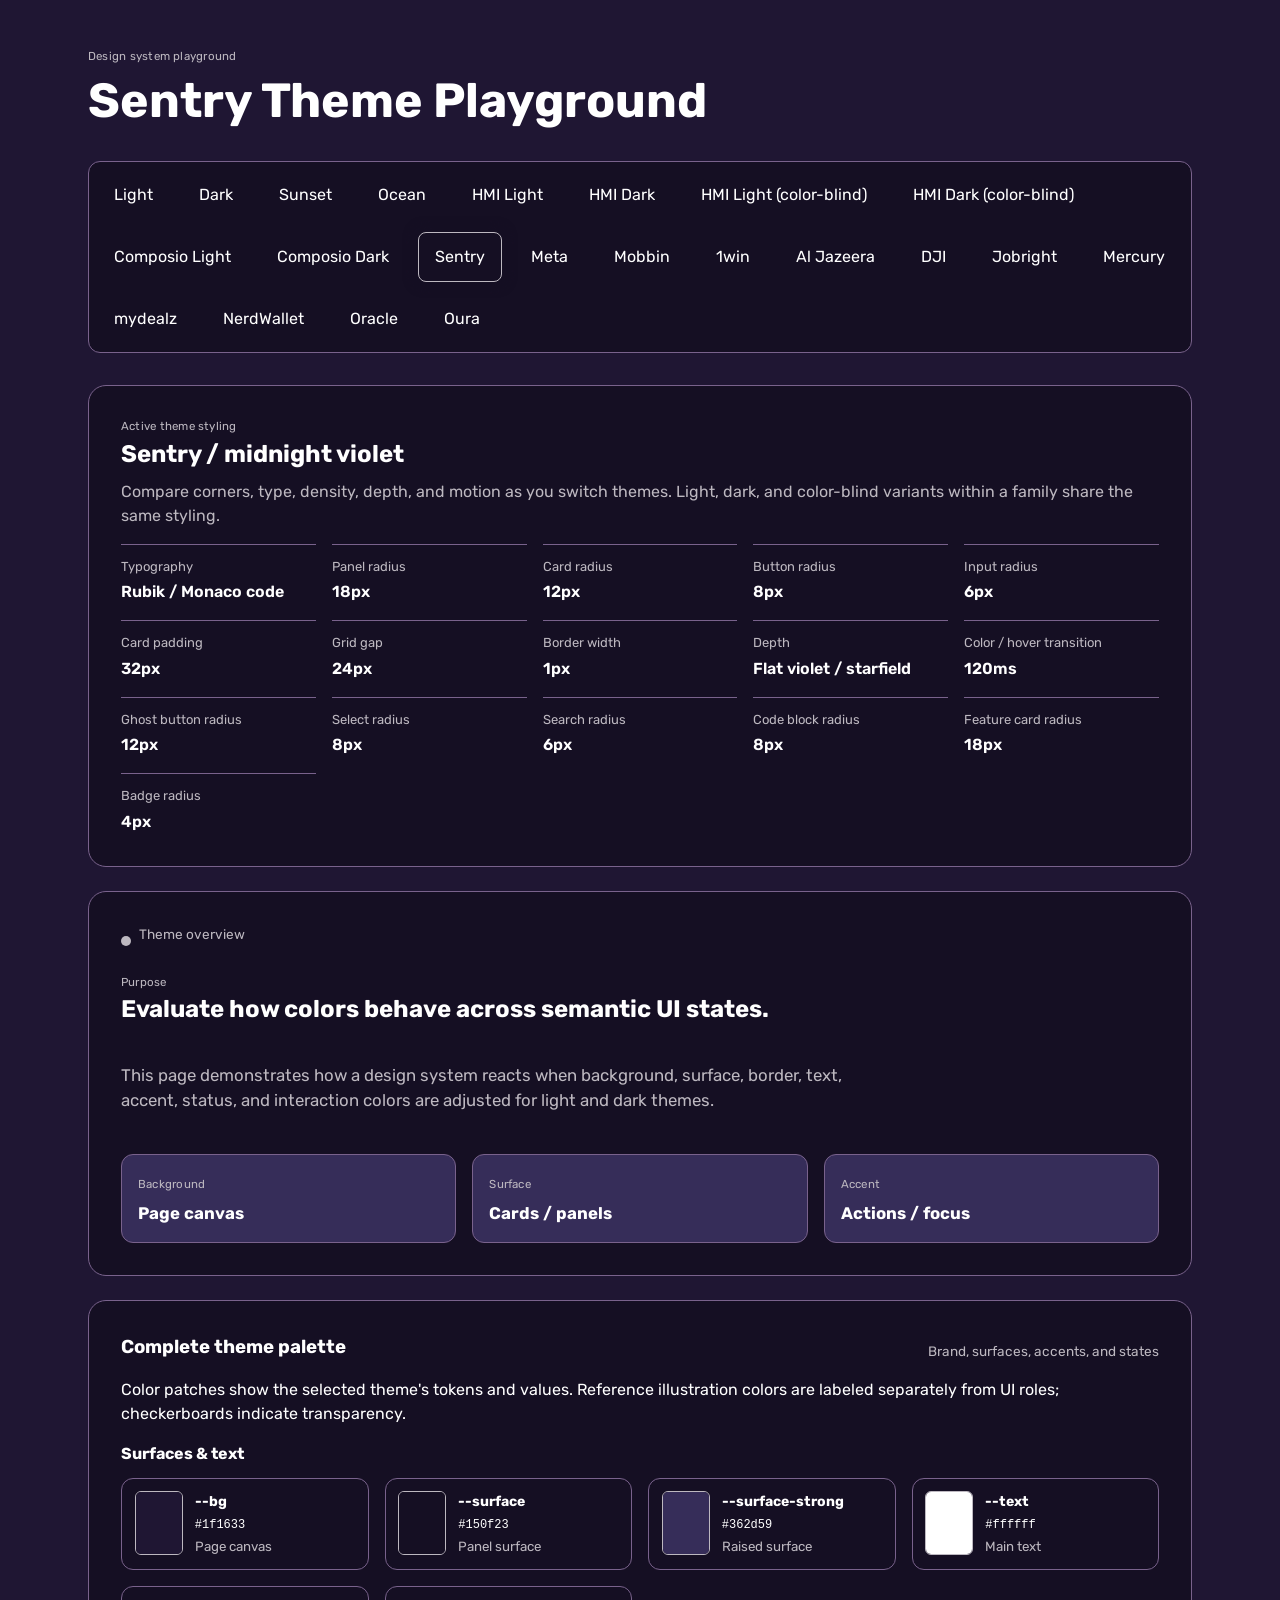
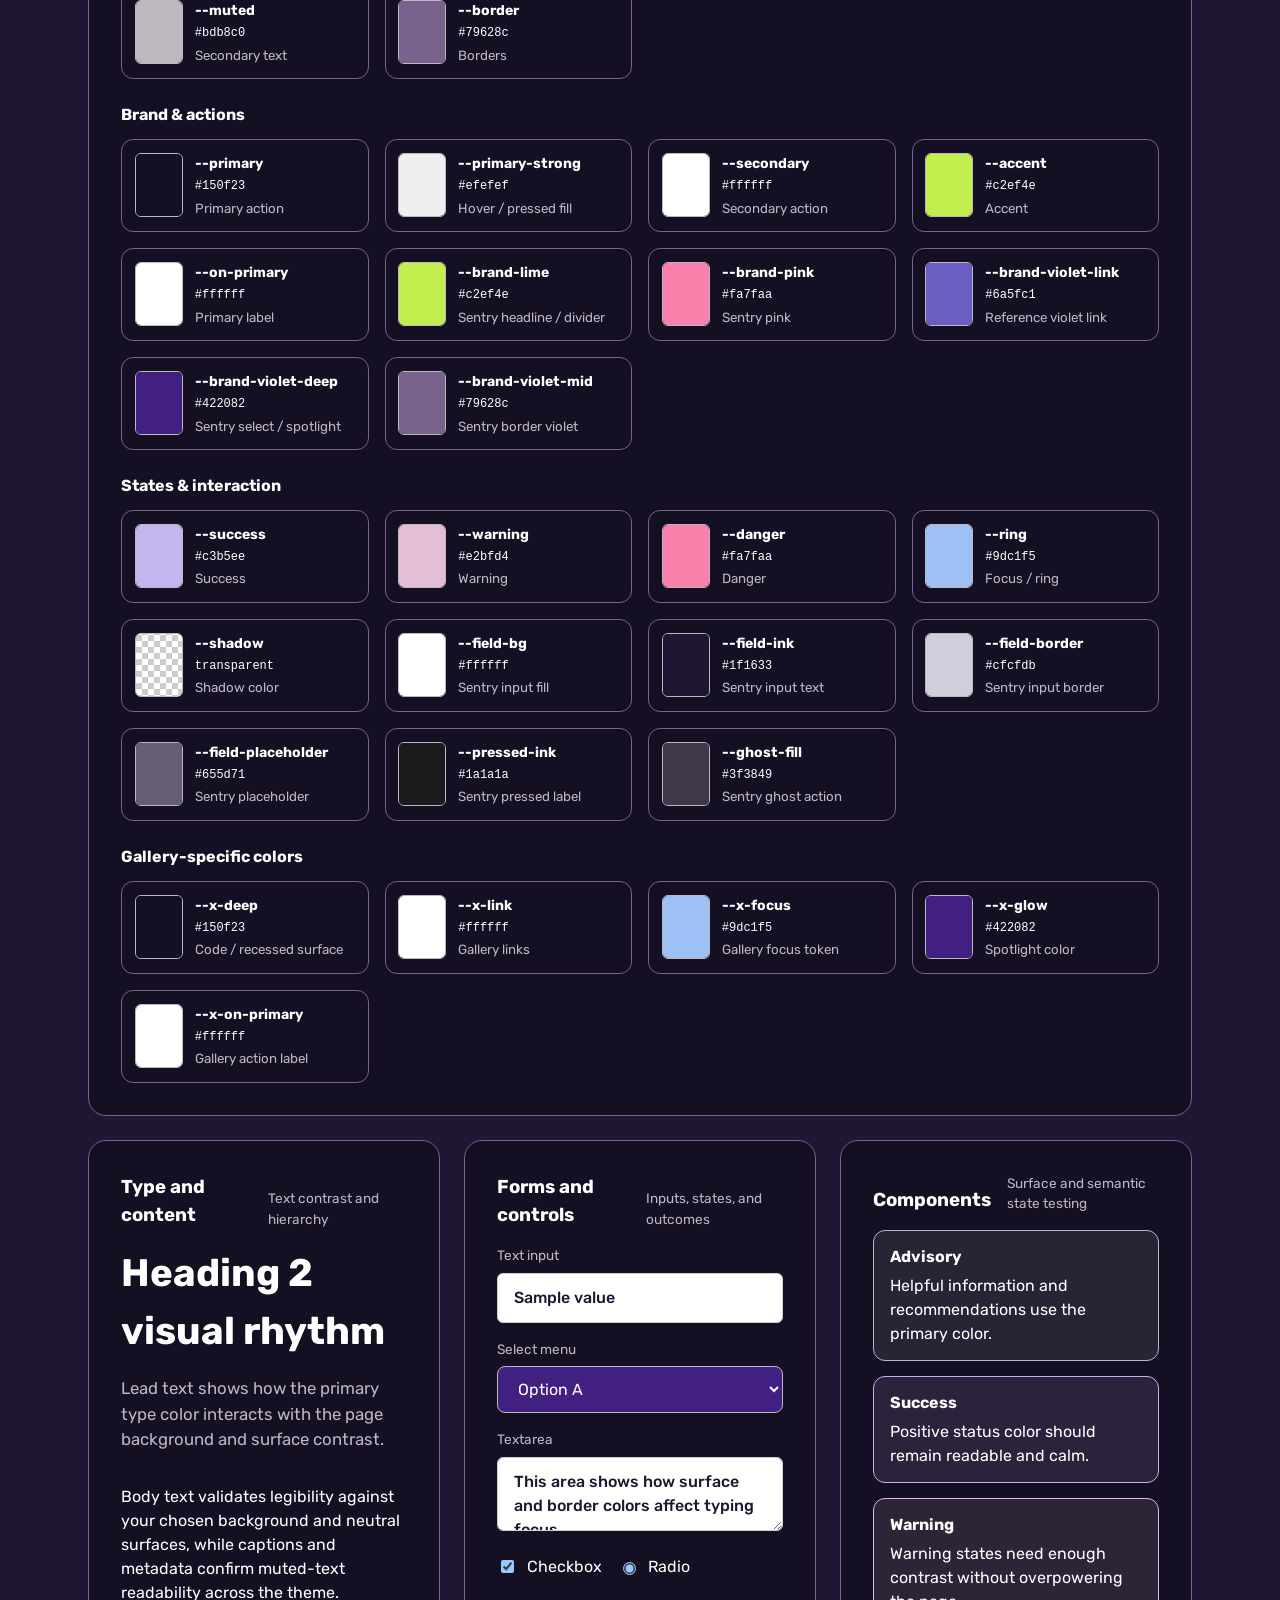
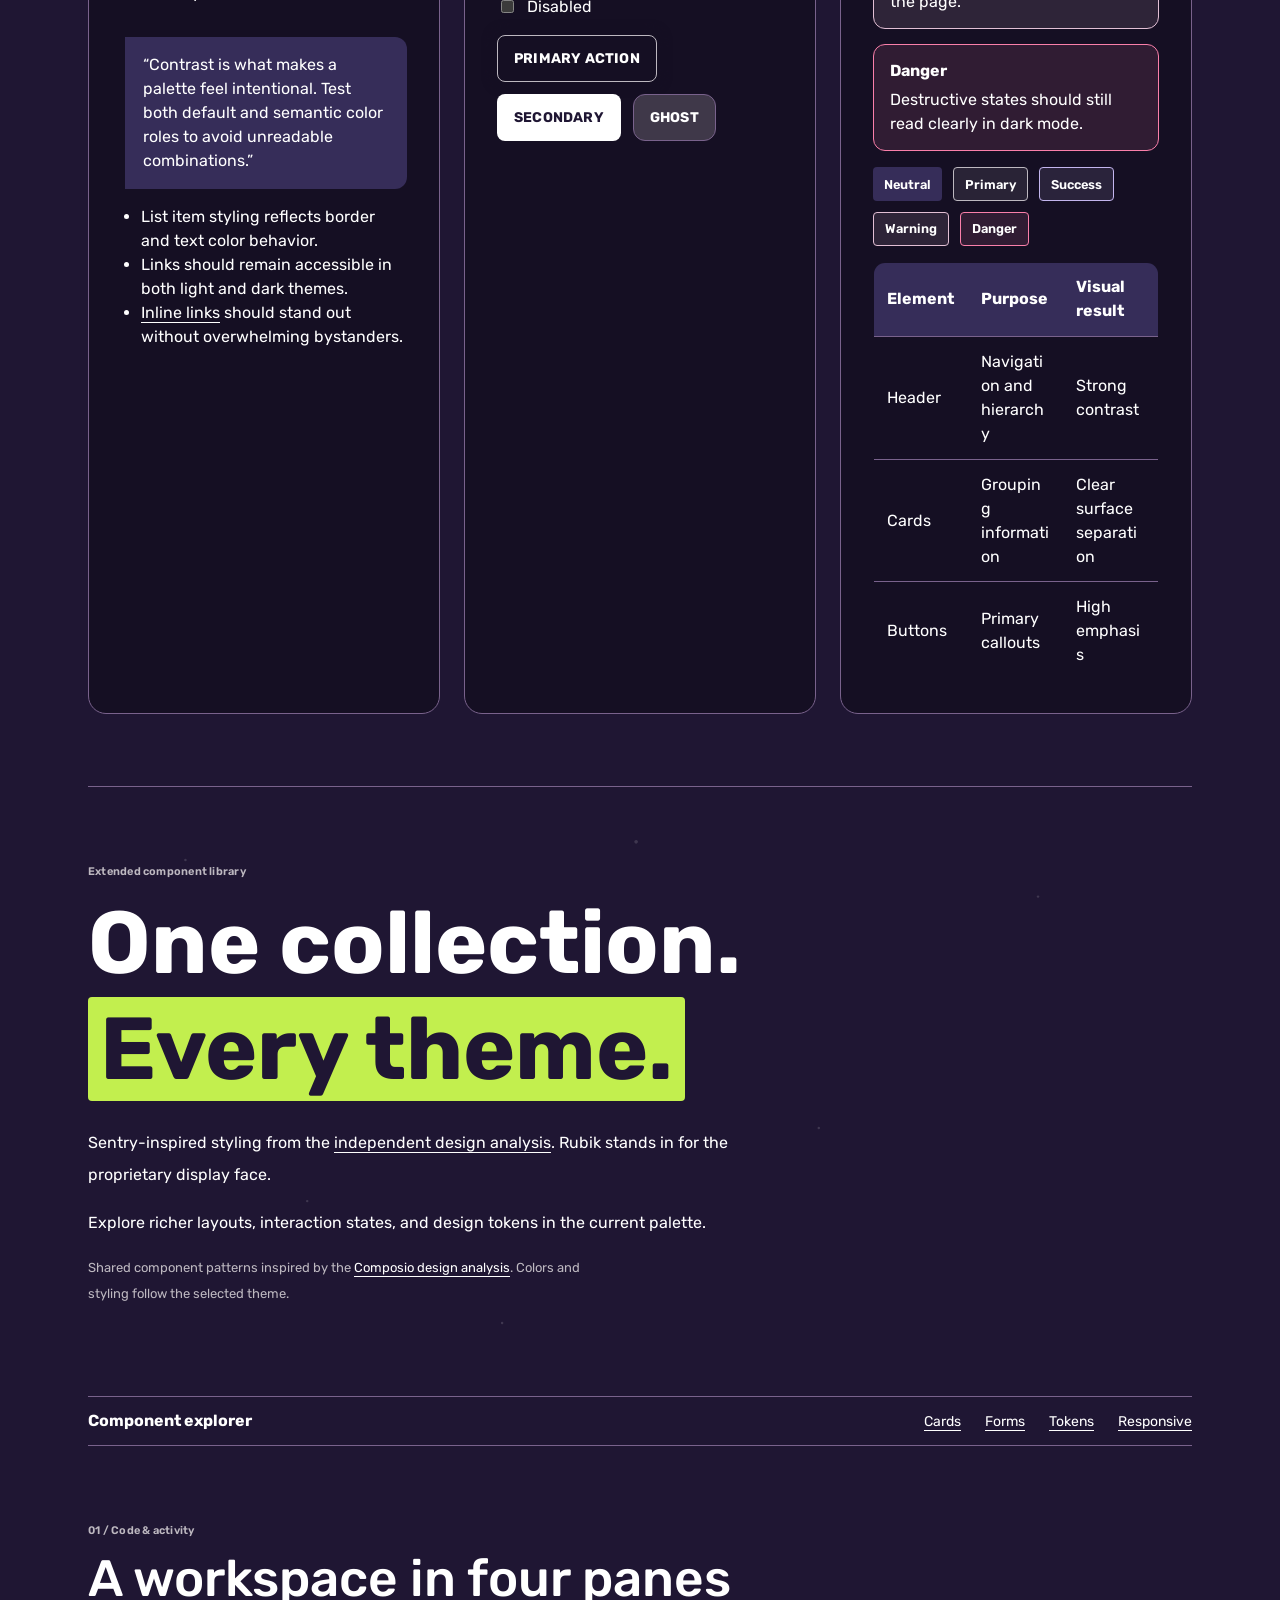
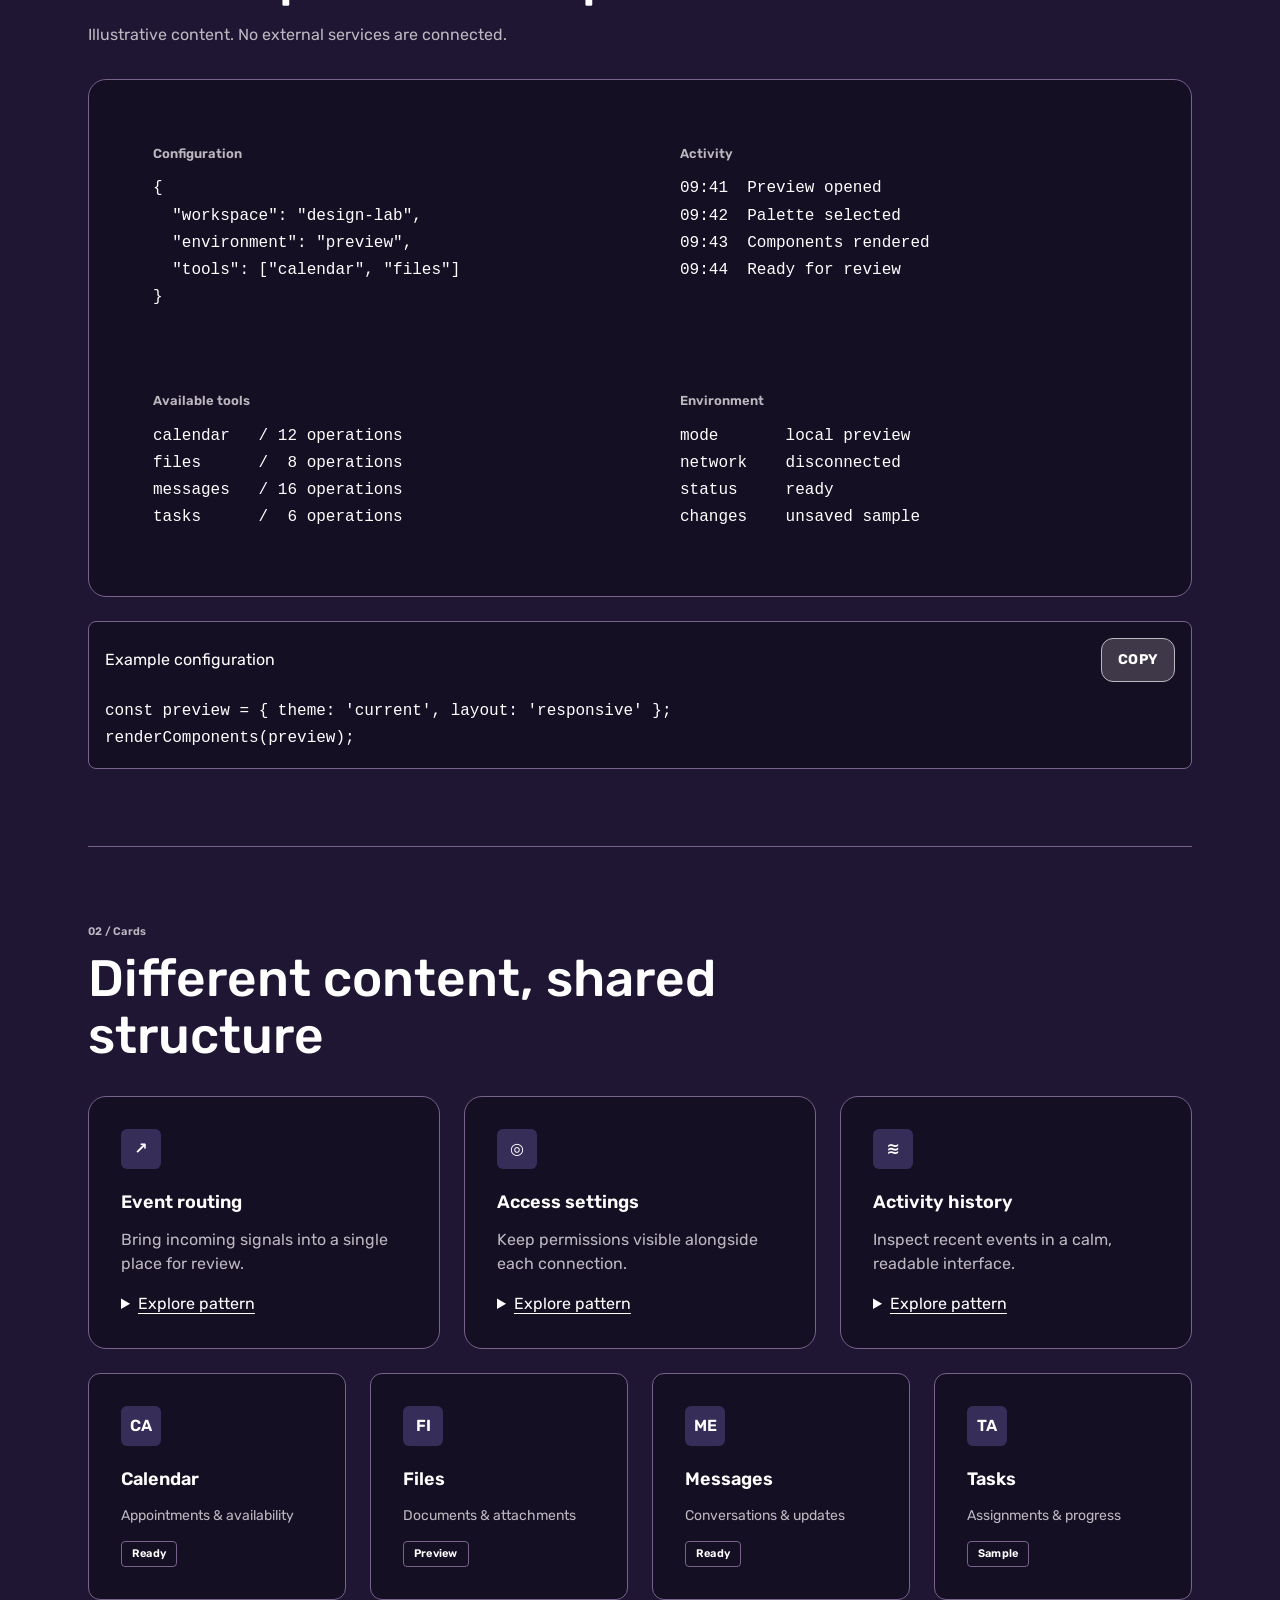
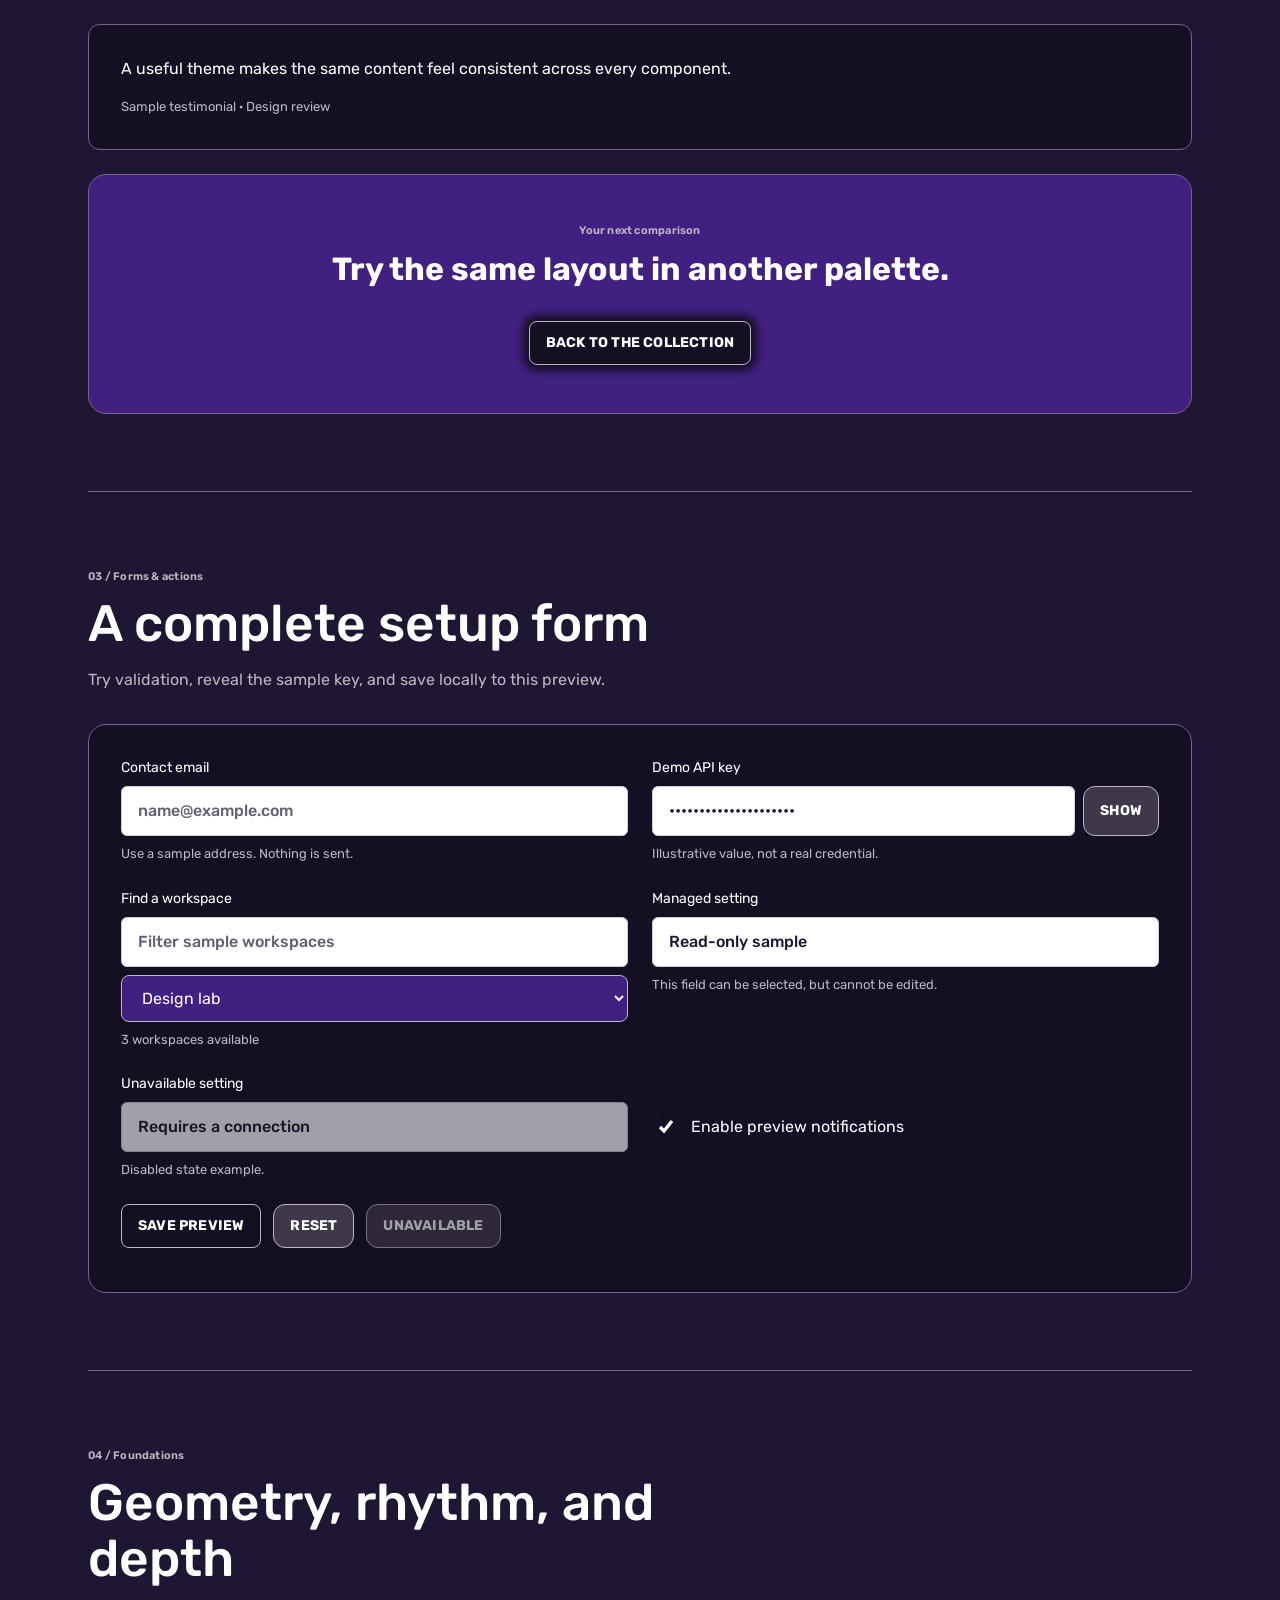
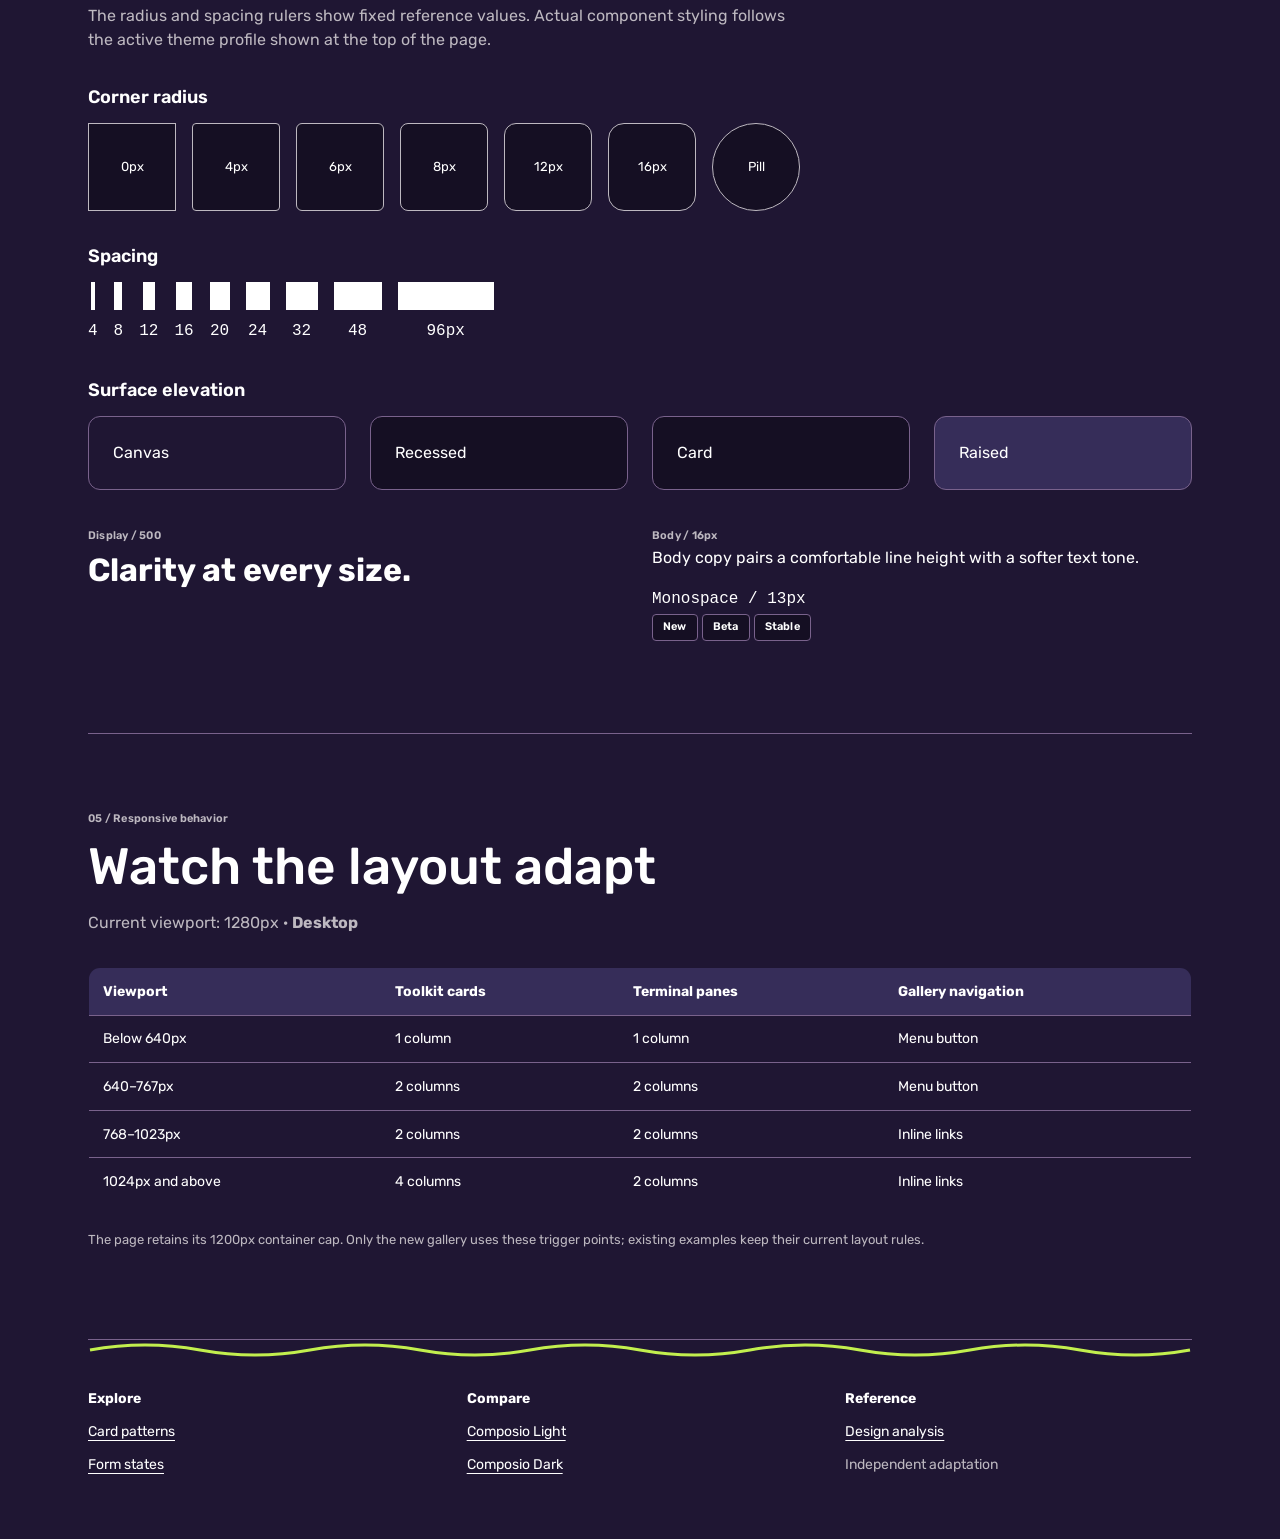
<file: sentry.html>
<!DOCTYPE html>
<html lang="en" data-theme="sentry" data-default-theme="sentry">
  <head>
    <meta charset="UTF-8" />
    <meta name="viewport" content="width=device-width, initial-scale=1.0" />
    <meta
      name="description"
      content="Theme playground for testing CSS color variables across light and dark color schemes."
    />
    <meta name="theme-color" content="#1f1633" />
    <title>Sentry — Color Scheme Playground</title>
    <link rel="stylesheet" href="styles.css" />
    <link rel="stylesheet" href="gallery.css" />
    <link rel="stylesheet" href="theme-styles.css" />
    <link rel="stylesheet" href="sentry.css" />
    <link rel="stylesheet" href="palette.css" />
    <link rel="stylesheet" href="meta.css" />
    <link rel="stylesheet" href="catalog-themes.css" />
  </head>
  <body>
    <div class="app-shell">
      <header class="topbar">
        <div>
          <p class="eyebrow">Design system playground</p>
          <h1>Sentry Theme Playground</h1>
        </div>

        <div class="theme-picker" role="group" aria-label="Theme selector">
          <button class="theme-option is-active" data-theme-option="light" type="button">
            Light
          </button>
          <button class="theme-option" data-theme-option="dark" type="button">Dark</button>
          <button class="theme-option" data-theme-option="sunset" type="button">Sunset</button>
          <button class="theme-option" data-theme-option="ocean" type="button">Ocean</button>
          <button class="theme-option" data-theme-option="hmi-light" type="button">HMI Light</button>
          <button class="theme-option" data-theme-option="hmi-dark" type="button">HMI Dark</button>
          <button class="theme-option" data-theme-option="hmi-light-cvd" type="button">HMI Light (color-blind)</button>
          <button class="theme-option" data-theme-option="hmi-dark-cvd" type="button">HMI Dark (color-blind)</button>
          <a class="theme-option" data-theme-option="composio-light" href="composio-light.html">Composio Light</a>
          <a class="theme-option" data-theme-option="composio-dark" href="composio-dark.html">Composio Dark</a>
          <a class="theme-option" data-theme-option="sentry" href="sentry.html">Sentry</a>
          <a class="theme-option" data-theme-option="meta" href="meta.html">Meta</a>
          <button class="theme-option" data-theme-option="mobbin" type="button">Mobbin</button>
          <button class="theme-option" data-theme-option="1win" type="button">1win</button>
          <button class="theme-option" data-theme-option="aljazeera" type="button">Al Jazeera</button>
          <button class="theme-option" data-theme-option="dji" type="button">DJI</button>
          <button class="theme-option" data-theme-option="jobright" type="button">Jobright</button>
          <button class="theme-option" data-theme-option="mercury" type="button">Mercury</button>
          <button class="theme-option" data-theme-option="mydealz" type="button">mydealz</button>
          <button class="theme-option" data-theme-option="nerdwallet" type="button">NerdWallet</button>
          <button class="theme-option" data-theme-option="oracle" type="button">Oracle</button>
          <button class="theme-option" data-theme-option="oura" type="button">Oura</button>
        </div>
      </header>

      <main class="page-grid">
        <section class="panel style-profile" aria-labelledby="style-profile-title">
          <p class="section-kicker">Active theme styling</p>
          <h2 id="style-profile-title" data-style-token="--profile-label">Theme profile</h2>
          <p>Compare corners, type, density, depth, and motion as you switch themes.
            Light, dark, and color-blind variants within a family share the same styling.</p>
          <dl>
            <div><dt>Typography</dt><dd data-style-token="--font-label"></dd></div>
            <div><dt>Panel radius</dt><dd data-style-token="--radius-panel"></dd></div>
            <div><dt>Card radius</dt><dd data-style-token="--radius-card"></dd></div>
            <div><dt>Button radius</dt><dd data-style-token="--radius-button"></dd></div>
            <div><dt>Input radius</dt><dd data-style-token="--radius-control"></dd></div>
            <div><dt>Card padding</dt><dd data-style-token="--space-card"></dd></div>
            <div><dt>Grid gap</dt><dd data-style-token="--space-gap"></dd></div>
            <div><dt>Border width</dt><dd data-style-token="--border-width"></dd></div>
            <div><dt>Depth</dt><dd data-style-token="--elevation-label"></dd></div>
            <div><dt>Color / hover transition</dt><dd data-style-token="--motion-duration"></dd></div>
            <div><dt>Ghost button radius</dt><dd data-radius-selector=".ghost-button"></dd></div>
            <div><dt>Select radius</dt><dd data-radius-selector="#workspace-options"></dd></div>
            <div><dt>Search radius</dt><dd data-radius-selector="#workspace-search"></dd></div>
            <div><dt>Code block radius</dt><dd data-radius-selector=".x-code"></dd></div>
            <div><dt>Feature card radius</dt><dd data-radius-selector=".x-feature"></dd></div>
            <div><dt>Badge radius</dt><dd data-radius-selector=".x-tag"></dd></div>
          </dl>
        </section>
        <section class="panel hmi-demo" aria-labelledby="hmi-title">
          <p class="section-kicker">Operator display / sample states</p>
          <h2 id="hmi-title">Quiet during normal operation. Clear when attention is needed.</h2>
          <p class="lead">Neutral surfaces keep the process readable. Alarm priorities use color,
            shape, and text together. Color-blind variants use orange, blue, and purple instead
            of red-based priority coding; labels remain the same in every HMI theme.</p>
          <div class="alarm-grid">
            <div class="alarm-sample normal-state"><span class="alarm-symbol normal-symbol" aria-hidden="true">&#10003;</span><div><strong>Normal / running</strong><p>P-101 pump · No active alarm</p></div></div>
            <div class="alarm-sample priority-1"><span class="alarm-symbol octagon" aria-hidden="true">!</span><div><strong>P1 · High priority</strong><p>PT-101 · Pressure high-high</p></div></div>
            <div class="alarm-sample priority-2"><span class="alarm-symbol triangle" aria-hidden="true">!</span><div><strong>P2 · Medium priority</strong><p>LT-202 · Level high</p></div></div>
            <div class="alarm-sample priority-3"><span class="alarm-symbol square" aria-hidden="true">!</span><div><strong>P3 · Low priority</strong><p>FT-303 · Flow low</p></div></div>
          </div>
          <p class="hmi-note">Design study informed by ISA-101, EEMUA 201, and IEC 62682.
            These are adapted palettes, not a certified HMI or a standard-mandated color scheme.
            Priority assignments are illustrative.</p>
        </section>
        <section class="panel hero-panel">
          <div class="panel-header">
            <span class="status-dot"></span>
            <p>Theme overview</p>
          </div>

          <div class="hero-content">
            <div>
              <p class="section-kicker">Purpose</p>
              <h2>Evaluate how colors behave across semantic UI states.</h2>
            </div>
            <p class="lead">
              This page demonstrates how a design system reacts when background, surface,
              border, text, accent, status, and interaction colors are adjusted for light and
              dark themes.
            </p>
          </div>

          <div class="hero-metrics">
            <div class="metric-card">
              <span class="metric-label">Background</span>
              <strong>Page canvas</strong>
            </div>
            <div class="metric-card">
              <span class="metric-label">Surface</span>
              <strong>Cards / panels</strong>
            </div>
            <div class="metric-card">
              <span class="metric-label">Accent</span>
              <strong>Actions / focus</strong>
            </div>
          </div>
        </section>

        <section class="panel palette-panel" aria-labelledby="palette-title">
          <div class="section-heading"><h3 id="palette-title">Complete theme palette</h3><span>Brand, surfaces, accents, and states</span></div>
          <p>Color patches show the selected theme's tokens and values. Reference illustration colors are labeled separately from UI roles; checkerboards indicate transparency.</p>
          <div id="theme-palette"></div>
          <noscript>Enable JavaScript to display the active theme's color patches.</noscript>
        </section>

        <section class="panel">
          <div class="section-heading">
            <h3>Type and content</h3>
            <span>Text contrast and hierarchy</span>
          </div>

          <div class="type-demo">
            <h2>Heading 2 visual rhythm</h2>
            <p class="lead">
              Lead text shows how the primary type color interacts with the page background and
              surface contrast.
            </p>
            <p>
              Body text validates legibility against your chosen background and neutral surfaces,
              while captions and metadata confirm muted-text readability across the theme.
            </p>
            <blockquote>
              “Contrast is what makes a palette feel intentional. Test both default and semantic
              color roles to avoid unreadable combinations.”
            </blockquote>
            <ul>
              <li>List item styling reflects border and text color behavior.</li>
              <li>Links should remain accessible in both light and dark themes.</li>
              <li><a href="#">Inline links</a> should stand out without overwhelming bystanders.</li>
            </ul>
          </div>
        </section>

        <section class="panel">
          <div class="section-heading">
            <h3>Forms and controls</h3>
            <span>Inputs, states, and outcomes</span>
          </div>

          <div class="control-stack">
            <label class="field">
              <span>Text input</span>
              <input type="text" value="Sample value" aria-label="Text input sample" />
            </label>

            <label class="field">
              <span>Select menu</span>
              <select aria-label="Select sample">
                <option>Option A</option>
                <option>Option B</option>
                <option>Option C</option>
              </select>
            </label>

            <label class="field">
              <span>Textarea</span>
              <textarea aria-label="Textarea sample">This area shows how surface and border colors affect typing focus.</textarea>
            </label>

            <div class="check-grid">
              <label class="check-row"><input type="checkbox" checked /> Checkbox</label>
              <label class="check-row"><input type="radio" name="demo-radio" checked /> Radio</label>
              <label class="check-row"><input type="checkbox" /> Disabled</label>
            </div>

            <div class="button-row">
              <button class="primary-button" type="button">Primary action</button>
              <button class="secondary-button" type="button">Secondary</button>
              <button class="ghost-button" type="button">Ghost</button>
            </div>
          </div>
        </section>

        <section class="panel">
          <div class="section-heading">
            <h3>Components</h3>
            <span>Surface and semantic state testing</span>
          </div>

          <div class="component-row">
            <div class="alert alert-advisory">
              <strong>Advisory</strong>
              <span>Helpful information and recommendations use the primary color.</span>
            </div>
            <div class="alert alert-success">
              <strong>Success</strong>
              <span>Positive status color should remain readable and calm.</span>
            </div>
            <div class="alert alert-warning">
              <strong>Warning</strong>
              <span>Warning states need enough contrast without overpowering the page.</span>
            </div>
            <div class="alert alert-danger">
              <strong>Danger</strong>
              <span>Destructive states should still read clearly in dark mode.</span>
            </div>
          </div>

          <div class="badge-row">
            <span class="badge badge-neutral">Neutral</span>
            <span class="badge badge-primary">Primary</span>
            <span class="badge badge-success">Success</span>
            <span class="badge badge-warning">Warning</span>
            <span class="badge badge-danger">Danger</span>
          </div>

          <table>
            <thead>
              <tr>
                <th>Element</th>
                <th>Purpose</th>
                <th>Visual result</th>
              </tr>
            </thead>
            <tbody>
              <tr>
                <td>Header</td>
                <td>Navigation and hierarchy</td>
                <td>Strong contrast</td>
              </tr>
              <tr>
                <td>Cards</td>
                <td>Grouping information</td>
                <td>Clear surface separation</td>
              </tr>
              <tr>
                <td>Buttons</td>
                <td>Primary callouts</td>
                <td>High emphasis</td>
              </tr>
            </tbody>
          </table>
        </section>
        <!-- Shared additive gallery: original examples above retain their styles. -->
        <section class="x-gallery" aria-labelledby="extended-title">
          <header class="x-intro">
            <p class="x-eyebrow">Extended component library</p>
            <h2 id="extended-title">One collection.<br /><span class="theme-keyword">Every theme.</span></h2>
            <p class="sentry-reference">Sentry-inspired styling from the <a href="https://getdesign.md/sentry/design-md">independent design analysis</a>. Rubik stands in for the proprietary display face.</p>
            <p class="meta-only">Meta-inspired styling from the <a href="https://getdesign.md/meta/design-md">independent store design analysis</a>. Montserrat is the documented fallback for Optimistic VF.</p>
            <p>Explore richer layouts, interaction states, and design tokens in the current palette.</p>
            <p class="x-caption">Shared component patterns inspired by the <a href="https://getdesign.md/composio/design-md">Composio design analysis</a>.
              Colors and styling follow the selected theme.</p>
          </header>

          <nav class="x-nav" aria-label="Component gallery">
            <strong>Component explorer</strong>
            <button class="x-button x-menu" aria-expanded="false" aria-controls="gallery-links" type="button">Menu</button>
            <div id="gallery-links" class="x-nav-links">
              <a href="#gallery-cards">Cards</a><a href="#gallery-forms">Forms</a>
              <a href="#gallery-tokens">Tokens</a><a href="#gallery-responsive">Responsive</a>
            </div>
          </nav>

          <section class="x-section" aria-labelledby="terminal-title">
            <div class="x-heading"><p class="x-eyebrow">01 / Code &amp; activity</p><h3 id="terminal-title">A workspace in four panes</h3><p>Illustrative content. No external services are connected.</p></div>
            <div class="x-terminal-grid">
              <article class="x-terminal"><h4>Configuration</h4><pre><code>{
  "workspace": "design-lab",
  "environment": "preview",
  "tools": ["calendar", "files"]
}</code></pre></article>
              <article class="x-terminal"><h4>Activity</h4><pre><code>09:41  Preview opened
09:42  Palette selected
09:43  Components rendered
09:44  Ready for review</code></pre></article>
              <article class="x-terminal"><h4>Available tools</h4><pre><code>calendar   / 12 operations
files      /  8 operations
messages   / 16 operations
tasks      /  6 operations</code></pre></article>
              <article class="x-terminal"><h4>Environment</h4><pre><code>mode       local preview
network    disconnected
status     ready
changes    unsaved sample</code></pre></article>
            </div>
            <div class="x-code"><div class="x-code-bar"><span>Example configuration</span><button class="x-button" id="copy-example" type="button">Copy</button></div><pre><code id="example-code">const preview = { theme: 'current', layout: 'responsive' };
renderComponents(preview);</code></pre><p id="copy-status" class="x-caption" role="status"></p></div>
          </section>

          <section id="gallery-cards" class="x-section" aria-labelledby="cards-title">
            <div class="x-heading"><p class="x-eyebrow">02 / Cards</p><h3 id="cards-title">Different content, shared structure</h3></div>
            <div class="x-feature-grid">
              <article class="x-feature"><span class="x-icon" aria-hidden="true">↗</span><h4>Event routing</h4><p>Bring incoming signals into a single place for review.</p><details><summary>Explore pattern</summary><p>A feature card pairs a compact icon, heading, description, and disclosure.</p></details></article>
              <article class="x-feature"><span class="x-icon" aria-hidden="true">◎</span><h4>Access settings</h4><p>Keep permissions visible alongside each connection.</p><details><summary>Explore pattern</summary><p>Text and icon cues communicate meaning without relying on color alone.</p></details></article>
              <article class="x-feature"><span class="x-icon" aria-hidden="true">≋</span><h4>Activity history</h4><p>Inspect recent events in a calm, readable interface.</p><details><summary>Explore pattern</summary><p>Surface and border tokens adapt the same card to every theme.</p></details></article>
            </div>
            <div class="x-toolkit-grid">
              <article class="x-toolkit"><span class="x-icon" aria-hidden="true">CA</span><h4>Calendar</h4><p>Appointments &amp; availability</p><span class="x-tag">Ready</span></article>
              <article class="x-toolkit"><span class="x-icon" aria-hidden="true">FI</span><h4>Files</h4><p>Documents &amp; attachments</p><span class="x-tag">Preview</span></article>
              <article class="x-toolkit"><span class="x-icon" aria-hidden="true">ME</span><h4>Messages</h4><p>Conversations &amp; updates</p><span class="x-tag">Ready</span></article>
              <article class="x-toolkit"><span class="x-icon" aria-hidden="true">TA</span><h4>Tasks</h4><p>Assignments &amp; progress</p><span class="x-tag">Sample</span></article>
            </div>
            <figure class="x-quote"><blockquote>A useful theme makes the same content feel consistent across every component.</blockquote><figcaption>Sample testimonial · Design review</figcaption></figure>
            <div class="x-spotlight"><p class="x-eyebrow">Your next comparison</p><h3>Try the same layout in another palette.</h3><a class="x-button x-button-primary" href="#extended-title">Back to the collection</a></div>
          </section>

          <section id="gallery-forms" class="x-section" aria-labelledby="forms-title">
            <div class="meta-only meta-product">
              <div><p class="x-eyebrow">Purchase action / visual sample</p><h3>Explore a different kind of connection.</h3><p>This sample separates the guide's blue purchase action from its black marketing buttons.</p></div>
              <div class="meta-purchase"><strong>Demo accessory</strong><span>Illustrative item · no checkout</span><button class="x-button meta-buy-cta" id="meta-add-sample" type="button">Add sample</button><p id="meta-cart-status" role="status"></p></div>
            </div>
            <div class="x-heading"><p class="x-eyebrow">03 / Forms &amp; actions</p><h3 id="forms-title">A complete setup form</h3><p>Try validation, reveal the sample key, and save locally to this preview.</p></div>
            <form id="sample-setup" class="x-form" novalidate>
              <label class="x-field">Contact email<input id="sample-email" name="email" type="email" placeholder="name@example.com" required aria-describedby="email-help email-error" /><small id="email-help">Use a sample address. Nothing is sent.</small><span id="email-error" class="x-error" hidden>Enter an email address in the form name@example.com.</span></label>
              <div class="x-field"><label for="sample-key">Demo API key</label><div class="x-input-action"><input id="sample-key" type="password" value="demo_key_not_a_secret" autocomplete="off" /><button id="reveal-key" class="x-button" type="button" aria-controls="sample-key" aria-pressed="false">Show</button></div><small>Illustrative value, not a real credential.</small></div>
              <label class="x-field">Find a workspace<input id="workspace-search" type="search" placeholder="Filter sample workspaces" aria-controls="workspace-options" /><select id="workspace-options" aria-label="Sample workspace"><option>Design lab</option><option>Engineering</option><option>Operations</option></select><small id="workspace-count" role="status">3 workspaces available</small></label>
              <label class="x-field">Managed setting<input value="Read-only sample" readonly /><small>This field can be selected, but cannot be edited.</small></label>
              <label class="x-field">Unavailable setting<input value="Requires a connection" disabled /><small>Disabled state example.</small></label>
              <label class="x-check"><input type="checkbox" role="switch" checked /> Enable preview notifications</label>
              <div class="x-form-actions"><button class="x-button x-button-primary" type="submit">Save preview</button><button class="x-button" type="reset">Reset</button><button class="x-button x-outline" disabled type="button">Unavailable</button><p id="form-status" role="status"></p></div>
            </form>
          </section>

          <section id="gallery-tokens" class="x-section" aria-labelledby="tokens-title">
            <div class="x-heading"><p class="x-eyebrow">04 / Foundations</p><h3 id="tokens-title">Geometry, rhythm, and depth</h3><p>The radius and spacing rulers show fixed reference values. Actual component styling follows the active theme profile shown at the top of the page.</p></div>
            <h4>Corner radius</h4><div class="x-radius-row">
              <div style="--sample-radius:0px">0px</div><div style="--sample-radius:4px">4px</div><div style="--sample-radius:6px">6px</div><div style="--sample-radius:8px">8px</div><div style="--sample-radius:12px">12px</div><div style="--sample-radius:16px">16px</div><div style="--sample-radius:9999px">Pill</div>
            </div>
            <h4>Spacing</h4><div class="x-spacing-row">
              <div><span style="width:4px"></span><code>4</code></div><div><span style="width:8px"></span><code>8</code></div><div><span style="width:12px"></span><code>12</code></div><div><span style="width:16px"></span><code>16</code></div><div><span style="width:20px"></span><code>20</code></div><div><span style="width:24px"></span><code>24</code></div><div><span style="width:32px"></span><code>32</code></div><div><span style="width:48px"></span><code>48</code></div><div><span style="width:96px"></span><code>96px</code></div>
            </div>
            <h4>Surface elevation</h4><div class="x-elevation-grid"><div class="x-level-canvas">Canvas</div><div class="x-level-deep">Recessed</div><div class="x-level-card">Card</div><div class="x-level-raised">Raised</div></div>
            <div class="x-type-grid"><div><span class="x-eyebrow">Display / 500</span><p class="x-display-sample">Clarity at every size.</p></div><div><span class="x-eyebrow">Body / 16px</span><p>Body copy pairs a comfortable line height with a softer text tone.</p><code>Monospace / 13px</code><p><span class="x-tag">New</span> <span class="x-tag">Beta</span> <span class="x-tag">Stable</span></p></div></div>
          </section>

          <section id="gallery-responsive" class="x-section" aria-labelledby="responsive-title">
            <div class="x-heading"><p class="x-eyebrow">05 / Responsive behavior</p><h3 id="responsive-title">Watch the layout adapt</h3><p>Current viewport: <output id="viewport-width"></output> · <strong id="viewport-range"></strong></p></div>
            <div class="x-table-wrap" tabindex="0" role="region" aria-label="Responsive breakpoint table"><table><thead><tr><th>Viewport</th><th>Toolkit cards</th><th>Terminal panes</th><th>Gallery navigation</th></tr></thead><tbody><tr><td>Below 640px</td><td>1 column</td><td>1 column</td><td>Menu button</td></tr><tr><td>640–767px</td><td>2 columns</td><td>2 columns</td><td>Menu button</td></tr><tr><td>768–1023px</td><td>2 columns</td><td>2 columns</td><td>Inline links</td></tr><tr><td>1024px and above</td><td>4 columns</td><td>2 columns</td><td>Inline links</td></tr></tbody></table></div>
            <p class="x-caption">The page retains its 1200px container cap. Only the new gallery uses these trigger points; existing examples keep their current layout rules.</p>
          </section>
          <footer class="x-footer"><div><strong>Explore</strong><a href="#gallery-cards">Card patterns</a><a href="#gallery-forms">Form states</a></div><div><strong>Compare</strong><a href="composio-light.html">Composio Light</a><a href="composio-dark.html">Composio Dark</a></div><div><strong>Reference</strong><a href="https://getdesign.md/composio/design-md">Design analysis</a><span>Independent adaptation</span></div></footer>
        </section>

      </main>
    </div>

    <script src="catalog-themes.js"></script>
    <script src="palette.js"></script>
    <script src="script.js"></script>
    <script src="gallery.js"></script>
  </body>
</html>
</file>
<file: styles.css>
:root {
  --bg: #f4f7fb;
  --surface: #ffffff;
  --surface-strong: #edf3ff;
  --text: #162033;
  --muted: #59657d;
  --border: #d5dcef;
  --primary: #3b82f6;
  --primary-strong: #2563eb;
  --secondary: #7c3aed;
  --accent: #14b8a6;
  --success: #16a34a;
  --warning: #d97706;
  --danger: #dc2626;
  --shadow: rgba(15, 23, 42, 0.12);
  --ring: rgba(59, 130, 246, 0.18);
}

:root[data-theme="dark"] {
  --bg: #0b1220;
  --surface: #111b2d;
  --surface-strong: #18263d;
  --text: #edf3ff;
  --muted: #9eb3d9;
  --border: #2e4060;
  --primary: #7aa2ff;
  --primary-strong: #9bb9ff;
  --secondary: #b38cff;
  --accent: #3dd9c1;
  --success: #4ade80;
  --warning: #fbbf24;
  --danger: #f87171;
  --shadow: rgba(2, 6, 23, 0.55);
  --ring: rgba(122, 162, 255, 0.2);
}

:root[data-theme="sunset"] {
  --bg: #2b1a20;
  --surface: #3a2328;
  --surface-strong: #5a2b32;
  --text: #fce7f3;
  --muted: #f9c7d0;
  --border: #7d4a58;
  --primary: #f97316;
  --primary-strong: #ea580c;
  --secondary: #f43f5e;
  --accent: #fdba74;
  --success: #4ade80;
  --warning: #fbbf24;
  --danger: #fb7185;
  --shadow: rgba(38, 18, 25, 0.45);
  --ring: rgba(249, 115, 22, 0.22);
}

:root[data-theme="ocean"] {
  --bg: #061c24;
  --surface: #0d2d39;
  --surface-strong: #123b4f;
  --text: #e6fbff;
  --muted: #a5dfe8;
  --border: #2a6574;
  --primary: #38bdf8;
  --primary-strong: #0ea5e9;
  --secondary: #8b5cf6;
  --accent: #2dd4bf;
  --success: #34d399;
  --warning: #fbbf24;
  --danger: #f87171;
  --shadow: rgba(2, 12, 22, 0.5);
  --ring: rgba(56, 189, 248, 0.22);
}

* {
  box-sizing: border-box;
}

html {
  color-scheme: light;
}

:root[data-theme="dark"],
:root[data-theme="sunset"],
:root[data-theme="ocean"] {
  color-scheme: dark;
}

body {
  margin: 0;
  min-height: 100vh;
  background: var(--bg);
  color: var(--text);
  font-family: Inter, "Segoe UI", sans-serif;
  line-height: 1.6;
  transition: background 0.2s ease, color 0.2s ease;
}

button,
input,
select,
textarea {
  font: inherit;
}

button,
input,
select,
textarea,
.badge,
.alert,
.metric-card,
.panel {
  transition: background-color 0.2s ease, border-color 0.2s ease, color 0.2s ease,
    box-shadow 0.2s ease;
}

.app-shell {
  max-width: 1200px;
  margin: 0 auto;
  padding: 3rem 1.5rem 4rem;
}

.topbar {
  display: flex;
  align-items: center;
  justify-content: space-between;
  gap: 1.5rem;
  margin-bottom: 2rem;
}

.eyebrow,
.section-kicker,
.metric-label {
  margin: 0;
  color: var(--muted);
  letter-spacing: 0.12em;
  text-transform: uppercase;
  font-size: 0.72rem;
}

h1,
h2,
h3,
p {
  margin-top: 0;
}

h1 {
  margin-bottom: 0;
  font-size: clamp(2rem, 4vw, 3rem);
}

.theme-picker {
  display: flex;
  flex-wrap: wrap;
  gap: 0.75rem;
  padding: 0.5rem;
  border: 1px solid var(--border);
  border-radius: 999px;
  background: var(--surface);
  box-shadow: 0 12px 22px var(--shadow);
}

.theme-option {
  border: 1px solid transparent;
  border-radius: 999px;
  background: transparent;
  padding: 0.65rem 1rem;
  color: var(--text);
  cursor: pointer;
}

.theme-option.is-active {
  background: var(--primary);
  color: white;
  border-color: var(--primary);
  box-shadow: 0 8px 16px var(--ring);
}

.page-grid {
  display: grid;
  grid-template-columns: repeat(auto-fit, minmax(280px, 1fr));
  gap: 1.5rem;
}

.panel {
  background: var(--surface);
  border: 1px solid var(--border);
  border-radius: 20px;
  padding: 1.25rem;
  box-shadow: 0 14px 32px var(--shadow);
}

.hero-panel {
  grid-column: 1 / -1;
}

.panel-header {
  display: inline-flex;
  align-items: center;
  gap: 0.5rem;
  margin-bottom: 1rem;
  color: var(--muted);
  font-size: 0.85rem;
}

.status-dot {
  width: 10px;
  height: 10px;
  border-radius: 50%;
  background: var(--success);
  box-shadow: 0 0 0 5px rgba(74, 222, 128, 0.18);
}

.hero-content {
  display: grid;
  gap: 1rem;
  margin-bottom: 1.5rem;
}

.lead {
  max-width: 70ch;
  color: var(--muted);
  font-size: 1.05rem;
}

.hero-metrics {
  display: grid;
  grid-template-columns: repeat(auto-fit, minmax(140px, 1fr));
  gap: 1rem;
}

.metric-card {
  border: 1px solid var(--border);
  background: var(--surface-strong);
  border-radius: 14px;
  padding: 1rem;
}

.metric-card strong {
  display: block;
  margin-top: 0.4rem;
  font-size: 1.05rem;
}

.section-heading {
  display: flex;
  align-items: end;
  justify-content: space-between;
  gap: 1rem;
  margin-bottom: 1rem;
}

.section-heading h3 {
  margin-bottom: 0;
}

.section-heading span {
  color: var(--muted);
  font-size: 0.85rem;
}

.swatch-grid {
  display: grid;
  grid-template-columns: repeat(auto-fit, minmax(180px, 1fr));
  gap: 1rem;
}

.swatch {
  display: flex;
  gap: 0.75rem;
  align-items: center;
  border: 1px solid var(--border);
  border-radius: 14px;
  padding: 0.8rem;
  background: rgba(0, 0, 0, 0.01);
}

.swatch-color {
  width: 2.8rem;
  height: 2.8rem;
  border-radius: 12px;
  display: inline-block;
  flex-shrink: 0;
  border: 1px solid rgba(255, 255, 255, 0.15);
}

.swatch-bg { background: var(--bg); }
.swatch-surface { background: var(--surface); }
.swatch-text { background: var(--text); }
.swatch-muted { background: var(--muted); }
.swatch-border { background: var(--border); }
.swatch-primary { background: var(--primary); }
.swatch-secondary { background: var(--secondary); }
.swatch-success { background: var(--success); }
.swatch-warning { background: var(--warning); }
.swatch-danger { background: var(--danger); }

.swatch div {
  display: flex;
  flex-direction: column;
  gap: 0.2rem;
}

.swatch small {
  color: var(--muted);
}

.type-demo {
  display: grid;
  gap: 1rem;
}

.type-demo h2 {
  font-size: clamp(1.6rem, 3vw, 2.4rem);
  margin-bottom: 0;
}

.type-demo ul,
.type-demo ol {
  padding-left: 1.25rem;
  margin: 0;
}

blockquote {
  margin: 0;
  padding: 1rem 1.1rem;
  border-left: 4px solid var(--primary);
  background: var(--surface-strong);
  border-radius: 0 12px 12px 0;
  color: var(--text);
}

a {
  color: var(--primary);
}

.control-stack {
  display: grid;
  gap: 1rem;
}

.field {
  display: grid;
  gap: 0.45rem;
}

.field span {
  color: var(--muted);
  font-size: 0.85rem;
}

input,
select,
textarea {
  width: 100%;
  border: 1px solid var(--border);
  border-radius: 12px;
  background: var(--surface-strong);
  color: var(--text);
  padding: 0.8rem 0.9rem;
}

textarea {
  min-height: 110px;
  resize: vertical;
}

input:focus,
select:focus,
textarea:focus {
  outline: none;
  border-color: var(--primary);
  box-shadow: 0 0 0 4px var(--ring);
}

.check-grid {
  display: flex;
  flex-wrap: wrap;
  gap: 1rem;
  margin-top: 0.5rem;
}

.check-row {
  display: inline-flex;
  align-items: center;
  gap: 0.6rem;
  color: var(--text);
}

.check-row input {
  width: auto;
}

.button-row {
  display: flex;
  flex-wrap: wrap;
  gap: 0.75rem;
}

.primary-button,
.secondary-button,
.ghost-button {
  appearance: none;
  border: 1px solid transparent;
  border-radius: 12px;
  padding: 0.75rem 1.1rem;
  cursor: pointer;
  font-weight: 600;
}

.primary-button {
  background: var(--primary);
  color: white;
}

.primary-button:hover {
  background: var(--primary-strong);
}

.secondary-button {
  background: var(--secondary);
  color: white;
}

.ghost-button {
  background: transparent;
  color: var(--text);
  border-color: var(--border);
}

.component-row {
  display: grid;
  gap: 0.9rem;
  margin-bottom: 1rem;
}

.alert {
  border: 1px solid transparent;
  border-radius: 14px;
  padding: 0.9rem 1rem;
  display: grid;
  gap: 0.3rem;
}

.alert-advisory {
  --semantic: var(--primary);
  background: color-mix(in srgb, var(--primary) 14%, var(--surface));
  border-color: var(--primary);
  color: var(--text);
}

.alert-success {
  background: rgba(22, 163, 74, 0.12);
  border-color: rgba(22, 163, 74, 0.35);
  color: var(--text);
}

.alert-warning {
  background: rgba(217, 119, 6, 0.12);
  border-color: rgba(217, 119, 6, 0.35);
  color: var(--text);
}

.alert-danger {
  background: rgba(220, 38, 38, 0.12);
  border-color: rgba(220, 38, 38, 0.35);
  color: var(--text);
}

.badge-row {
  display: flex;
  flex-wrap: wrap;
  gap: 0.65rem;
  margin-bottom: 1rem;
}

.badge {
  display: inline-flex;
  align-items: center;
  border-radius: 999px;
  padding: 0.4rem 0.7rem;
  font-size: 0.8rem;
  font-weight: 600;
}

.badge-neutral {
  background: var(--surface-strong);
  color: var(--text);
}

.badge-primary {
  background: rgba(59, 130, 246, 0.16);
  color: var(--primary-strong);
}

.badge-success {
  background: rgba(22, 163, 74, 0.14);
  color: var(--success);
}

.badge-warning {
  background: rgba(217, 119, 6, 0.14);
  color: var(--warning);
}

.badge-danger {
  background: rgba(220, 38, 38, 0.14);
  color: var(--danger);
}

table {
  width: 100%;
  border-collapse: collapse;
  overflow: hidden;
  border-radius: 12px;
  border: 1px solid var(--border);
}

th,
td {
  text-align: left;
  padding: 0.8rem 0.9rem;
  border-bottom: 1px solid var(--border);
}

thead {
  background: var(--surface-strong);
}

tbody tr:last-child td {
  border-bottom: none;
}

@media (max-width: 700px) {
  .topbar {
    flex-direction: column;
    align-items: flex-start;
  }

  .theme-picker {
    width: 100%;
  }
}

/* HMI palettes: project adaptations; see README for rationale and sources. */
:root[data-theme^="hmi-"] {
  --bg: #d4d6d8;
  --surface: #eceeef;
  --surface-strong: #dfe2e4;
  --text: #202428;
  --muted: #50565c;
  --border: #777e85;
  --primary: #41484f;
  --primary-strong: #30363c;
  --secondary: #50565c;
  --accent: #50565c;
  --success: #24633d;
  --badge-accent: #245b91;
  --warning: #775600;
  --danger: #b22222;
  --alarm-low: #75409a;
  --on-primary: #ffffff;
  --on-alarm: #ffffff;
  --shadow: transparent;
  --ring: #41484f;
  color-scheme: light;
}

:root[data-theme="hmi-dark"],
:root[data-theme="hmi-dark-cvd"] {
  --bg: #202428;
  --surface: #2b3035;
  --surface-strong: #363c42;
  --text: #edf0f2;
  --muted: #bcc2c8;
  --border: #858e97;
  --primary: #c4cbd2;
  --primary-strong: #e0e5e9;
  --secondary: #bcc2c8;
  --accent: #bcc2c8;
  --success: #8bd5a3;
  --badge-accent: #9ecbff;
  --warning: #f0ca62;
  --danger: #ff9696;
  --alarm-low: #d6aff5;
  --on-primary: #202428;
  --on-alarm: #202428;
  --ring: #c4cbd2;
  color-scheme: dark;
}

:root[data-theme="hmi-light-cvd"] {
  --success: #75409a;
  --badge-accent: #00665d;
  --danger: #9b4300;
  --warning: #005f90;
  --alarm-low: #75409a;
}

:root[data-theme="hmi-dark-cvd"] {
  --success: #d6aff5;
  --badge-accent: #7ed8c8;
  --danger: #ffba75;
  --warning: #78caff;
  --alarm-low: #d6aff5;
}

/* Let eight options wrap without distorting the original pill container. */
.topbar { flex-wrap: wrap; }
.theme-picker { border-radius: 20px; }
.hmi-demo { display: none; grid-column: 1 / -1; }
:root[data-theme^="hmi-"] .hmi-demo { display: block; }
:root[data-theme^="hmi-"] .theme-option.is-active,
:root[data-theme^="hmi-"] .primary-button,
:root[data-theme^="hmi-"] .secondary-button { color: var(--on-primary); }
:root[data-theme^="hmi-"] .status-dot { box-shadow: none; }
/* General UI extends the HMI palette with tinted semantic cards and pills. */
:root[data-theme^="hmi-"] :is(.alert-success, .badge-success) { --semantic: var(--success); }
:root[data-theme^="hmi-"] :is(.alert-warning, .badge-warning) { --semantic: var(--warning); }
:root[data-theme^="hmi-"] :is(.alert-danger, .badge-danger) { --semantic: var(--danger); }
:root[data-theme^="hmi-"] .badge-primary { --semantic: var(--badge-accent); }
:root[data-theme^="hmi-"] .alert,
:root[data-theme^="hmi-"] .badge:not(.badge-neutral) {
  background: color-mix(in srgb, var(--semantic) 14%, var(--surface));
  border: 1px solid var(--semantic);
  color: var(--text);
}
:root[data-theme^="hmi-"] .alert strong,
:root[data-theme^="hmi-"] .badge:not(.badge-neutral) { color: var(--semantic); }
:root[data-theme^="hmi-"] :is(button, a, input, select, textarea):focus-visible {
  outline: 3px solid var(--primary);
  outline-offset: 3px;
  box-shadow: none;
}
:root[data-theme^="hmi-"] input { accent-color: var(--primary); }
.alarm-grid { display: grid; grid-template-columns: repeat(auto-fit, minmax(min(100%, 230px), 1fr)); gap: 1rem; }
.alarm-sample { --state-color: var(--muted); display: flex; align-items: center; gap: 0.8rem; padding: 1rem; border: 2px solid var(--state-color); border-radius: 8px; }
.alarm-sample p { margin: 0.25rem 0 0; color: var(--muted); font-size: 0.85rem; }
.priority-1 { --state-color: var(--danger); }
.priority-2 { --state-color: var(--warning); }
.priority-3 { --state-color: var(--alarm-low); }
.alarm-symbol { display: grid; place-items: center; flex: 0 0 2rem; height: 2rem; background: var(--state-color); color: var(--on-alarm); font-weight: 800; }
.normal-symbol { border-radius: 50%; }
.octagon { clip-path: polygon(30% 0, 70% 0, 100% 30%, 100% 70%, 70% 100%, 30% 100%, 0 70%, 0 30%); }
.triangle { clip-path: polygon(50% 0, 100% 100%, 0 100%); padding-top: 0.45rem; }
.square { border-radius: 0; }
.hmi-note { margin: 1.25rem 0 0; color: var(--muted); font-size: 0.85rem; }
@media (max-width: 400px) {
  .app-shell { padding-inline: 0.75rem; }
  .page-grid { grid-template-columns: minmax(0, 1fr); }
  th, td { padding: 0.5rem; overflow-wrap: anywhere; }
}
@media (prefers-reduced-motion: reduce) {
  *, *::before, *::after { transition: none !important; }
}
:root[data-theme^="hmi-"] .theme-option.is-active { box-shadow: none; }
</file>
<file: gallery.css>
/* New Composio themes. All changes to existing components are theme-scoped. */
:root[data-theme^="composio-"] {
  --bg: #f5f5f7;
  --surface: #ffffff;
  --surface-strong: #eaeaf0;
  --text: #171719;
  --muted: #585861;
  --border: #c9c9d2;
  --primary: var(--brand-blue);
  --primary-strong: #0005a3;
  --secondary: #eaeaf0;
  --accent: #006d85;
  --success: #197344;
  --warning: #855600;
  --danger: #b52632;
  --shadow: transparent;
  --ring: #0007cd;
  --x-deep: #e5e5ed;
  --x-link: #0007cd;
  --x-focus: #0007cd;
  --x-glow: var(--brand-glow);
  --x-on-primary: #ffffff;
  --brand-blue: #0007cd;
  --brand-glow: #1a26ff;
  --brand-cyan: #00d4ff;
  --brand-violet: #7b3aed;
  color-scheme: light;
}
:root[data-theme="composio-dark"] {
  --bg: #0f0f0f;
  --surface: #181818;
  --surface-strong: #222222;
  --text: #ffffff;
  --muted: #a8a8a8;
  --border: #333333;
  --secondary: #222222;
  --accent: #00d4ff;
  --success: #33d17a;
  --warning: #f0ca62;
  --danger: #ff8080;
  --x-deep: #000000;
  --x-link: #a8b0ff;
  --x-focus: #a8b0ff;
  color-scheme: dark;
}
:root[data-theme^="composio-"] body { font-family: Inter, ui-sans-serif, system-ui, sans-serif; }
:root[data-theme^="composio-"] :is(h1, h2, h3) { font-weight: 500; letter-spacing: -0.03em; }
:root[data-theme^="composio-"] .panel { border-radius: 16px; }
:root[data-theme^="composio-"] :is(.metric-card, .swatch, .alert) { border-radius: 12px; }
:root[data-theme^="composio-"] :is(button, input, select, textarea, .theme-option) { border-radius: 8px; }
:root[data-theme^="composio-"] .secondary-button { color: var(--text); }
:root[data-theme^="composio-"] a:not(.theme-option):not(.x-button-primary) { color: var(--x-link); }
:root[data-theme^="composio-"] .theme-option.is-active { box-shadow: none; color: white; }
:root[data-theme^="composio-"] .badge-primary { color: var(--x-link); }
:root[data-theme^="composio-"] :is(input, select, textarea) { border-color: var(--muted); }
:root[data-theme^="composio-"] :is(button, a, input, select, textarea):focus-visible { outline: 3px solid var(--x-focus); outline-offset: 3px; box-shadow: none; }
a.theme-option { text-decoration: none; display: inline-block; }

/* Additive examples only: no unscoped overrides of the original gallery. */
.x-gallery {
  --x-deep: var(--bg);
  --x-link: var(--text);
  --x-focus: var(--text);
  --x-glow: var(--primary);
  --x-on-primary: var(--on-primary, var(--bg));
  grid-column: 1 / -1;
  min-width: 0;
  padding-top: 48px;
  line-height: 1.5;
}
:root[data-theme="light"] .x-gallery { --x-on-primary: #101828; }
:root[data-theme^="composio-"] .x-gallery {
  --x-deep: #e5e5ed;
  --x-link: #0007cd;
  --x-focus: #0007cd;
  --x-glow: var(--brand-glow);
  --x-on-primary: #ffffff;
}
:root[data-theme="composio-dark"] .x-gallery { --x-deep: #000000; --x-link: #a8b0ff; --x-focus: #a8b0ff; }
.x-gallery * { min-width: 0; }
.x-gallery a { color: var(--x-link); }
.x-gallery :is(a, button, input, select, summary, [tabindex]):focus-visible { outline: 3px solid var(--x-focus); outline-offset: 3px; box-shadow: none; }
.x-intro { border-top: 1px solid var(--border); padding: 48px 0; }
.x-intro h2 { font-size: 36px; font-weight: 500; line-height: 1.05; letter-spacing: -0.03em; margin-bottom: 24px; }
.x-intro p { max-width: 65ch; }
.x-eyebrow { font-size: 11px; font-weight: 600; letter-spacing: 0.08em; text-transform: uppercase; color: var(--muted); }
.x-caption, .x-gallery small { color: var(--muted); font-size: 13px; }
.x-nav { display: flex; align-items: center; justify-content: space-between; gap: 16px; padding: 12px 0; border-block: 1px solid var(--border); flex-wrap: wrap; }
.x-nav-links { display: none; width: 100%; gap: 24px; flex-wrap: wrap; }
.x-nav-links.is-open { display: flex; }
.x-nav a { font-size: 14px; }
.x-section { padding-block: 48px; border-bottom: 1px solid var(--border); scroll-margin-top: 24px; }
.x-heading { margin-bottom: 32px; max-width: 70ch; }
.x-heading h3 { font-size: clamp(24px, 3vw, 44px); font-weight: 500; letter-spacing: -0.03em; line-height: 1.15; margin-bottom: 16px; }
.x-heading p, .x-feature p, .x-toolkit p { color: var(--muted); }
.x-gallery h4 { margin: 0 0 12px; font-size: 18px; font-weight: 600; }
.x-terminal-grid, .x-feature-grid, .x-toolkit-grid, .x-form, .x-elevation-grid, .x-type-grid { display: grid; grid-template-columns: minmax(0, 1fr); gap: 24px; }
.x-terminal-grid { background: var(--x-deep); padding: 16px; border: 1px solid var(--border); border-radius: 16px; gap: 16px; }
.x-terminal { background: var(--surface); border-radius: 12px; padding: 20px; }
.x-terminal h4 { font-size: 13px; color: var(--muted); }
.x-gallery :is(pre, code) { font-family: 'JetBrains Mono', Consolas, monospace; font-size: 13px; line-height: 1.7; }
.x-gallery pre { margin: 0; white-space: pre-wrap; overflow-wrap: anywhere; }
.x-code { margin-top: 24px; background: var(--x-deep); border: 1px solid var(--border); border-radius: 12px; padding: 20px; }
.x-code-bar { display: flex; justify-content: space-between; gap: 16px; align-items: center; margin-bottom: 16px; }
.x-code #copy-status:empty { display: none; }
.x-feature, .x-toolkit, .x-quote { background: var(--surface); padding: 24px; border: 1px solid var(--border); border-radius: 16px; }
.x-toolkit-grid { margin-top: 24px; }
.x-toolkit { border-radius: 12px; padding: 20px; }
.x-toolkit p { font-size: 14px; }
.x-icon { display: grid; place-items: center; width: 40px; height: 40px; border-radius: 8px; background: var(--surface-strong); margin-bottom: 20px; font-weight: 600; }
.x-gallery summary { cursor: pointer; text-decoration: underline; text-underline-offset: 4px; }
.x-gallery details p { margin-block: 12px 0; font-size: 14px; }
.x-tag { display: inline-block; padding: 4px 10px; border-radius: 9999px; background: var(--surface-strong); color: var(--text); text-transform: uppercase; font-size: 11px; font-weight: 600; letter-spacing: 0.08em; }
.x-quote { margin: 24px 0; border-radius: 12px; }
.x-quote blockquote { background: none; border: 0; padding: 0; margin: 0 0 16px; }
.x-quote figcaption { color: var(--muted); font-size: 13px; }
.x-spotlight { padding: 48px 24px; text-align: center; border-radius: 16px; border: 1px solid var(--border); background: radial-gradient(ellipse at 50% 100%, color-mix(in srgb, var(--x-glow) 12%, transparent), transparent 70%), var(--surface); }
.x-spotlight h3 { font-size: 32px; font-weight: 500; line-height: 1.2; }
.x-button { display: inline-flex; align-items: center; justify-content: center; min-height: 40px; padding: 10px 18px; border-radius: 8px; background: var(--surface-strong); color: var(--text); border: 1px solid var(--muted); cursor: pointer; font-size: 14px; font-weight: 500; text-decoration: none; line-height: 1.3; }
.x-gallery .x-button-primary { background: var(--primary); color: var(--x-on-primary); border-color: var(--primary); }
.x-button-primary:active { background: var(--primary-strong); }
.x-outline { background: transparent; }
.x-button:hover:not(:disabled) { text-decoration: underline; text-underline-offset: 3px; }
.x-gallery :disabled { opacity: 0.6; cursor: not-allowed; }
.x-form { padding: 24px; background: var(--surface); border: 1px solid var(--border); border-radius: 16px; }
.x-field { display: flex; flex-direction: column; gap: 8px; font-size: 14px; }
.x-gallery input, .x-gallery select { border-radius: 8px; border: 1px solid var(--muted); background: var(--surface); color: var(--text); min-height: 44px; font-size: 16px; padding: 10px 12px; }
.x-gallery input::placeholder { color: var(--muted); opacity: 1; }
.x-gallery input[readonly] { background: var(--surface-strong); }
.x-gallery input[aria-invalid="true"] { border-width: 2px; border-style: dashed; }
.x-error { color: var(--text); font-weight: 600; }
.x-input-action { display: flex; gap: 8px; }
.x-input-action input { flex: 1; width: 0; }
.x-check { display: flex; align-items: center; gap: 12px; }
.x-check input { width: 20px; min-height: 20px; height: 20px; accent-color: var(--primary); }
.x-form-actions { display: flex; gap: 12px; flex-wrap: wrap; align-items: center; grid-column: 1 / -1; }
.x-form-actions p { width: 100%; margin: 0; }
.x-radius-row, .x-spacing-row { display: flex; flex-wrap: wrap; gap: 16px; margin-bottom: 32px; }
.x-radius-row > div { display: grid; place-items: center; width: 88px; height: 88px; border: 1px solid var(--muted); border-radius: var(--sample-radius); background: var(--surface); font-size: 13px; }
.x-spacing-row > div { display: grid; justify-items: center; gap: 8px; }
.x-spacing-row span { display: block; height: 28px; background: var(--text); }
.x-elevation-grid > div { padding: 24px; border: 1px solid var(--border); border-radius: 12px; }
.x-level-canvas { background: var(--bg); }.x-level-deep { background: var(--x-deep); }.x-level-card { background: var(--surface); }.x-level-raised { background: var(--surface-strong); }
.x-type-grid { margin-top: 32px; }
.x-display-sample { font-size: 32px; font-weight: 500; line-height: 1.15; letter-spacing: -0.03em; }
.x-table-wrap { overflow-x: auto; }
.x-table-wrap table { min-width: 540px; font-size: 14px; }
.x-section > .x-caption { margin-top: 24px; }
.x-footer { display: grid; gap: 32px; padding-top: 48px; }
.x-footer > div { display: flex; flex-direction: column; gap: 12px; font-size: 14px; }
.x-footer span { color: var(--muted); }
@media (min-width: 640px) {
  .x-intro h2 { font-size: 56px; }
  .x-terminal-grid, .x-toolkit-grid, .x-form, .x-elevation-grid, .x-type-grid { grid-template-columns: repeat(2, minmax(0, 1fr)); }
  .x-terminal-grid { padding: 32px; }
  .x-footer { grid-template-columns: repeat(3, minmax(0, 1fr)); }
}
@media (min-width: 768px) {
  .x-menu { display: none; }
  .x-nav-links { display: flex; width: auto; }
}
@media (min-width: 1024px) {
  .x-intro { padding-block: 96px; }
  .x-intro h2 { font-size: 72px; }
  .x-section { padding-block: 96px; }
  .x-feature-grid { grid-template-columns: repeat(3, minmax(0, 1fr)); }
  .x-toolkit-grid, .x-elevation-grid { grid-template-columns: repeat(4, minmax(0, 1fr)); }
}
</file>
<file: theme-styles.css>
/* Full theme profiles. Color tokens remain in styles.css and gallery.css.
   Light/dark and color-vision variants share their family's geometry. */
:root {
  --profile-label: Soft interface;
  --font-label: System sans;
  --font-body: Inter, "Segoe UI", sans-serif;
  --font-heading: var(--font-body);
  --font-code: Consolas, monospace;
  --heading-weight: 700;
  --heading-tracking: -0.015em;
  --body-leading: 1.6;
  --label-tracking: 0.12em;
  --label-case: uppercase;
  --radius-panel: 20px;
  --radius-card: 14px;
  --radius-control: 12px;
  --radius-button: 12px;
  --radius-badge: 999px;
  --border-width: 1px;
  --space-card: 20px;
  --space-gap: 24px;
  --space-control-y: 12px;
  --space-control-x: 16px;
  --control-height: 44px;
  --section-space: 72px;
  --panel-elevation: 0 14px 32px var(--shadow);
  --card-elevation: 0 4px 12px var(--shadow);
  --elevation-label: Soft shadows;
  --focus-width: 3px;
  --focus-offset: 3px;
  --motion-duration: 180ms;
  --motion-easing: ease;
  --hover-lift: -1px;
}
:root[data-theme="sunset"] {
  --profile-label: Warm editorial;
  --font-label: Georgia headings / system body;
  --font-heading: Georgia, "Times New Roman", serif;
  --heading-weight: 500;
  --heading-tracking: -0.025em;
  --body-leading: 1.75;
  --label-tracking: 0.04em;
  --label-case: none;
  --radius-panel: 28px;
  --radius-card: 20px;
  --radius-control: 16px;
  --radius-button: 999px;
  --space-card: 28px;
  --space-gap: 28px;
  --space-control-y: 14px;
  --space-control-x: 20px;
  --control-height: 48px;
  --section-space: 88px;
  --panel-elevation: 0 16px 40px var(--shadow);
  --card-elevation: 0 8px 20px var(--shadow);
  --elevation-label: Deep soft shadows;
  --motion-duration: 240ms;
  --motion-easing: ease-out;
  --hover-lift: -2px;
}
:root[data-theme="ocean"] {
  --profile-label: Structured technical;
  --font-label: Segoe UI / monospace labels;
  --font-body: "Segoe UI", Arial, sans-serif;
  --font-code: "Cascadia Code", Consolas, monospace;
  --heading-weight: 600;
  --heading-tracking: 0.015em;
  --body-leading: 1.55;
  --label-tracking: 0.08em;
  --radius-panel: 8px;
  --radius-card: 6px;
  --radius-control: 4px;
  --radius-button: 4px;
  --radius-badge: 4px;
  --space-card: 20px;
  --space-gap: 20px;
  --section-space: 64px;
  --panel-elevation: 0 6px 0 var(--shadow);
  --card-elevation: 0 3px 0 var(--shadow);
  --elevation-label: Offset shadows;
  --motion-duration: 120ms;
  --hover-lift: 0px;
}
:root[data-theme^="hmi-"] {
  --profile-label: Compact operator interface;
  --border-width: 2px;
  --font-label: Segoe UI / tabular numbers;
  --font-body: "Segoe UI", Arial, sans-serif;
  --heading-weight: 600;
  --heading-tracking: 0em;
  --body-leading: 1.5;
  --label-tracking: 0.04em;
  --radius-panel: 4px;
  --radius-card: 4px;
  --radius-control: 2px;
  --radius-button: 2px;
  --radius-badge: 2px;
  --space-card: 16px;
  --space-gap: 16px;
  --space-control-y: 8px;
  --space-control-x: 12px;
  --control-height: 44px;
  --section-space: 48px;
  --panel-elevation: none;
  --card-elevation: none;
  --elevation-label: Flat / outlined;
  --focus-width: 3px;
  --focus-offset: 2px;
  --motion-duration: 0ms;
  --hover-lift: 0px;
}
:root[data-theme^="composio-"] {
  --profile-label: Developer workspace;
  --font-label: System sans / mono code;
  --font-body: Inter, ui-sans-serif, system-ui, sans-serif;
  --font-code: "JetBrains Mono", Consolas, monospace;
  --heading-weight: 500;
  --heading-tracking: -0.03em;
  --body-leading: 1.5;
  --label-tracking: 0.08em;
  --radius-panel: 16px;
  --radius-card: 12px;
  --radius-control: 8px;
  --radius-button: 8px;
  --radius-badge: 9999px;
  --space-card: 24px;
  --space-gap: 24px;
  --space-control-y: 10px;
  --space-control-x: 18px;
  --control-height: 44px;
  --section-space: 96px;
  --panel-elevation: none;
  --card-elevation: none;
  --elevation-label: Surface layers;
  --motion-duration: 150ms;
  --hover-lift: 0px;
}

/* One consumption layer for both the original examples and extended gallery. */
:root[data-theme] body { font-family: var(--font-body); line-height: var(--body-leading); }
:root[data-theme] :is(h1, h2, h3, .x-display-sample) {
  font-family: var(--font-heading);
  font-weight: var(--heading-weight);
  letter-spacing: var(--heading-tracking);
}
:root[data-theme] :is(.x-gallery, .x-gallery p) { line-height: var(--body-leading); }
:root[data-theme] :is(pre, code, .x-gallery pre, .x-gallery code) { font-family: var(--font-code); }
:root[data-theme] :is(.eyebrow, .section-kicker, .metric-label, .x-eyebrow, .x-tag) {
  letter-spacing: var(--label-tracking);
  text-transform: var(--label-case);
}
:root[data-theme="ocean"] :is(.eyebrow, .section-kicker, .metric-label, .x-eyebrow) { font-family: var(--font-code); }
:root[data-theme^="hmi-"] body { font-variant-numeric: tabular-nums; }
:root[data-theme] :is(.panel, .theme-picker, .x-feature, .x-form, .x-terminal-grid, .x-spotlight) { border-radius: var(--radius-panel); }
:root[data-theme] :where(.metric-card, .swatch, .alert, .x-toolkit, .x-quote, .x-terminal, .x-code, .x-elevation-grid > div, table, .alarm-sample) { border-radius: var(--radius-card); }
:root[data-theme] :is(.swatch-color, .x-icon) { border-radius: var(--radius-control); }
:root[data-theme] :where(input:not([type="checkbox"]):not([type="radio"]), select, textarea) { border-radius: var(--radius-control); }
:root[data-theme] :is(button, .theme-option, .x-button) { border-radius: var(--radius-button); }
:root[data-theme] :is(.badge, .x-tag) { border-radius: var(--radius-badge); }
:root[data-theme] blockquote:not(.x-quote blockquote) { border-radius: 0 var(--radius-card) var(--radius-card) 0; }
:root[data-theme] :is(.panel, .theme-picker, .metric-card, .swatch, .alert, .x-feature, .x-toolkit, .x-form, .x-terminal-grid, .x-quote, .x-code, .x-spotlight, .x-button) { border-width: var(--border-width); }
:root[data-theme] :is(.panel, .x-feature, .x-toolkit, .x-form, .x-terminal, .x-code, .x-quote) { padding: var(--space-card); }
:root[data-theme] :is(.page-grid, .x-feature-grid, .x-toolkit-grid, .x-form, .x-elevation-grid, .x-type-grid) { gap: var(--space-gap); }
:root[data-theme] :is(.primary-button, .secondary-button, .ghost-button, .x-button, .theme-option) {
  min-height: var(--control-height);
  padding: var(--space-control-y) var(--space-control-x);
}
:root[data-theme] :is(input:not([type="checkbox"]):not([type="radio"]), select, textarea) {
  min-height: var(--control-height);
  padding: var(--space-control-y) var(--space-control-x);
}
:root[data-theme] :is(.panel, .theme-picker) { box-shadow: var(--panel-elevation); }
:root[data-theme] :is(.x-feature, .x-toolkit, .metric-card) { box-shadow: var(--card-elevation); }
:root[data-theme] :is(.x-intro, .x-section) { padding-block: clamp(32px, 6vw, var(--section-space)); }
:root[data-theme] :is(button, a, input, select, textarea, summary, [tabindex]):focus-visible {
  outline: var(--focus-width) solid var(--text);
  outline-offset: var(--focus-offset);
  box-shadow: none;
}
:root[data-theme] :is(body, button, a, input, select, textarea, .panel, .metric-card, .alert, .badge, .x-feature, .x-toolkit) {
  transition-duration: var(--motion-duration);
  transition-timing-function: var(--motion-easing);
}
:root[data-theme] :is(.primary-button, .secondary-button, .ghost-button, .x-button, .theme-option) {
  transition-property: background-color, color, border-color, box-shadow, transform;
}
@media (hover: hover) {
  :root[data-theme] :is(.primary-button, .secondary-button, .ghost-button, .x-button, .theme-option):hover:not(:disabled) { transform: translateY(var(--hover-lift)); }
}
@media (prefers-reduced-motion: reduce) {
  :root { --motion-duration: 0ms !important; --hover-lift: 0px !important; }
}

/* Live profile readout; fixed radius/spacing rulers remain literal samples. */
.style-profile { grid-column: 1 / -1; }
.style-profile h2 { margin-bottom: 8px; }
.style-profile > p { color: var(--muted); }
.style-profile dl { display: grid; grid-template-columns: repeat(auto-fit, minmax(min(100%, 180px), 1fr)); gap: 16px; margin: 0; }
.style-profile dl > div { border-top: 1px solid var(--border); padding-top: 12px; }
.style-profile dt { color: var(--muted); font-size: 13px; }
.style-profile dd { margin: 4px 0 0; font-weight: 600; overflow-wrap: anywhere; }
/* Larger profile padding must never force the existing examples off screen. */
.panel { min-width: 0; }
.panel table { table-layout: fixed; }
.panel :is(th, td) { overflow-wrap: anywhere; padding-inline: clamp(6px, 1vw, 14px); }
.swatch div { min-width: 0; overflow-wrap: anywhere; }
</file>
<file: sentry.css>
@font-face {
  font-family: Rubik;
  src: url("assets/fonts/rubik-variable.ttf") format("truetype");
  font-style: normal;
  font-weight: 300 900;
  font-display: swap;
}
.sentry-reference { display: none; }

/* Adapted from the linked independent Sentry design analysis, not official branding.
   Shared grid breakpoints remain consistent for side-by-side component comparison. */
:root[data-theme="sentry"] {
  --bg: #1f1633;
  --surface: #150f23;
  --surface-strong: #362d59;
  --text: #ffffff;
  --muted: #bdb8c0;
  --border: var(--brand-violet-mid);
  --primary: #150f23;
  --primary-strong: #efefef;
  --secondary: #ffffff;
  --accent: var(--brand-lime);
  --success: #c3b5ee;
  --warning: #e2bfd4;
  --danger: var(--brand-pink);
  --shadow: transparent;
  --ring: #9dc1f5;
  --on-primary: #ffffff;
  --brand-lime: #c2ef4e;
  --brand-pink: #fa7faa;
  --brand-violet-link: #6a5fc1;
  --brand-violet-deep: #422082;
  --brand-violet-mid: #79628c;
  --field-bg: #ffffff;
  --field-ink: #1f1633;
  --field-border: #cfcfdb;
  --field-placeholder: #655d71;
  --pressed-ink: #1a1a1a;
  --ghost-fill: #3f3849;
  --profile-label: Sentry / midnight violet;
  --font-label: Rubik / Monaco code;
  --font-body: Rubik, "Segoe UI", system-ui, sans-serif;
  --font-heading: Rubik, "Segoe UI", system-ui, sans-serif;
  --font-code: Monaco, Menlo, Consolas, monospace;
  --heading-weight: 700;
  --heading-tracking: 0em;
  --body-leading: 1.5;
  --label-tracking: 0.02em;
  --label-case: none;
  --radius-panel: 18px;
  --radius-card: 12px;
  --radius-control: 6px;
  --radius-button: 8px;
  --radius-badge: 4px;
  --border-width: 1px;
  --space-card: 32px;
  --space-gap: 24px;
  --space-control-y: 12px;
  --space-control-x: 16px;
  --control-height: 44px;
  --section-space: 96px;
  --panel-elevation: none;
  --card-elevation: none;
  --elevation-label: Flat violet / starfield;
  --focus-width: 3px;
  --focus-offset: 3px;
  --motion-duration: 120ms;
  --motion-easing: ease-out;
  --hover-lift: 0px;
  color-scheme: dark;
}
:root[data-theme="sentry"] .app-shell { max-width: 1152px; }
:root[data-theme="sentry"] .x-gallery {
  --x-deep: #150f23;
  --x-link: #ffffff;
  --x-focus: #9dc1f5;
  --x-on-primary: #ffffff;
  --x-glow: var(--brand-violet-deep);
}
:root[data-theme="sentry"] .sentry-reference { display: block; }
:root[data-theme="sentry"] a:not(.theme-option):not(.x-button) { color: var(--text); text-decoration: underline; text-underline-offset: 4px; }
:root[data-theme="sentry"] :is(.primary-button, .secondary-button, .ghost-button, .x-button) {
  font-size: 14px;
  font-weight: 700;
  text-transform: uppercase;
  letter-spacing: 0.2px;
}
:root[data-theme="sentry"] :is(.primary-button, .x-button-primary, .theme-option.is-active) {
  background: var(--primary);
  color: var(--on-primary);
  border: 1px solid var(--muted);
  box-shadow: 0 0 8px 6px #150f23;
}
:root[data-theme="sentry"] .secondary-button { background: #ffffff; color: #1f1633; }
:root[data-theme="sentry"] :is(.primary-button, .x-button-primary):hover { background: var(--primary); color: var(--on-primary); }
:root[data-theme="sentry"] :is(.primary-button, .x-button-primary, .secondary-button):active { background: #efefef; color: var(--pressed-ink); }
:root[data-theme="sentry"] :is(.ghost-button, .x-button:not(.x-button-primary)) { background: var(--ghost-fill); color: #ffffff; }
:root[data-theme="sentry"] :is(input:not([type="checkbox"]):not([type="radio"]), textarea) {
  background: var(--field-bg);
  color: var(--field-ink);
  border-color: var(--field-border);
  color-scheme: light;
  font-weight: 500;
}
:root[data-theme="sentry"] input::placeholder { color: var(--field-placeholder); }
:root[data-theme="sentry"] select { background: var(--brand-violet-deep); color: #ffffff; border-color: var(--muted); border-radius: 8px; }
:root[data-theme="sentry"] :is(button, a, input, textarea, select, summary, [tabindex]):focus-visible {
  outline-color: #9dc1f5;
}
:root[data-theme="sentry"] :is(input:not([type="checkbox"]):not([type="radio"]), textarea):focus-visible { box-shadow: inset 0 2px 10px #00000026; }
:root[data-theme="sentry"] :is(.alert-success, .badge-success) { --sentry-state: var(--success); }
:root[data-theme="sentry"] :is(.alert-warning, .badge-warning) { --sentry-state: var(--warning); }
:root[data-theme="sentry"] :is(.alert-danger, .badge-danger) { --sentry-state: var(--danger); }
:root[data-theme="sentry"] :is(.alert-advisory, .badge-primary) { --sentry-state: var(--muted); }
:root[data-theme="sentry"] :is(.alert, .badge:not(.badge-neutral)) {
  background: color-mix(in srgb, var(--sentry-state) 12%, var(--surface));
  border: 1px solid var(--sentry-state);
  color: var(--text);
}
:root[data-theme="sentry"] .status-dot { background: var(--muted); box-shadow: none; }
:root[data-theme="sentry"] .x-tag { background: #150f23; border: 1px solid var(--border); }
:root[data-theme="sentry"] .x-intro {
  background-image: url("data:image/svg+xml,%3Csvg xmlns='http://www.w3.org/2000/svg' width='1100' height='500' viewBox='0 0 1100 500'%3E%3Cg fill='white' opacity='.14'%3E%3Ccircle cx='80' cy='60' r='1'/%3E%3Ccircle cx='180' cy='340' r='1'/%3E%3Ccircle cx='450' cy='45' r='1.5'/%3E%3Ccircle cx='600' cy='280' r='1'/%3E%3Ccircle cx='780' cy='90' r='1'/%3E%3Ccircle cx='1010' cy='210' r='1.5'/%3E%3Ccircle cx='930' cy='410' r='1'/%3E%3Ccircle cx='340' cy='440' r='1'/%3E%3C/g%3E%3C/svg%3E");
  background-repeat: no-repeat;
  background-size: cover;
}
:root[data-theme="sentry"] .x-intro h2 { font-size: clamp(32px, 7vw, 88px); line-height: 1.2; }
:root[data-theme="sentry"] .theme-keyword { background: var(--brand-lime); color: #1f1633; border-radius: 4px; padding: 0 12px; box-decoration-break: clone; -webkit-box-decoration-break: clone; }
:root[data-theme="sentry"] .x-intro > p:not(.x-eyebrow) { line-height: 2; }
:root[data-theme="sentry"] .x-heading h3 { font-size: clamp(27px, 4vw, 60px); font-weight: 500; line-height: 1.1; }
:root[data-theme="sentry"] .x-spotlight { background: var(--brand-violet-deep); }
:root[data-theme="sentry"] .x-code { border-radius: 8px; padding: 16px; }
:root[data-theme="sentry"] .x-terminal { border-radius: 8px; }
:root[data-theme="sentry"] .theme-picker { border-radius: 12px; }
:root[data-theme="sentry"] :is(.ghost-button, .x-button:not(.x-button-primary)) { border-radius: 12px; }
:root[data-theme="sentry"] .x-gallery :is(pre, code) { font-size: 16px; }
:root[data-theme="sentry"] .x-gallery pre { white-space: pre; overflow-x: auto; }
:root[data-theme="sentry"] .x-footer {
  padding-top: 48px;
  background-image: url("data:image/svg+xml,%3Csvg xmlns='http://www.w3.org/2000/svg' viewBox='0 0 1100 20'%3E%3Cpath d='M0 10 Q55 0 110 10 T220 10 T330 10 T440 10 T550 10 T660 10 T770 10 T880 10 T990 10 T1100 10' fill='none' stroke='%23c2ef4e' stroke-width='3'/%3E%3C/svg%3E");
  background-repeat: no-repeat;
  background-size: 100% 20px;
}
</file>
<file: palette.css>
.palette-panel { grid-column: 1 / -1; }
#theme-palette { display: grid; gap: 24px; }
#theme-palette h4 { margin: 0 0 12px; }
#theme-palette .swatch-grid { grid-template-columns: repeat(auto-fit, minmax(min(100%, 245px), 1fr)); }
.palette-swatch { align-items: flex-start; }
.palette-swatch strong { font-size: 14px; }
.palette-swatch code { font-size: 12px; overflow-wrap: anywhere; }
.palette-patch {
  width: 48px; height: 64px; flex: 0 0 48px; overflow: hidden;
  border: 1px solid var(--muted); border-radius: var(--radius-control);
  background: repeating-conic-gradient(#fff 0% 25%, #ccc 0% 50%) 0 / 12px 12px;
}
.palette-patch > span { display: block; width: 100%; height: 100%; }
</file>
<file: meta.css>
@font-face {
  font-family: Montserrat;
  src: url("assets/fonts/montserrat-variable.ttf") format("truetype");
  font-weight: 100 900;
  font-style: normal;
  font-display: swap;
}
.meta-only { display: none; }
:root[data-theme="meta"] {
  --bg: #ffffff;
  --surface: #ffffff;
  --surface-strong: #f1f4f7;
  --text: #1c1e21;
  --muted: #5d6c7b;
  --border: #ced0d4;
  --primary: #0064e0;
  --primary-strong: #0457cb;
  --secondary: #000000;
  --accent: #a121ce;
  --success: #24773a;
  --warning: #805b00;
  --danger: #ba1934;
  --on-primary: #ffffff;
  --ring: #1876f2;
  --shadow: #14161a1a;
  --primary-soft: #0091ff;
  --fb-blue: #1876f2;
  --meta-link: #385898;
  --oculus-purple: #a121ce;
  --ink-button: #000000;
  --ink-deep: #0a1317;
  --charcoal: #444950;
  --slate: #4b4c4f;
  --stone: #8595a4;
  --hairline-soft: #dee3e9;
  --disabled-text: #bcc0c4;
  --brand-success: #31a24c;
  --success-bg: #24e400;
  --attention: #f2a918;
  --brand-warning: #f7b928;
  --warning-bg: #ffe200;
  --critical: #e41e3f;
  --critical-strong: #f0284a;
  --profile-label: Meta / product retail;
  --font-label: Montserrat / Optimistic fallback;
  --font-body: Montserrat, Helvetica, Arial, sans-serif;
  --font-heading: var(--font-body);
  --heading-weight: 500;
  --heading-tracking: 0em;
  --body-leading: 1.5;
  --label-tracking: -0.01em;
  --label-case: none;
  --radius-panel: 32px;
  --radius-card: 16px;
  --radius-control: 8px;
  --radius-button: 100px;
  --radius-badge: 100px;
  --border-width: 1px;
  --space-card: 24px;
  --space-gap: 24px;
  --space-control-y: 14px;
  --space-control-x: 30px;
  --control-height: 44px;
  --section-space: 80px;
  --panel-elevation: none;
  --card-elevation: none;
  --elevation-label: Flat / checkout-only shadow;
  --motion-duration: 180ms;
  --motion-easing: ease-out;
  --hover-lift: 0px;
  color-scheme: light;
}
:root[data-theme="meta"] .meta-only { display: block; }
:root[data-theme="meta"] .x-gallery { --x-deep: #f1f4f7; --x-link: #385898; --x-focus: #1876f2; --x-glow: transparent; --x-on-primary: #ffffff; }
:root[data-theme="meta"] :is(h1,h2,h3) { font-feature-settings: "ss01", "ss02"; color: var(--ink-deep); }
:root[data-theme="meta"] :is(button,.x-button,.theme-option) { font-weight: 700; font-size: 14px; letter-spacing: -0.14px; }
:root[data-theme="meta"] :is(.primary-button,.x-button-primary,.theme-option.is-active) { background: var(--ink-button); border-color: var(--ink-button); color: white; box-shadow: none; }
:root[data-theme="meta"] :is(.primary-button,.x-button-primary):hover { background: var(--ink-button); }
:root[data-theme="meta"] :is(.primary-button,.x-button-primary):active { background: var(--charcoal); }
:root[data-theme="meta"] :is(.secondary-button,.ghost-button,.x-button:not(.x-button-primary):not(.meta-buy-cta)) { background: transparent; color: var(--ink-deep); border: 2px solid var(--ink-deep); padding: 12px 28px; }
:root[data-theme="meta"] .ghost-button { border-color: #0a13171f; padding: 10px 22px; }
:root[data-theme="meta"] :is(input:not([type="checkbox"]):not([type="radio"]),select,textarea) { background: white; color: var(--text); padding: 12px; border-color: var(--border); }
:root[data-theme="meta"] input[type="search"] { border-radius: 100px; background: var(--surface-strong); padding: 12px 20px; }
:root[data-theme="meta"] :is(input,select,textarea):focus-visible { outline-color: var(--fb-blue); border-color: var(--fb-blue); }
:root[data-theme="meta"] input[aria-invalid="true"] { border: 1px solid var(--critical-strong); }
:root[data-theme="meta"] :is(input[type="checkbox"],input[type="radio"]) { accent-color: var(--fb-blue); }
:root[data-theme="meta"] :is(.x-feature,.x-form,.x-quote,.x-icon) { border-radius: 16px; }
:root[data-theme="meta"] :is(.x-code,.x-terminal,table) { border-radius: 8px; }
:root[data-theme="meta"] .x-spotlight { background: var(--ink-deep); border-radius: 32px; color: white; }
:root[data-theme="meta"] .x-spotlight :is(h3,p) { color: white; }
:root[data-theme="meta"] .x-spotlight .x-button { background: white; color: var(--ink-deep); border-color: white; }
:root[data-theme="meta"] .x-intro h2 { font-size: 64px; line-height: 1.16; }
:root[data-theme="meta"] .x-heading h3 { font-size: 36px; line-height: 1.28; }
:root[data-theme="meta"] .x-display-sample { font-size: 28px; font-weight: 300; }
:root[data-theme="meta"] :is(.alert-success,.badge-success) { --meta-state: var(--success); }
:root[data-theme="meta"] :is(.alert-warning,.badge-warning) { --meta-state: var(--warning); }
:root[data-theme="meta"] :is(.alert-danger,.badge-danger) { --meta-state: var(--danger); }
:root[data-theme="meta"] :is(.alert-advisory,.badge-primary) { --meta-state: var(--primary); }
:root[data-theme="meta"] :is(.alert,.badge:not(.badge-neutral)) { background: color-mix(in srgb,var(--meta-state) 10%,white); color: var(--text); border: 1px solid var(--meta-state); }
:root[data-theme="meta"] .badge-warning { background: var(--brand-warning); color: var(--ink-deep); }
:root[data-theme="meta"] .meta-product { display: grid; grid-template-columns: minmax(0,1fr) minmax(0,1fr); gap: 32px; padding: 32px; border: 1px solid var(--hairline-soft); border-radius: 32px; margin-bottom: 48px; }
.meta-product h3 { font-size: 28px; font-weight: 300; line-height: 1.21; }
.meta-purchase { display: flex; flex-direction: column; gap: 16px; border-radius: 16px; padding: 24px; box-shadow: 0 1px 4px #14161a4d; }
.meta-purchase > span { font-size: 14px; color: var(--muted); }
:root[data-theme="meta"] .meta-buy-cta { background: var(--primary); color: white; border-color: var(--primary); }
:root[data-theme="meta"] .meta-buy-cta:active { background: var(--primary-strong); }
@media (max-width: 767px) {
  :root[data-theme="meta"] .x-intro h2 { font-size: 36px; }
  :root[data-theme="meta"] .meta-product { grid-template-columns: minmax(0,1fr); padding: 24px; }
}
@media (max-width: 479px) {
  :root[data-theme="meta"] .x-intro h2 { font-size: 24px; }
  :root[data-theme="meta"] .meta-purchase { padding: 16px; }
}
</file>
<file: catalog-themes.css>
/* Generated by build-catalog-themes.cjs; source guides are in themes/. */
:root[data-theme="mobbin"] {
  color-scheme: light;
  --bg: #ffffff;
  --surface: #ffffff;
  --surface-strong: #f3f3f3;
  --text: #141414;
  --muted: #707070;
  --border: #e0e0e0;
  --primary: #141414;
  --primary-strong: #141414;
  --secondary: #f3f3f3;
  --accent: #0066ff;
  --on-primary: #ffffff;
  --success: #197344;
  --warning: #855600;
  --danger: #b52632;
  --shadow: transparent;
  --ring: #0066ff;
  --profile-label: Gallery monochrome;
  --font-label: Saans / Saans (local fallbacks);
  --font-body: "Saans", "Segoe UI", Arial, sans-serif;
  --font-heading: "Saans", "Segoe UI", Arial, sans-serif;
  --heading-weight: 652;
  --heading-tracking: 0;
  --body-leading: 1.38;
  --label-tracking: 0;
  --label-case: none;
  --radius-panel: 24px;
  --radius-card: 24px;
  --radius-button: 9999px;
  --radius-control: 9999px;
  --radius-badge: 9999px;
  --space-card: 24px;
  --space-gap: 24px;
  --section-space: 80px;
  --panel-elevation: none;
  --card-elevation: none;
  --elevation-label: Flat surface layers;
  --hover-lift: 0px;
  --reference-primary: #141414;
  --reference-on-primary: #ffffff;
  --reference-ink: #141414;
  --reference-ink-soft: #262626;
  --reference-text-muted: #707070;
  --reference-text-faint: #adadad;
  --reference-canvas: #ffffff;
  --reference-canvas-soft: #f3f3f3;
  --reference-field: #f0f0f0;
  --reference-hairline-soft: #f0f0f0;
  --reference-hairline: #e0e0e0;
  --reference-accent: #0066ff;
}
:root[data-theme="mobbin"] :is(.primary-button, .theme-option.is-active, .x-button-primary) { color: var(--on-primary); background: var(--primary); }
:root[data-theme="mobbin"] .secondary-button { color: var(--text); }
:root[data-theme="mobbin"] .x-gallery { --x-on-primary: var(--on-primary); --x-link: #141414; }
:root[data-theme="mobbin"] #workspace-search { border-radius: 9999px; }
:root[data-theme="1win"] {
  color-scheme: dark;
  --bg: #141415;
  --surface: #2e3035;
  --surface-strong: #2e3035;
  --text: #f0f2f5;
  --muted: #9aa1b1;
  --border: #2d2f33;
  --primary: #00b24b;
  --primary-strong: #00b24b;
  --secondary: #0075ff;
  --accent: #00b24b;
  --on-primary: #ffffff;
  --success: #69d391;
  --warning: #f0ca62;
  --danger: #ff9696;
  --shadow: transparent;
  --ring: #00b24b;
  --profile-label: Dense dark rails;
  --font-label: Inter / Inter (local fallbacks);
  --font-body: "Inter", "Segoe UI", Arial, sans-serif;
  --font-heading: "Inter", "Segoe UI", Arial, sans-serif;
  --heading-weight: 800;
  --heading-tracking: 0;
  --body-leading: 1.4;
  --label-tracking: 0;
  --label-case: none;
  --radius-panel: 16px;
  --radius-card: 16px;
  --radius-button: 10px;
  --radius-control: 8px;
  --radius-badge: 9999px;
  --space-card: 16px;
  --space-gap: 16px;
  --section-space: 80px;
  --panel-elevation: none;
  --card-elevation: none;
  --elevation-label: Flat surface layers;
  --hover-lift: 0px;
  --reference-primary: #00b24b;
  --reference-secondary: #0075ff;
  --reference-on-primary: #ffffff;
  --reference-canvas: #141415;
  --reference-surface: #2e3035;
  --reference-hairline: #2d2f33;
  --reference-ink: #f0f2f5;
  --reference-muted: #9aa1b1;
  --reference-faint: #53575f;
  --reference-black: #000000;
}
:root[data-theme="1win"] :is(.primary-button, .theme-option.is-active, .x-button-primary) { color: var(--on-primary); background: var(--primary); }
:root[data-theme="1win"] .secondary-button { color: #ffffff; }
:root[data-theme="1win"] .x-gallery { --x-on-primary: var(--on-primary); --x-link: #85b9ff; }
:root[data-theme="aljazeera"] {
  color-scheme: light;
  --bg: #ffffff;
  --surface: #ffffff;
  --surface-strong: #f0f0f0;
  --text: #000000;
  --muted: #595959;
  --border: #d8d8d8;
  --primary: #000000;
  --primary-strong: #000000;
  --secondary: #f0f0f0;
  --accent: #fa9000;
  --on-primary: #ffffff;
  --success: #197344;
  --warning: #855600;
  --danger: #c31833;
  --shadow: transparent;
  --ring: #fa9000;
  --profile-label: Flat news editorial;
  --font-label: Roboto / Roboto (local fallbacks);
  --font-body: "Roboto", "Segoe UI", Arial, sans-serif;
  --font-heading: "Roboto", "Segoe UI", Arial, sans-serif;
  --heading-weight: 700;
  --heading-tracking: 0;
  --body-leading: 1.5;
  --label-tracking: 0;
  --label-case: none;
  --radius-panel: 0px;
  --radius-card: 0px;
  --radius-button: 9999px;
  --radius-control: 4px;
  --radius-badge: 9999px;
  --space-card: 16px;
  --space-gap: 16px;
  --section-space: 80px;
  --panel-elevation: none;
  --card-elevation: none;
  --elevation-label: Flat surface layers;
  --hover-lift: 0px;
  --reference-primary: #fa9000;
  --reference-on-primary: #ffffff;
  --reference-live-red: #c31833;
  --reference-ink: #000000;
  --reference-charcoal: #333333;
  --reference-slate: #595959;
  --reference-canvas: #ffffff;
  --reference-soft: #f0f0f0;
  --reference-hairline: #d8d8d8;
  --reference-silver: #bebebe;
  --reference-indigo: #272967;
  --reference-night-navy: #100e2f;
  --reference-network-canvas: #181818;
  --reference-gold: #dba200;
  --reference-amber: #ffa000;
  --reference-select-gold: #ffc500;
  --reference-rail-teal: #00cbca;
  --reference-rail-red: #bc0000;
  --reference-mist: #dddddd;
  --reference-graphite: #323232;
}
:root[data-theme="aljazeera"] :is(.primary-button, .theme-option.is-active, .x-button-primary) { color: var(--on-primary); background: var(--primary); }
:root[data-theme="aljazeera"] .secondary-button { color: var(--text); }
:root[data-theme="aljazeera"] .x-gallery { --x-on-primary: var(--on-primary); --x-link: #000000; }
:root[data-theme="aljazeera"] .section-kicker { border-left: 4px solid var(--accent); padding-left: 12px; }
:root[data-theme="dji"] {
  color-scheme: light;
  --bg: #ffffff;
  --surface: #ffffff;
  --surface-strong: #f7f9fa;
  --text: #262626;
  --muted: #6c7073;
  --border: #d9d9d9;
  --primary: #0070d5;
  --primary-strong: #0070d5;
  --secondary: #f7f9fa;
  --accent: #0070d5;
  --on-primary: #ffffff;
  --success: #197344;
  --warning: #855600;
  --danger: #b52632;
  --shadow: transparent;
  --ring: #0070d5;
  --profile-label: Engineering showroom;
  --font-label: Open Sans / Open Sans (local fallbacks);
  --font-body: "Open Sans", "Segoe UI", Arial, sans-serif;
  --font-heading: "Open Sans", "Segoe UI", Arial, sans-serif;
  --heading-weight: 600;
  --heading-tracking: -0.03em;
  --body-leading: 1.5;
  --label-tracking: 0;
  --label-case: none;
  --radius-panel: 0px;
  --radius-card: 8px;
  --radius-button: 9999px;
  --radius-control: 8px;
  --radius-badge: 9999px;
  --space-card: 24px;
  --space-gap: 16px;
  --section-space: 80px;
  --panel-elevation: none;
  --card-elevation: none;
  --elevation-label: Flat surface layers;
  --hover-lift: 0px;
  --reference-primary: #0070d5;
  --reference-store-blue: #0060ef;
  --reference-store-blue-tint: #deeafd;
  --reference-on-primary: #ffffff;
  --reference-link-blue: #1890ff;
  --reference-tier-orange: #be4e04;
  --reference-badge-orange: #fa8c16;
  --reference-error: #f5222d;
  --reference-canvas: #ffffff;
  --reference-canvas-soft: #f7f9fa;
  --reference-panel: #f6f8f9;
  --reference-fog: #f5f5f5;
  --reference-announce: #fafafa;
  --reference-media-black: #000000;
  --reference-footer: #272727;
  --reference-footer-pill: #383838;
  --reference-footer-divider: #414141;
  --reference-ink: #262626;
  --reference-ink-secondary: #595959;
  --reference-ink-tertiary: #8c8c8c;
  --reference-store-ink: #333333;
  --reference-graphite: #3b3e40;
  --reference-nav-ink: #303233;
  --reference-slate: #6c7073;
  --reference-steel: #9fa3a6;
  --reference-footer-link: #b3b3b3;
  --reference-hairline: #f0f0f0;
  --reference-divider: #e8e8e8;
  --reference-card-border: #d9d9d9;
  --reference-dashed-border: #dddddd;
  --reference-input-border: #d4d7d9;
  --reference-control-border: #cccccc;
}
:root[data-theme="dji"] :is(.primary-button, .theme-option.is-active, .x-button-primary) { color: var(--on-primary); background: var(--primary); }
:root[data-theme="dji"] .secondary-button { color: var(--text); }
:root[data-theme="dji"] .x-gallery { --x-on-primary: var(--on-primary); --x-link: #262626; }
:root[data-theme="jobright"] {
  color-scheme: light;
  --bg: #ffffff;
  --surface: #ffffff;
  --surface-strong: #ecffe0;
  --text: #000000;
  --muted: #86909c;
  --border: #e5e7eb;
  --primary: #000000;
  --primary-strong: #000000;
  --secondary: #f2f4f5;
  --accent: #00f0a0;
  --on-primary: #ffffff;
  --success: #197344;
  --warning: #855600;
  --danger: #b52632;
  --shadow: transparent;
  --ring: #00f0a0;
  --profile-label: Spring mint startup;
  --font-label: Titillium Web / Inter (local fallbacks);
  --font-body: "Inter", "Segoe UI", Arial, sans-serif;
  --font-heading: "Titillium Web", "Segoe UI", Arial, sans-serif;
  --heading-weight: 700;
  --heading-tracking: 0;
  --body-leading: 1.6;
  --label-tracking: 0;
  --label-case: none;
  --radius-panel: 40px;
  --radius-card: 24px;
  --radius-button: 36px;
  --radius-control: 16px;
  --radius-badge: 9999px;
  --space-card: 32px;
  --space-gap: 24px;
  --section-space: 96px;
  --panel-elevation: none;
  --card-elevation: none;
  --elevation-label: Flat surface layers;
  --hover-lift: 0px;
  --reference-primary: #00f0a0;
  --reference-on-primary: #000000;
  --reference-ink: #000000;
  --reference-on-dark: #ffffff;
  --reference-canvas: #ffffff;
  --reference-canvas-mint: #ecffe0;
  --reference-muted: #86909c;
  --reference-hairline: #e5e7eb;
  --reference-surface-soft: #f2f4f5;
}
:root[data-theme="jobright"] :is(.primary-button, .theme-option.is-active, .x-button-primary) { color: var(--on-primary); background: var(--primary); }
:root[data-theme="jobright"] .secondary-button { color: var(--text); }
:root[data-theme="jobright"] .x-gallery { --x-on-primary: var(--on-primary); --x-link: #000000; }
:root[data-theme="jobright"] .section-kicker { border-left: 4px solid var(--accent); padding-left: 12px; }
:root[data-theme="mercury"] {
  color-scheme: dark;
  --bg: #171721;
  --surface: #1e1e2a;
  --surface-strong: #ffffff;
  --text: #ededf3;
  --muted: #c3c3cc;
  --border: #70707d;
  --primary: #5266eb;
  --primary-strong: #5266eb;
  --secondary: #1e1e2a;
  --accent: #5266eb;
  --on-primary: #ffffff;
  --success: #69d391;
  --warning: #f0ca62;
  --danger: #ff9696;
  --shadow: transparent;
  --ring: #5266eb;
  --profile-label: Ink violet banking;
  --font-label: arcadiaDisplay / arcadiaDisplay (local fallbacks);
  --font-body: "arcadiaDisplay", "Segoe UI", Arial, sans-serif;
  --font-heading: "arcadiaDisplay", "Segoe UI", Arial, sans-serif;
  --heading-weight: 480;
  --heading-tracking: 0;
  --body-leading: 1.4;
  --label-tracking: 0;
  --label-case: none;
  --radius-panel: 16px;
  --radius-card: 12px;
  --radius-button: 40px;
  --radius-control: 8px;
  --radius-badge: 9999px;
  --space-card: 24px;
  --space-gap: 24px;
  --section-space: 80px;
  --panel-elevation: none;
  --card-elevation: none;
  --elevation-label: Flat surface layers;
  --hover-lift: 0px;
  --reference-primary: #5266eb;
  --reference-on-primary: #ffffff;
  --reference-periwinkle: #9cb4e8;
  --reference-canvas: #fbfcfd;
  --reference-surface: #ffffff;
  --reference-surface-tint: #fbfbff;
  --reference-lavender: #edecfb;
  --reference-night: #171721;
  --reference-night-raised: #1e1e2a;
  --reference-ink: #28253b;
  --reference-ink-secondary: #554e7b;
  --reference-on-dark: #ededf3;
  --reference-fog: #c3c3cc;
  --reference-slate: #70707d;
}
:root[data-theme="mercury"] :is(.primary-button, .theme-option.is-active, .x-button-primary) { color: var(--on-primary); background: var(--primary); }
:root[data-theme="mercury"] .secondary-button { color: var(--text); }
:root[data-theme="mercury"] .x-gallery { --x-on-primary: var(--on-primary); --x-link: #9cb4e8; }
:root[data-theme="mydealz"] {
  color-scheme: light;
  --bg: #f3f5f7;
  --surface: #ffffff;
  --surface-strong: #defde4;
  --text: #000000;
  --muted: #6b6d70;
  --border: #dfe1e4;
  --primary: #30a83c;
  --primary-strong: #197e25;
  --secondary: #ffffff;
  --accent: #30a83c;
  --on-primary: #ffffff;
  --success: #197344;
  --warning: #855600;
  --danger: #ce1736;
  --shadow: transparent;
  --ring: #30a83c;
  --profile-label: Dense community feed;
  --font-label: Averta CY / Averta CY (local fallbacks);
  --font-body: "Averta CY", "Segoe UI", Arial, sans-serif;
  --font-heading: "Averta CY", "Segoe UI", Arial, sans-serif;
  --heading-weight: 700;
  --heading-tracking: 0;
  --body-leading: 1.5;
  --label-tracking: 0;
  --label-case: none;
  --radius-panel: 8px;
  --radius-card: 8px;
  --radius-button: 540px;
  --radius-control: 540px;
  --radius-badge: 9999px;
  --space-card: 16px;
  --space-gap: 16px;
  --section-space: 80px;
  --panel-elevation: none;
  --card-elevation: none;
  --elevation-label: Flat surface layers;
  --hover-lift: 0px;
  --reference-primary: #30a83c;
  --reference-on-primary: #ffffff;
  --reference-green-strong: #197e25;
  --reference-discount-surface: #defde4;
  --reference-hot: #ce1736;
  --reference-cold: #034eb1;
  --reference-warm: #fb6001;
  --reference-premium: #7457dd;
  --reference-canvas: #f3f5f7;
  --reference-surface: #ffffff;
  --reference-ink: #000000;
  --reference-body: #6b6d70;
  --reference-muted: #a7a9ac;
  --reference-hairline: #dfe1e4;
  --reference-warning-surface: #faf9ca;
  --reference-warning-text: #9f5c0c;
}
:root[data-theme="mydealz"] :is(.primary-button, .theme-option.is-active, .x-button-primary) { color: var(--on-primary); background: var(--primary); }
:root[data-theme="mydealz"] .secondary-button { color: var(--text); }
:root[data-theme="mydealz"] .x-gallery { --x-on-primary: var(--on-primary); --x-link: #000000; }
:root[data-theme="mydealz"] #workspace-search { border-radius: 9999px; }
:root[data-theme="nerdwallet"] {
  color-scheme: light;
  --bg: #ffffff;
  --surface: #ffffff;
  --surface-strong: #effcf8;
  --text: #000000;
  --muted: #64666a;
  --border: #d8d9da;
  --primary: #008254;
  --primary-strong: #006642;
  --secondary: #f7f7f7;
  --accent: #008254;
  --on-primary: #ffffff;
  --success: #197344;
  --warning: #855600;
  --danger: #b52632;
  --shadow: transparent;
  --ring: #008254;
  --profile-label: Spruce comparison;
  --font-label: Gotham / Gotham (local fallbacks);
  --font-body: "Gotham", "Segoe UI", Arial, sans-serif;
  --font-heading: "Gotham", "Segoe UI", Arial, sans-serif;
  --heading-weight: 700;
  --heading-tracking: 0;
  --body-leading: 1.5;
  --label-tracking: 0;
  --label-case: none;
  --radius-panel: 8px;
  --radius-card: 4px;
  --radius-button: 4px;
  --radius-control: 4px;
  --radius-badge: 2px;
  --space-card: 24px;
  --space-gap: 20px;
  --section-space: 80px;
  --panel-elevation: none;
  --card-elevation: none;
  --elevation-label: Flat surface layers;
  --hover-lift: 0px;
  --reference-primary: #008254;
  --reference-primary-deep: #006642;
  --reference-forest: #00482f;
  --reference-on-primary: #ffffff;
  --reference-lime-hero: #9ae600;
  --reference-lime-panel: #e8fdac;
  --reference-lime-accent: #ddfa88;
  --reference-lime-ribbon: #a8ea4c;
  --reference-logo-lime: #8dc63f;
  --reference-canvas: #ffffff;
  --reference-canvas-soft: #f7f7f7;
  --reference-mint-50: #effcf8;
  --reference-mint-100: #e3faf2;
  --reference-mint-200: #b7ecda;
  --reference-hairline: #ebebec;
  --reference-hairline-strong: #d8d9da;
  --reference-ink: #000000;
  --reference-body: #3d4045;
  --reference-muted: #64666a;
  --reference-faint: #b1b3b5;
  --reference-link: #005fb9;
  --reference-info: #4b99e6;
  --reference-error: #de2828;
}
:root[data-theme="nerdwallet"] :is(.primary-button, .theme-option.is-active, .x-button-primary) { color: var(--on-primary); background: var(--primary); }
:root[data-theme="nerdwallet"] .secondary-button { color: var(--text); }
:root[data-theme="nerdwallet"] .x-gallery { --x-on-primary: var(--on-primary); --x-link: #005fb9; }
:root[data-theme="oracle"] {
  color-scheme: light;
  --bg: #ffffff;
  --surface: #ffffff;
  --surface-strong: #f1efed;
  --text: #161513;
  --muted: #59524b;
  --border: #e4e1dd;
  --primary: #312d2a;
  --primary-strong: #47423e;
  --secondary: #fbf9f8;
  --accent: #312d2a;
  --on-primary: #ffffff;
  --success: #197344;
  --warning: #855600;
  --danger: #b52632;
  --shadow: transparent;
  --ring: #227e9e;
  --profile-label: Warm enterprise editorial;
  --font-label: Georgia / Georgia (local fallbacks);
  --font-body: "Georgia", "Segoe UI", Arial, sans-serif;
  --font-heading: "Georgia", Georgia, serif;
  --heading-weight: 400;
  --heading-tracking: 0;
  --body-leading: 1.4;
  --label-tracking: 0;
  --label-case: none;
  --radius-panel: 15px;
  --radius-card: 8px;
  --radius-button: 4px;
  --radius-control: 6px;
  --radius-badge: 9999px;
  --space-card: 24px;
  --space-gap: 24px;
  --section-space: 80px;
  --panel-elevation: none;
  --card-elevation: none;
  --elevation-label: Flat surface layers;
  --hover-lift: 0px;
  --reference-primary: #312d2a;
  --reference-primary-pressed: #47423e;
  --reference-on-primary: #ffffff;
  --reference-brand-mark: #c74634;
  --reference-ink: #161513;
  --reference-ink-deep: #211e1c;
  --reference-canvas: #ffffff;
  --reference-canvas-soft: #fbf9f8;
  --reference-canvas-tint: #f5f4f2;
  --reference-canvas-warm: #f1efed;
  --reference-hairline: #e4e1dd;
  --reference-divider: #e9e7e4;
  --reference-field-border: #d4cfca;
  --reference-link: #006b8f;
  --reference-accent-gold: #f0cc71;
  --reference-accent-gold-soft: #f7e0a1;
  --reference-band-teal: #d6e5e5;
  --reference-band-forest: #33553c;
  --reference-focus: #227e9e;
  --reference-error: #d63b25;
  --reference-disabled-ink: #aea8a2;
}
:root[data-theme="oracle"] :is(.primary-button, .theme-option.is-active, .x-button-primary) { color: var(--on-primary); background: var(--primary); }
:root[data-theme="oracle"] .secondary-button { color: var(--text); }
:root[data-theme="oracle"] .x-gallery { --x-on-primary: var(--on-primary); --x-link: #006b8f; }
:root[data-theme="oura"] {
  color-scheme: light;
  --bg: #f7f1e8;
  --surface: #ffffff;
  --surface-strong: #ececec;
  --text: #1c1b1a;
  --muted: #4a4741;
  --border: #e1dcd3;
  --primary: #2a72de;
  --primary-strong: #2a72de;
  --secondary: #4a4741;
  --accent: #2a72de;
  --on-primary: #ffffff;
  --success: #197344;
  --warning: #855600;
  --danger: #b52632;
  --shadow: transparent;
  --ring: #2a72de;
  --profile-label: Warm paper wellness;
  --font-label: Editorial New / AkkuratLL (local fallbacks);
  --font-body: "AkkuratLL", "Segoe UI", Arial, sans-serif;
  --font-heading: "Editorial New", Georgia, serif;
  --heading-weight: 400;
  --heading-tracking: 0;
  --body-leading: 1.5;
  --label-tracking: 0;
  --label-case: none;
  --radius-panel: 40px;
  --radius-card: 24px;
  --radius-button: 9999px;
  --radius-control: 12px;
  --radius-badge: 9999px;
  --space-card: 32px;
  --space-gap: 32px;
  --section-space: 80px;
  --panel-elevation: none;
  --card-elevation: none;
  --elevation-label: Flat surface layers;
  --hover-lift: 0px;
  --reference-primary: #2a72de;
  --reference-on-primary: #ffffff;
  --reference-stone: #4a4741;
  --reference-on-stone: #ffffff;
  --reference-clay: #6b443d;
  --reference-espresso: #39221e;
  --reference-gold: #af751b;
  --reference-ochre: #bc924c;
  --reference-gold-soft: #ddaa61;
  --reference-gold-pale: #ddbe78;
  --reference-gold-deep: #684d07;
  --reference-forest: #224228;
  --reference-olive: #5c6f5d;
  --reference-sage: #849671;
  --reference-sage-mute: #7b886d;
  --reference-sage-pale: #ced4b8;
  --reference-canvas: #f7f1e8;
  --reference-surface: #ffffff;
  --reference-surface-grey: #ececec;
  --reference-silver: #cccac7;
  --reference-ink-band: #000000;
  --reference-ink-band-soft: #19191c;
  --reference-ink: #1c1b1a;
  --reference-ash: #838280;
  --reference-mute: #a8a5a0;
  --reference-on-dark: #ffffff;
  --reference-hairline: #e1dcd3;
  --reference-error: #e33a22;
}
:root[data-theme="oura"] :is(.primary-button, .theme-option.is-active, .x-button-primary) { color: var(--on-primary); background: var(--primary); }
:root[data-theme="oura"] .secondary-button { color: #ffffff; }
:root[data-theme="oura"] .x-gallery { --x-on-primary: var(--on-primary); --x-link: #4a4741; }
</file>
